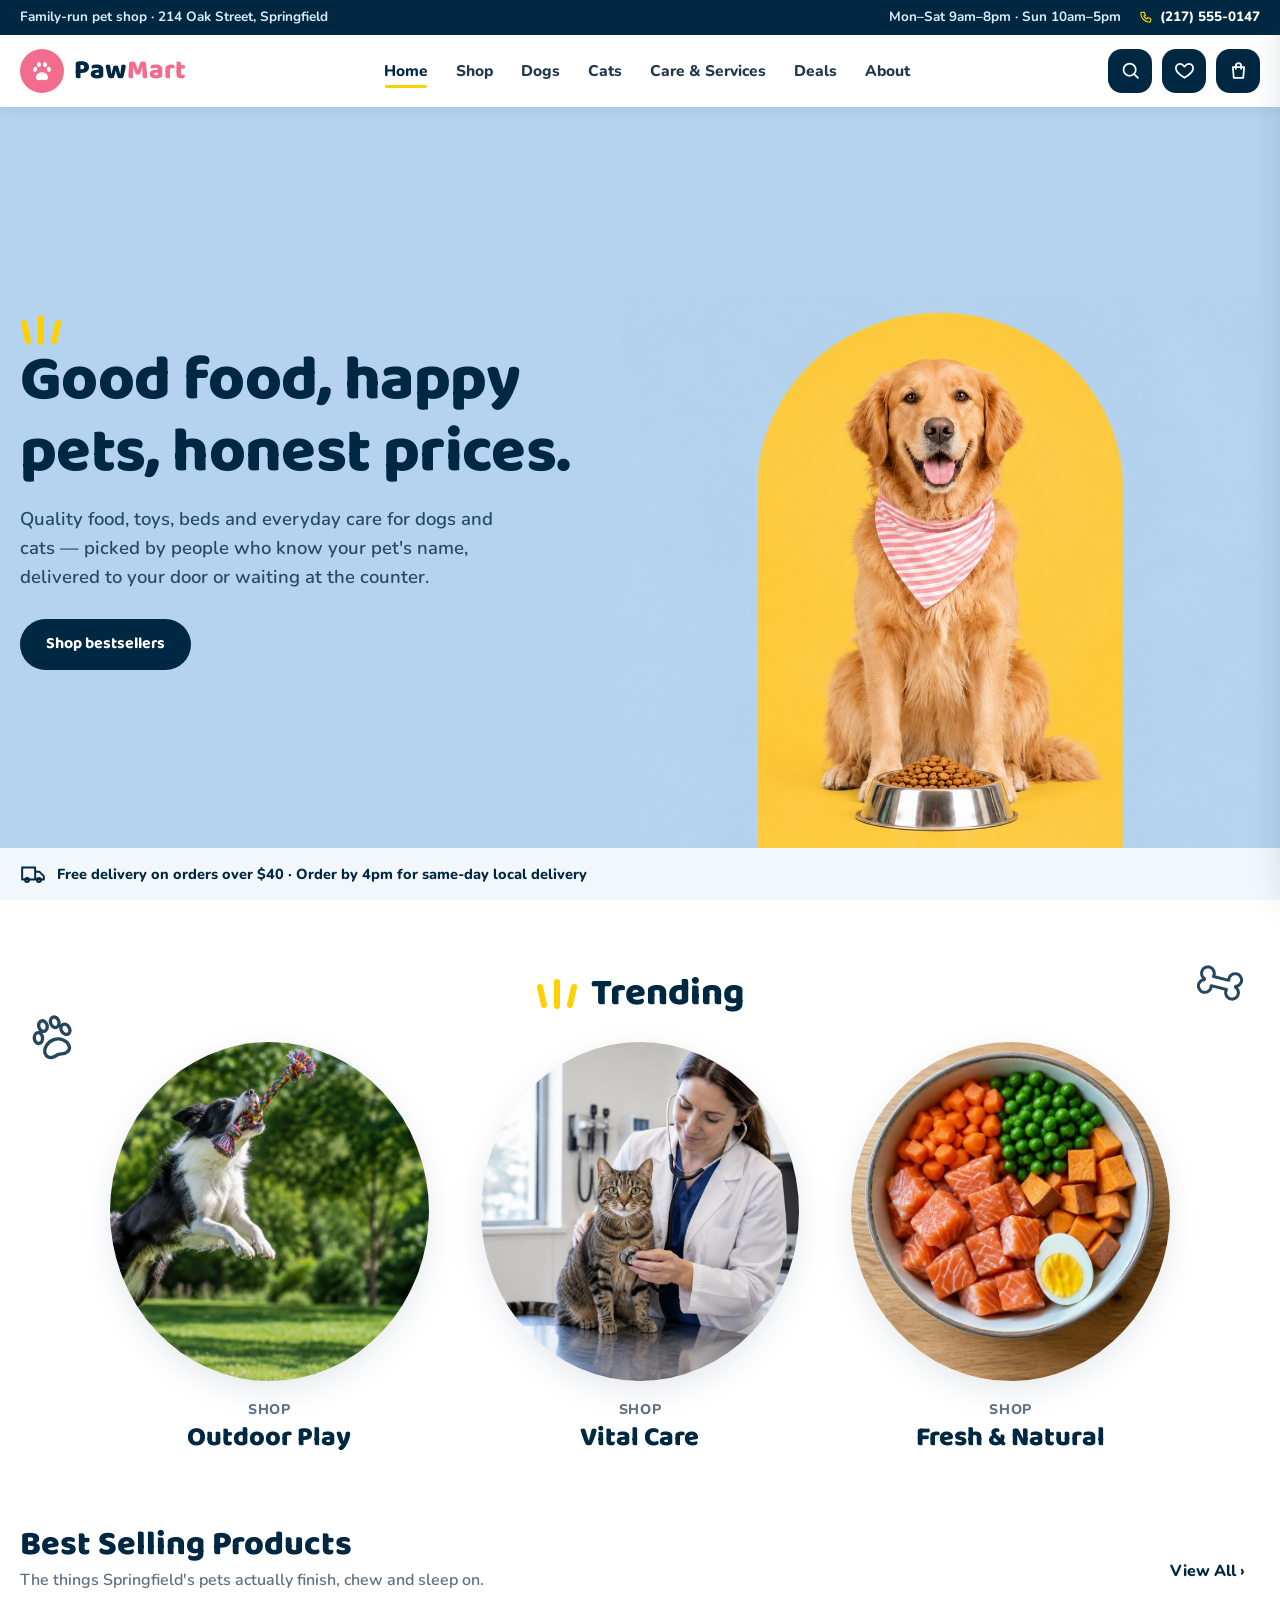
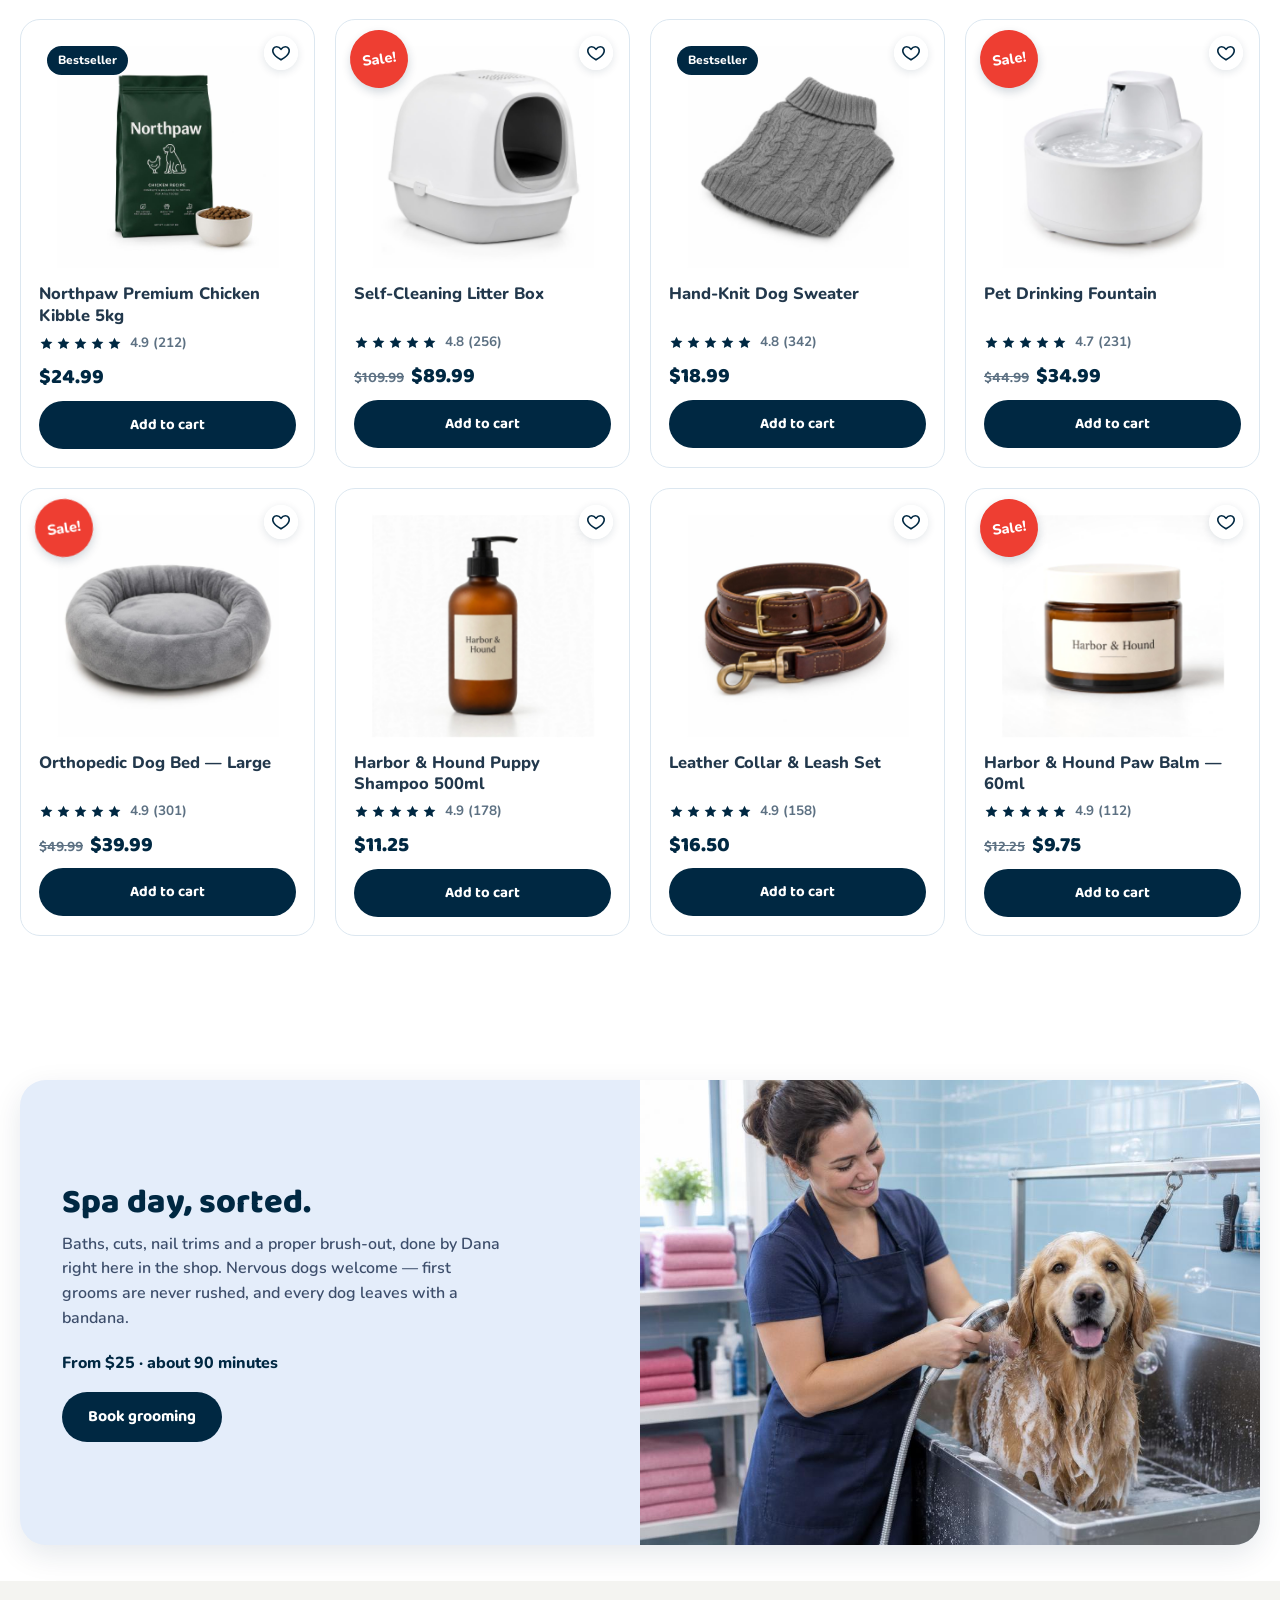
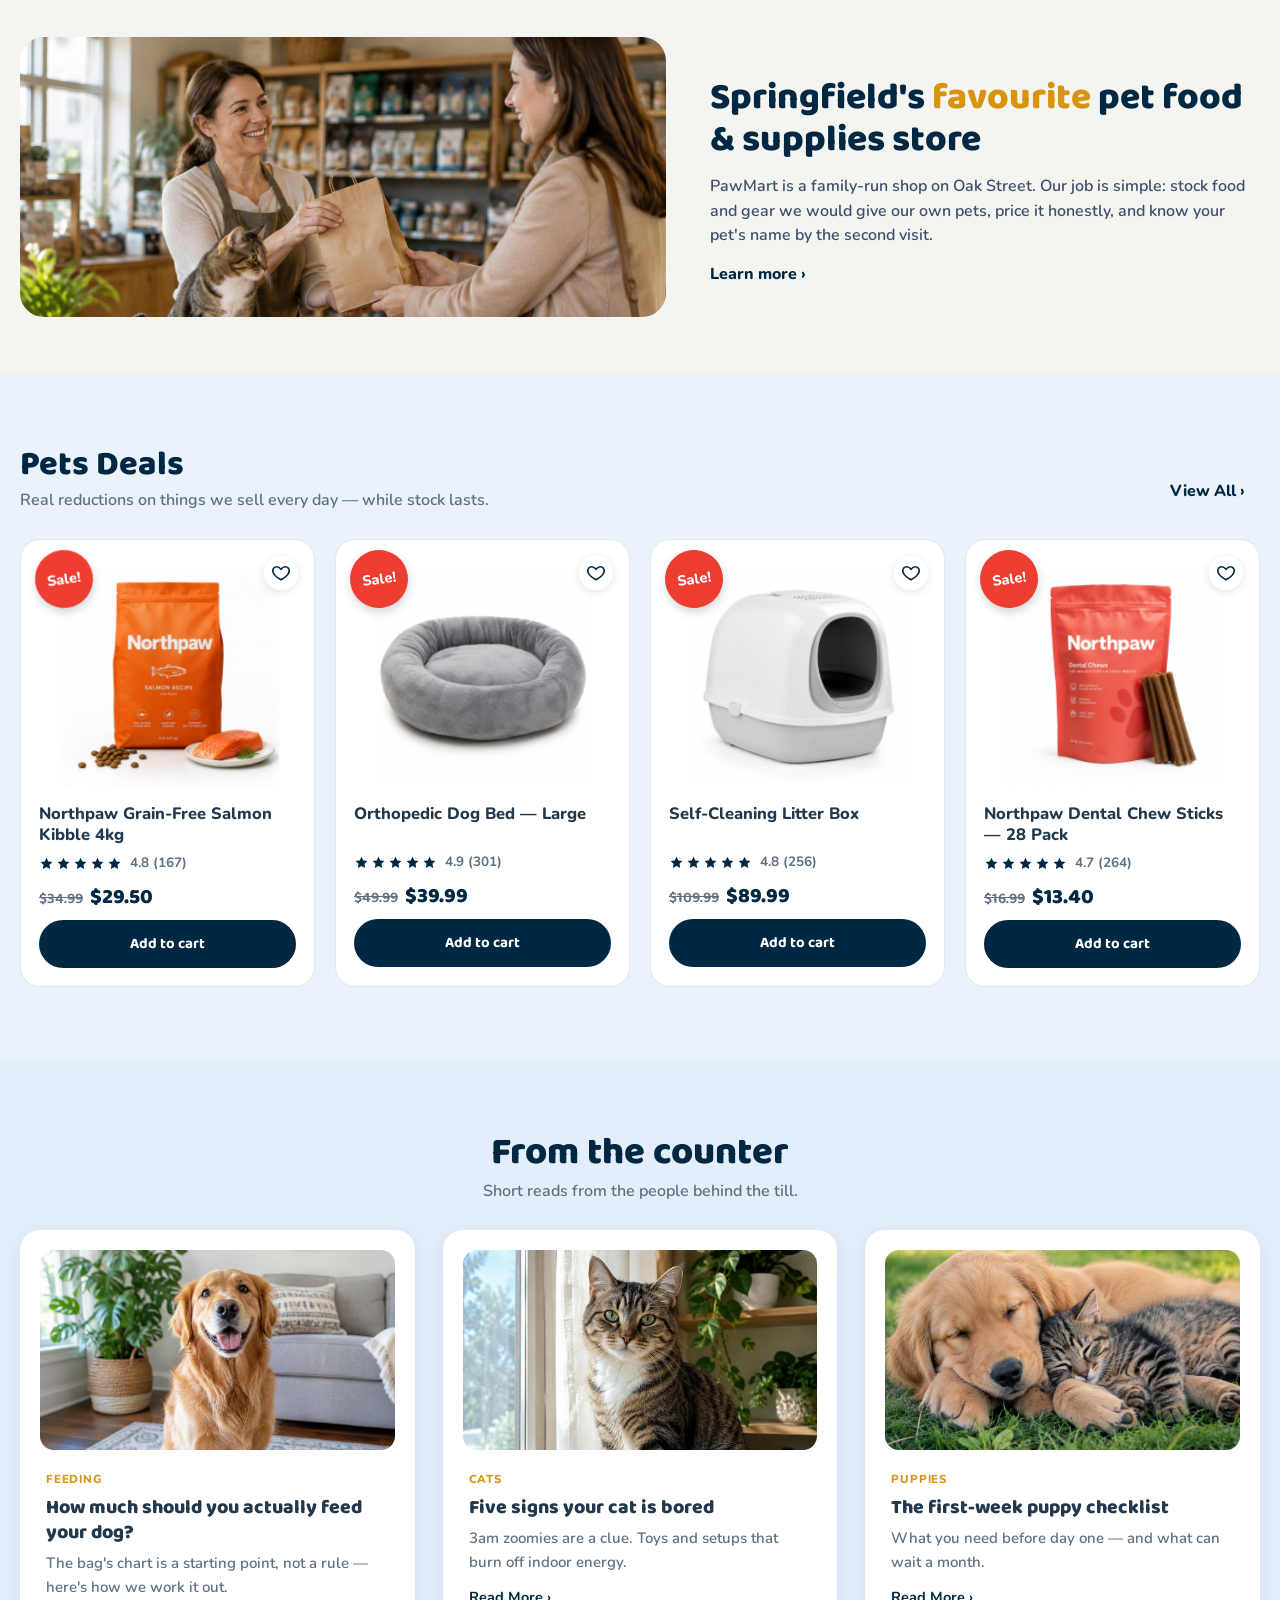
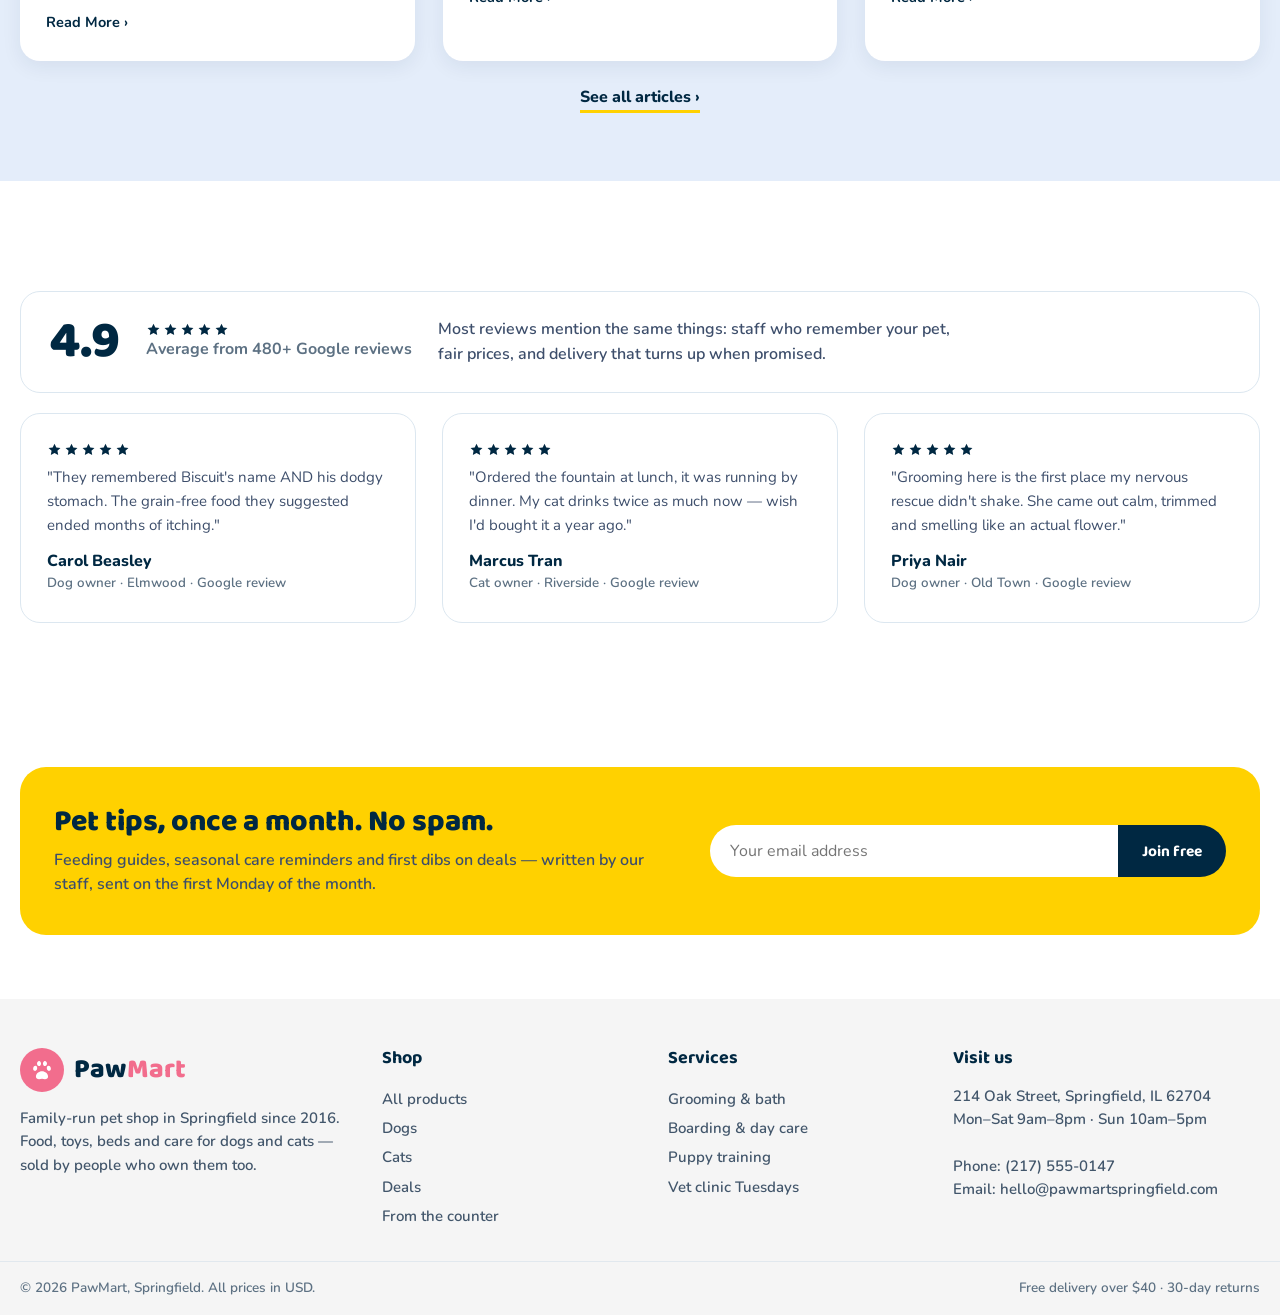
<file: index.html>
<!DOCTYPE html>
<html lang="en">
<head>
<meta charset="UTF-8">
<meta name="viewport" content="width=device-width, initial-scale=1">
<title>PawMart — Pet food, toys, beds & care in Springfield</title>
<link rel="icon" type="image/svg+xml" href="images/favicon.svg">
<meta name="description" content="PawMart is Springfield's family pet shop: quality food, toys, beds and grooming for dogs and cats. Free delivery on orders over $40.">
<link rel="preconnect" href="https://fonts.googleapis.com">
<link rel="preconnect" href="https://fonts.gstatic.com" crossorigin>
<link href="https://fonts.googleapis.com/css2?family=Baloo+2:wght@600;700;800&family=Nunito:wght@400;600;700;800&display=swap" rel="stylesheet">
<link rel="stylesheet" href="style.css?v=50">
</head>
<body>
</div>
<header class="site">
  <div class="topbar"><div class="wrap topin"><span class="tb-left">Family-run pet shop · 214 Oak Street, Springfield</span><span class="tb-right"><span class="tb-hours">Mon–Sat 9am–8pm · Sun 10am–5pm</span><a class="tb-phone" href="tel:+12175550147" aria-label="Call PawMart on (217) 555-0147"><svg viewBox="0 0 24 24" aria-hidden="true"><path d="M5 4h4l2 5-2.5 1.5a12 12 0 0 0 5 5L15 13l5 2v4a2 2 0 0 1-2 2A16 16 0 0 1 3 6a2 2 0 0 1 2-2z"/></svg>(217) 555-0147</a></span></div></div>
  <div class="head wrap">
    <a class="logo" href="index.html"><span class="paw"><svg viewBox="0 0 24 24" fill="#fff" aria-hidden="true"><path d="M12 13.2c2.9 0 5.6 2.3 5.6 4.7 0 1.6-1.2 2.6-2.9 2.6-1 0-1.7-.4-2.7-.4s-1.7.4-2.7.4c-1.7 0-2.9-1-2.9-2.6 0-2.4 2.7-4.7 5.6-4.7zM6.2 8.1c1 .2 1.6 1.4 1.3 2.7-.3 1.3-1.3 2.2-2.3 2-1-.2-1.6-1.4-1.3-2.7.3-1.3 1.3-2.2 2.3-2zm11.6 0c1-.2 2 .7 2.3 2 .3 1.3-.3 2.5-1.3 2.7-1 .2-2-.7-2.3-2-.3-1.3.3-2.5 1.3-2.7zM9.4 3.6c1 .1 1.8 1.3 1.7 2.6-.1 1.3-1 2.3-2 2.2-1-.1-1.8-1.3-1.7-2.6.1-1.3 1-2.3 2-2.2zm5.2 0c1-.1 1.9.9 2 2.2.1 1.3-.7 2.5-1.7 2.6-1 .1-1.9-.9-2-2.2-.1-1.3.7-2.5 1.7-2.6z"/></svg></span><span class="lname">Paw<em>Mart</em></span></a>
    <nav class="mainnav" aria-label="Main"><a href="index.html" class="on">Home</a><a href="shop.html">Shop</a><a href="dogs.html">Dogs</a><a href="cats.html">Cats</a><a href="care.html">Care &amp; Services</a><a href="deals.html">Deals</a><a href="about.html">About</a></nav>
    <div class="headactions">
      <a class="iconbtn" href="shop.html#search" aria-label="Search products"><svg viewBox="0 0 24 24" aria-hidden="true"><circle cx="11" cy="11" r="7"/><path d="M20.5 20.5L16.7 16.7"/></svg></a>
      <a class="iconbtn hide-sm" href="shop.html?fav=1" aria-label="Your favourites"><svg viewBox="0 0 24 24" aria-hidden="true"><path d="M12 20.2S3.4 15.3 2.3 10.6C1.5 7.2 3.7 4.5 6.8 4.5c2 0 3.7 1.1 5.2 3.1 1.5-2 3.2-3.1 5.2-3.1 3.1 0 5.3 2.7 4.5 6.1C20.6 15.3 12 20.2 12 20.2z"/></svg></a>
      <button class="iconbtn" id="openCart" type="button" aria-label="Open cart"><svg viewBox="0 0 24 24" aria-hidden="true"><path d="M5.5 8h13l-1.1 12.5H6.6L5.5 8z"/><path d="M9 10V6.5a3 3 0 0 1 6 0V10"/></svg><span id="cartCount">0</span></button>
    </div>
  </div>
</header>

<main>
  <section class="hero">
    <div class="wrap">
      <div class="hero-copy">
        <svg width="42" height="30" viewBox="0 0 42 30" fill="none" stroke="#FFD100" stroke-width="6" stroke-linecap="round" aria-hidden="true"><path d="M8 26 L4 8"/><path d="M21 27 L21 3"/><path d="M34 26 L38 8"/></svg>
        <h1>Good food, happy pets, honest prices.</h1>
        <p>Quality food, toys, beds and everyday care for dogs and cats — picked by people who know your pet's name, delivered to your door or waiting at the counter.</p>
        <a class="btn navyb" href="shop.html">Shop bestsellers</a>
      </div>
      <div class="hero-img composed">
        <img src="images/hero-final.jpg" alt="A happy golden retriever wearing a pink striped bandana, sitting inside a yellow arch with a bowl of kibble in front of it">
      </div>
    </div>
  </section>
  <div class="shipstrip"><div class="wrap"><svg width="26" height="26" viewBox="0 0 24 24" fill="none" stroke="#002842" stroke-width="1.8" stroke-linecap="round" stroke-linejoin="round"><path d="M2 6h12v11H2zM14 10h4l4 4v3h-8z"/><circle cx="6.5" cy="17.5" r="1.8"/><circle cx="17.5" cy="17.5" r="1.8"/></svg><span>Free delivery on orders over $40 · Order by 4pm for same-day local delivery</span></div></div>

  <section class="blk trendsec">
    <div class="wrap">
      <svg class="doodle pawd" width="54" height="54" viewBox="0 0 24 24" fill="none" stroke="#002842" stroke-width="1.5" stroke-linecap="round"><path d="M12 13.2c2.9 0 5.6 2.3 5.6 4.7 0 1.6-1.2 2.6-2.9 2.6-1 0-1.7-.4-2.7-.4s-1.7.4-2.7.4c-1.7 0-2.9-1-2.9-2.6 0-2.4 2.7-4.7 5.6-4.7zM6.2 8.1c1 .2 1.6 1.4 1.3 2.7-.3 1.3-1.3 2.2-2.3 2-1-.2-1.6-1.4-1.3-2.7.3-1.3 1.3-2.2 2.3-2zm11.6 0c1-.2 2 .7 2.3 2 .3 1.3-.3 2.5-1.3 2.7-1 .2-2-.7-2.3-2-.3-1.3.3-2.5 1.3-2.7zM9.4 3.6c1 .1 1.8 1.3 1.7 2.6-.1 1.3-1 2.3-2 2.2-1-.1-1.8-1.3-1.7-2.6.1-1.3 1-2.3 2-2.2zm5.2 0c1-.1 1.9.9 2 2.2.1 1.3-.7 2.5-1.7 2.6-1 .1-1.9-.9-2-2.2-.1-1.3.7-2.5 1.7-2.6z"/></svg><svg class="doodle boned" width="60" height="38" viewBox="0 0 64 40" fill="none" stroke="#002842" stroke-width="3.2" stroke-linejoin="round"><path d="M14.0 9.2 L15.6 8.9 L17.8 9.1 L20.5 10.6 L22.4 13.2 L22.9 16.5 L39.4 13.6 L38.7 10.9 L38.8 9.2 L39.6 7.2 L40.7 5.7 L43.6 3.9 L46.2 3.7 L48.4 4.3 L51.2 6.6 L52.1 8.5 L52.4 10.1 L51.7 13.4 L50.4 15.3 L48.8 16.4 L48.8 17.4 L50.9 18.1 L52.5 19.1 L54.2 21.4 L54.8 24.5 L54.0 27.6 L51.5 30.2 L50.0 30.8 L47.8 31.1 L44.7 30.3 L42.5 28.4 L41.4 26.3 L41.1 23.5 L24.6 26.4 L25.3 29.1 L25.2 30.8 L24.4 32.8 L23.3 34.3 L20.4 36.1 L17.8 36.3 L15.6 35.7 L12.8 33.4 L11.9 31.5 L11.6 29.9 L12.3 26.6 L13.6 24.7 L15.2 23.6 L15.2 22.6 L12.7 21.7 L10.9 20.3 L9.7 18.3 L9.2 16.1 L9.4 13.9 L10.0 12.4 L11.9 10.2 L14.0 9.3 Z"/></svg>
      <div class="sec-head center rv"><div class="hrow"><svg width="42" height="30" viewBox="0 0 42 30" fill="none" stroke="#FFD100" stroke-width="6" stroke-linecap="round" aria-hidden="true"><path d="M8 26 L4 8"/><path d="M21 27 L21 3"/><path d="M34 26 L38 8"/></svg><h2>Trending</h2></div></div>
      <div class="trendgrid">
        <a class="trend rv" href="dogs.html"><span class="blob b1"><img src="images/trend-play.jpg" alt="Border collie jumping for a rope toy in a park" style="object-position:88% 45%"></span><small>Shop</small><h3>Outdoor Play</h3></a>
        <a class="trend rv" href="care.html"><span class="blob b2"><img src="images/trend-care2.jpg" alt="Vet checking a tabby cat with a stethoscope" style="object-position:50% 62%"></span><small>Shop</small><h3>Vital Care</h3></a>
        <a class="trend rv" href="shop.html"><span class="blob b3"><img src="images/trend-fresh.jpg" alt="Bowl of fresh salmon, vegetables and egg for pets"></span><small>Shop</small><h3>Fresh &amp; Natural</h3></a>
      </div>
    </div>
  </section>

  

  <section class="blk" style="padding-top:0">
    <div class="wrap">
      <div class="sec-head rv"><div><h2>Best Selling Products</h2><p>The things Springfield's pets actually finish, chew and sleep on.</p></div><a class="more" href="shop.html">View All ›</a></div>
      <div class="grid" id="featuredGrid"></div>
    </div>
  </section>

  

  <section class="blk" style="padding-bottom:36px">
    <div class="wrap">
      <div class="groom rv">
        <div class="gtx">
          <h2>Spa day, sorted.</h2>
          <p>Baths, cuts, nail trims and a proper brush-out, done by Dana right here in the shop. Nervous dogs welcome — first grooms are never rushed, and every dog leaves with a bandana.</p>
          <div class="from">From $25 · about 90 minutes</div>
          <a class="btn navyb" href="care.html#book">Book grooming</a>
        </div>
        <img src="images/grooming.jpg" alt="A golden retriever being rinsed by our groomer in the shop's grooming tub">
      </div>
    </div>
  </section>
<section class="blk aboutstrip">
    <div class="wrap"><div class="inner"><div class="txt">
      
      <h2>Springfield's <span class="yw">favourite</span> pet food &amp; supplies store</h2>
      <p>PawMart is a family-run shop on Oak Street. Our job is simple: stock food and gear we would give our own pets, price it honestly, and know your pet's name by the second visit.</p>
      <a href="about.html">Learn more ›</a></div><img class="about-photo" src="images/about-strip.jpg" alt="Inside PawMart — a customer collecting her bag at the counter, with Pepper the cat watching">
    </div></div>
  </section>

  <section class="blk sky">
    <div class="wrap">
      <div class="sec-head rv"><div><h2>Pets Deals</h2><p>Real reductions on things we sell every day — while stock lasts.</p></div><a class="more" href="deals.html">View All ›</a></div>
      <div class="grid" id="dealsGridHome"></div>
    </div>
  </section>

  

  <section class="blk blogsec">
    <div class="wrap">
      <div class="sec-head center rv"><div><h2>From the counter</h2><p>Short reads from the people behind the till.</p></div></div>
      <div class="blog">
        <a class="bcard" href="article-feeding.html"><img src="images/tile-dog.jpg" alt="Golden retriever at home" style="object-position:50% 25%"><span class="bb"><span class="btag">Feeding</span><h3>How much should you actually feed your dog?</h3><p>The bag's chart is a starting point, not a rule — here's how we work it out.</p><span class="rmore">Read More</span></span></a>
        <a class="bcard" href="article-cat-boredom.html"><img src="images/tile-cat.jpg" alt="Tabby cat looking at the camera" style="object-position:50% 35%"><span class="bb"><span class="btag">Cats</span><h3>Five signs your cat is bored</h3><p>3am zoomies are a clue. Toys and setups that burn off indoor energy.</p><span class="rmore">Read More</span></span></a>
        <a class="bcard" href="article-puppy-checklist.html"><img src="images/hero.jpg" alt="A cat cuddling a puppy in the grass"><span class="bb"><span class="btag">Puppies</span><h3>The first-week puppy checklist</h3><p>What you need before day one — and what can wait a month.</p><span class="rmore">Read More</span></span></a>
      </div>
      <div class="allrow"><a href="articles.html">See all articles ›</a></div>
    </div>
  </section>

  <section class="blk" style="padding-top:44px">
    <div class="wrap">
      <div class="sec-head rv"><div><h2>What Springfield says</h2></div></div>
      <div class="rev-summary"><div class="big">4.9</div><div><span class="stars" data-stars="4.9"></span><p style="font-weight:700;color:var(--mut)">Average from 480+ Google reviews</p></div><p style="font-weight:600;color:#3D4E6B;max-width:52ch">Most reviews mention the same things: staff who remember your pet, fair prices, and delivery that turns up when promised.</p></div>
      <div class="rev-grid">
        <div class="rev rv"><span class="stars" data-stars="5"></span><p>"They remembered Biscuit's name AND his dodgy stomach. The grain-free food they suggested ended months of itching."</p><div class="who">Carol Beasley<small>Dog owner · Elmwood · Google review</small></div></div>
        <div class="rev rv"><span class="stars" data-stars="5"></span><p>"Ordered the fountain at lunch, it was running by dinner. My cat drinks twice as much now — wish I'd bought it a year ago."</p><div class="who">Marcus Tran<small>Cat owner · Riverside · Google review</small></div></div>
        <div class="rev rv"><span class="stars" data-stars="5"></span><p>"Grooming here is the first place my nervous rescue didn't shake. She came out calm, trimmed and smelling like an actual flower."</p><div class="who">Priya Nair<small>Dog owner · Old Town · Google review</small></div></div>
      </div>
    </div>
  </section>

  <section class="blk" style="padding-bottom:0">
    <div class="wrap">
      <div class="news">
        <div><h2>Pet tips, once a month. No spam.</h2><p>Feeding guides, seasonal care reminders and first dibs on deals — written by our staff, sent on the first Monday of the month.</p></div>
        <div><form id="newsForm" onsubmit="return newsSubmit(event)"><input id="newsEmail" type="email" placeholder="Your email address" aria-label="Email address"><button type="submit">Join free</button></form><div id="newsMsg" role="status"></div></div>
      </div>
    </div>
  </section>
</main>

<footer class="site">
  <div class="foot wrap">
    <div>
      <a class="logo" href="index.html" style="margin-bottom:12px"><span class="paw"><svg viewBox="0 0 24 24" fill="#fff" aria-hidden="true"><path d="M12 13.2c2.9 0 5.6 2.3 5.6 4.7 0 1.6-1.2 2.6-2.9 2.6-1 0-1.7-.4-2.7-.4s-1.7.4-2.7.4c-1.7 0-2.9-1-2.9-2.6 0-2.4 2.7-4.7 5.6-4.7zM6.2 8.1c1 .2 1.6 1.4 1.3 2.7-.3 1.3-1.3 2.2-2.3 2-1-.2-1.6-1.4-1.3-2.7.3-1.3 1.3-2.2 2.3-2zm11.6 0c1-.2 2 .7 2.3 2 .3 1.3-.3 2.5-1.3 2.7-1 .2-2-.7-2.3-2-.3-1.3.3-2.5 1.3-2.7zM9.4 3.6c1 .1 1.8 1.3 1.7 2.6-.1 1.3-1 2.3-2 2.2-1-.1-1.8-1.3-1.7-2.6.1-1.3 1-2.3 2-2.2zm5.2 0c1-.1 1.9.9 2 2.2.1 1.3-.7 2.5-1.7 2.6-1 .1-1.9-.9-2-2.2-.1-1.3.7-2.5 1.7-2.6z"/></svg></span><span class="lname">Paw<em>Mart</em></span></a>
      <p>Family-run pet shop in Springfield since 2016. Food, toys, beds and care for dogs and cats — sold by people who own them too.</p>
    </div>
    <div><h4>Shop</h4><a href="shop.html">All products</a><a href="dogs.html">Dogs</a><a href="cats.html">Cats</a><a href="deals.html">Deals</a><a href="articles.html">From the counter</a></div>
    <div><h4>Services</h4><a href="care.html">Grooming &amp; bath</a><a href="care.html">Boarding &amp; day care</a><a href="care.html">Puppy training</a><a href="care.html">Vet clinic Tuesdays</a></div>
    <div><h4>Visit us</h4><p>214 Oak Street, Springfield, IL 62704<br>Mon–Sat 9am–8pm · Sun 10am–5pm<br><br>Phone: (217) 555-0147<br>Email: hello@pawmartspringfield.com</p></div>
  </div>
  <div class="footbot"><span>© 2026 PawMart, Springfield. All prices in USD.</span><span>Free delivery over $40 · 30-day returns</span></div>
</footer>

<div id="overlay"></div>
<aside id="drawer" aria-label="Shopping cart">
  <div class="dhead"><h3>Your cart</h3><button id="closeCart" type="button" aria-label="Close cart">✕</button></div>
  <div id="drawerItems"></div>
  <div class="dfoot">
    <div id="freeNote"></div><div class="freebar"><div id="freeFill"></div></div>
    <div class="trow"><span>Subtotal</span><span id="subTotal">$0.00</span></div>
    <div class="trow"><span>Delivery</span><span id="delTotal">—</span></div>
    <div class="trow total"><span>Total</span><span id="grandTotal">$0.00</span></div>
    <button class="btn solid" id="goCheckout" type="button">Go to checkout</button>
  </div>
</aside>

<div id="modal" role="dialog" aria-label="Checkout">
  <div class="mbox">
    <button class="mclose" id="closeModal" type="button" aria-label="Close checkout">✕</button>
    <div id="checkoutFormWrap">
      <h3>Checkout</h3><p class="sub">Pay on delivery — cash or card at your door.</p>
      <div id="sumBox"></div>
      <form id="coForm" novalidate>
        <div class="field" id="f-name"><label for="inName">Your name</label><input id="inName" type="text" placeholder="e.g. Alex Morgan" autocomplete="name"></div>
        <div class="field" id="f-phone"><label for="inPhone">Phone (we'll call to confirm)</label><input id="inPhone" type="tel" placeholder="e.g. 217 555 0123" autocomplete="tel"></div>
        <div class="field" id="f-addr"><label for="inAddr">Delivery address</label><textarea id="inAddr" rows="2" placeholder="Street, house number, area"></textarea></div>
        <label style="display:block;font-weight:800;font-size:14px;margin-bottom:6px;color:var(--navy)">Payment</label>
        <div class="payrow"><button type="button" class="payopt sel" data-pay="Cash on delivery">Cash on delivery</button><button type="button" class="payopt" data-pay="Card on delivery">Card on delivery</button></div>
        <button class="btn solid" type="submit" style="width:100%">Place order</button>
      </form>
    </div>
    <div id="successWrap" style="display:none">
      <div class="okic">✓</div>
      <h3>Order placed</h3>
      <div id="ordNo"></div>
      <p id="successDetail"></p>
      <button class="btn navyb" id="successClose" type="button">Keep shopping</button>
    </div>
  </div>
</div>
<div id="toast" role="status"></div>
<script src="shop.js?v=50"></script>
</body>
</html>
</file>
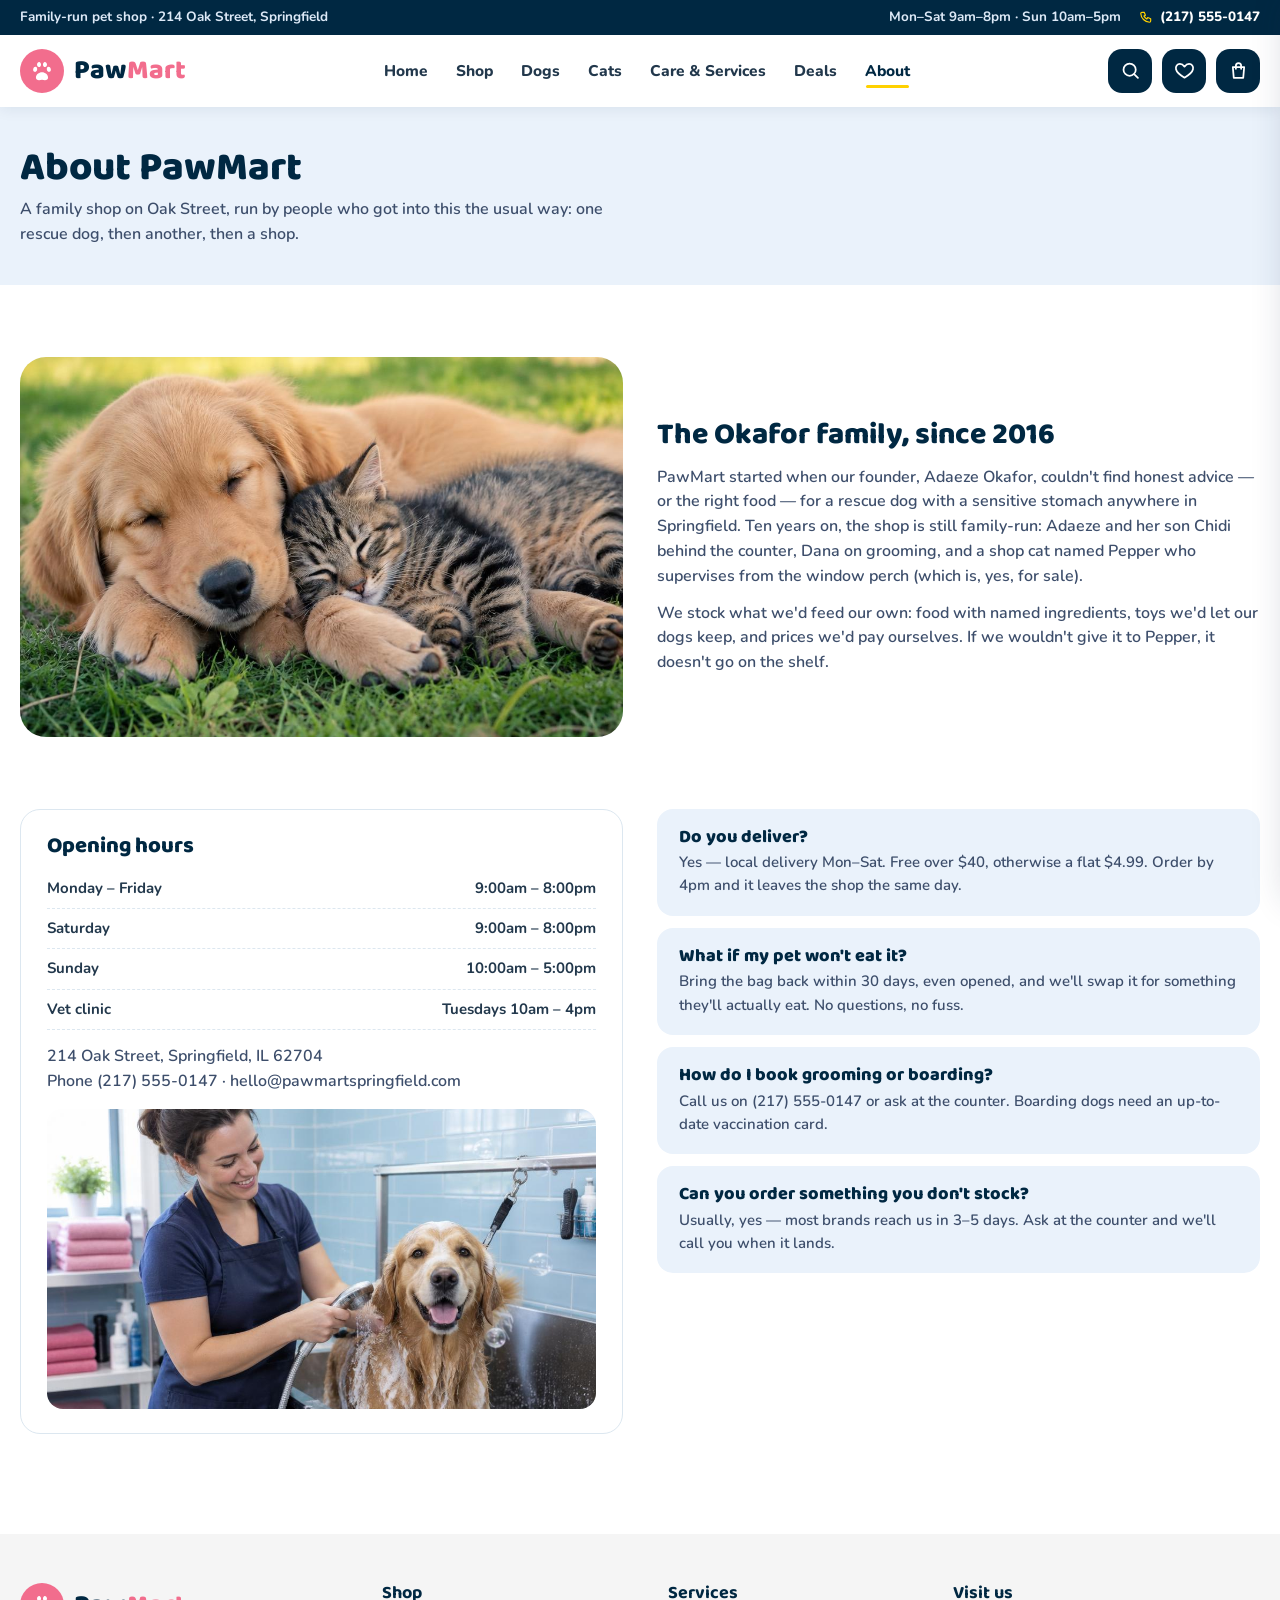
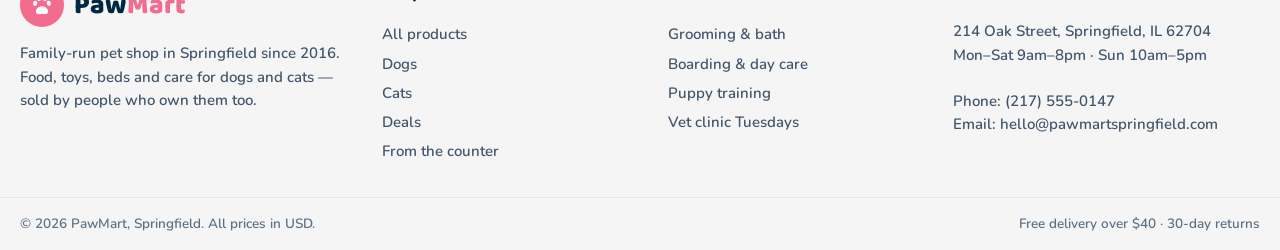
<file: about.html>
<!DOCTYPE html>
<html lang="en">
<head>
<meta charset="UTF-8">
<meta name="viewport" content="width=device-width, initial-scale=1">
<title>About — PawMart</title>
<link rel="icon" type="image/svg+xml" href="images/favicon.svg">
<meta name="description" content="PawMart is Springfield's family pet shop: quality food, toys, beds and grooming for dogs and cats. Free delivery on orders over $40.">
<link rel="preconnect" href="https://fonts.googleapis.com">
<link rel="preconnect" href="https://fonts.gstatic.com" crossorigin>
<link href="https://fonts.googleapis.com/css2?family=Baloo+2:wght@600;700;800&family=Nunito:wght@400;600;700;800&display=swap" rel="stylesheet">
<link rel="stylesheet" href="style.css?v=50">
</head>
<body>
</div>
<header class="site">
  <div class="topbar"><div class="wrap topin"><span class="tb-left">Family-run pet shop · 214 Oak Street, Springfield</span><span class="tb-right"><span class="tb-hours">Mon–Sat 9am–8pm · Sun 10am–5pm</span><a class="tb-phone" href="tel:+12175550147" aria-label="Call PawMart on (217) 555-0147"><svg viewBox="0 0 24 24" aria-hidden="true"><path d="M5 4h4l2 5-2.5 1.5a12 12 0 0 0 5 5L15 13l5 2v4a2 2 0 0 1-2 2A16 16 0 0 1 3 6a2 2 0 0 1 2-2z"/></svg>(217) 555-0147</a></span></div></div>
  <div class="head wrap">
    <a class="logo" href="index.html"><span class="paw"><svg viewBox="0 0 24 24" fill="#fff" aria-hidden="true"><path d="M12 13.2c2.9 0 5.6 2.3 5.6 4.7 0 1.6-1.2 2.6-2.9 2.6-1 0-1.7-.4-2.7-.4s-1.7.4-2.7.4c-1.7 0-2.9-1-2.9-2.6 0-2.4 2.7-4.7 5.6-4.7zM6.2 8.1c1 .2 1.6 1.4 1.3 2.7-.3 1.3-1.3 2.2-2.3 2-1-.2-1.6-1.4-1.3-2.7.3-1.3 1.3-2.2 2.3-2zm11.6 0c1-.2 2 .7 2.3 2 .3 1.3-.3 2.5-1.3 2.7-1 .2-2-.7-2.3-2-.3-1.3.3-2.5 1.3-2.7zM9.4 3.6c1 .1 1.8 1.3 1.7 2.6-.1 1.3-1 2.3-2 2.2-1-.1-1.8-1.3-1.7-2.6.1-1.3 1-2.3 2-2.2zm5.2 0c1-.1 1.9.9 2 2.2.1 1.3-.7 2.5-1.7 2.6-1 .1-1.9-.9-2-2.2-.1-1.3.7-2.5 1.7-2.6z"/></svg></span><span class="lname">Paw<em>Mart</em></span></a>
    <nav class="mainnav" aria-label="Main"><a href="index.html">Home</a><a href="shop.html">Shop</a><a href="dogs.html">Dogs</a><a href="cats.html">Cats</a><a href="care.html">Care &amp; Services</a><a href="deals.html">Deals</a><a href="about.html" class="on">About</a></nav>
    <div class="headactions">
      <a class="iconbtn" href="shop.html#search" aria-label="Search products"><svg viewBox="0 0 24 24" aria-hidden="true"><circle cx="11" cy="11" r="7"/><path d="M20.5 20.5L16.7 16.7"/></svg></a>
      <a class="iconbtn hide-sm" href="shop.html?fav=1" aria-label="Your favourites"><svg viewBox="0 0 24 24" aria-hidden="true"><path d="M12 20.2S3.4 15.3 2.3 10.6C1.5 7.2 3.7 4.5 6.8 4.5c2 0 3.7 1.1 5.2 3.1 1.5-2 3.2-3.1 5.2-3.1 3.1 0 5.3 2.7 4.5 6.1C20.6 15.3 12 20.2 12 20.2z"/></svg></a>
      <button class="iconbtn" id="openCart" type="button" aria-label="Open cart"><svg viewBox="0 0 24 24" aria-hidden="true"><path d="M5.5 8h13l-1.1 12.5H6.6L5.5 8z"/><path d="M9 10V6.5a3 3 0 0 1 6 0V10"/></svg><span id="cartCount">0</span></button>
    </div>
  </div>
</header>

<main>
  <section class="pagehead"><div class="wrap"><h1>About PawMart</h1><p>A family shop on Oak Street, run by people who got into this the usual way: one rescue dog, then another, then a shop.</p></div></section>
  <section class="blk">
    <div class="wrap twocol">
      <img src="images/hero.jpg" alt="A cat cuddling a puppy in the grass">
      <div>
        <h2 style="font-size:30px;margin-bottom:12px">The Okafor family, since 2016</h2>
        <p style="color:#3D4E6B;font-weight:600;margin-bottom:12px">PawMart started when our founder, Adaeze Okafor, couldn't find honest advice — or the right food — for a rescue dog with a sensitive stomach anywhere in Springfield. Ten years on, the shop is still family-run: Adaeze and her son Chidi behind the counter, Dana on grooming, and a shop cat named Pepper who supervises from the window perch (which is, yes, for sale).</p>
        <p style="color:#3D4E6B;font-weight:600">We stock what we'd feed our own: food with named ingredients, toys we'd let our dogs keep, and prices we'd pay ourselves. If we wouldn't give it to Pepper, it doesn't go on the shelf.</p>
      </div>
    </div>
  </section>
  <section class="blk" style="padding-top:0;padding-bottom:36px">
    <div class="wrap twocol" style="align-items:start">
      <div class="hours"><h3 style="font-size:22px;margin-bottom:10px">Opening hours</h3>
        <div class="trow"><span>Monday – Friday</span><span>9:00am – 8:00pm</span></div>
        <div class="trow"><span>Saturday</span><span>9:00am – 8:00pm</span></div>
        <div class="trow"><span>Sunday</span><span>10:00am – 5:00pm</span></div>
        <div class="trow"><span>Vet clinic</span><span>Tuesdays 10am – 4pm</span></div>
        <p style="margin-top:14px;font-weight:600;color:#3D4E6B">214 Oak Street, Springfield, IL 62704<br>Phone (217) 555-0147 · hello@pawmartspringfield.com</p>
      <img src="images/grooming.jpg" alt="Dana grooming a golden retriever in the PawMart grooming room" style="width:100%;height:300px;object-fit:cover;object-position:50% 20%;border-radius:16px;margin-top:16px;display:block"></div>
      <div class="faq">
        <div><h3>Do you deliver?</h3><p>Yes — local delivery Mon–Sat. Free over $40, otherwise a flat $4.99. Order by 4pm and it leaves the shop the same day.</p></div>
        <div><h3>What if my pet won't eat it?</h3><p>Bring the bag back within 30 days, even opened, and we'll swap it for something they'll actually eat. No questions, no fuss.</p></div>
        <div><h3>How do I book grooming or boarding?</h3><p>Call us on (217) 555-0147 or ask at the counter. Boarding dogs need an up-to-date vaccination card.</p></div>
        <div><h3>Can you order something you don't stock?</h3><p>Usually, yes — most brands reach us in 3–5 days. Ask at the counter and we'll call you when it lands.</p></div>
        
      </div>
    </div>
  </section>
</main>

<footer class="site">
  <div class="foot wrap">
    <div>
      <a class="logo" href="index.html" style="margin-bottom:12px"><span class="paw"><svg viewBox="0 0 24 24" fill="#fff" aria-hidden="true"><path d="M12 13.2c2.9 0 5.6 2.3 5.6 4.7 0 1.6-1.2 2.6-2.9 2.6-1 0-1.7-.4-2.7-.4s-1.7.4-2.7.4c-1.7 0-2.9-1-2.9-2.6 0-2.4 2.7-4.7 5.6-4.7zM6.2 8.1c1 .2 1.6 1.4 1.3 2.7-.3 1.3-1.3 2.2-2.3 2-1-.2-1.6-1.4-1.3-2.7.3-1.3 1.3-2.2 2.3-2zm11.6 0c1-.2 2 .7 2.3 2 .3 1.3-.3 2.5-1.3 2.7-1 .2-2-.7-2.3-2-.3-1.3.3-2.5 1.3-2.7zM9.4 3.6c1 .1 1.8 1.3 1.7 2.6-.1 1.3-1 2.3-2 2.2-1-.1-1.8-1.3-1.7-2.6.1-1.3 1-2.3 2-2.2zm5.2 0c1-.1 1.9.9 2 2.2.1 1.3-.7 2.5-1.7 2.6-1 .1-1.9-.9-2-2.2-.1-1.3.7-2.5 1.7-2.6z"/></svg></span><span class="lname">Paw<em>Mart</em></span></a>
      <p>Family-run pet shop in Springfield since 2016. Food, toys, beds and care for dogs and cats — sold by people who own them too.</p>
    </div>
    <div><h4>Shop</h4><a href="shop.html">All products</a><a href="dogs.html">Dogs</a><a href="cats.html">Cats</a><a href="deals.html">Deals</a><a href="articles.html">From the counter</a></div>
    <div><h4>Services</h4><a href="care.html">Grooming &amp; bath</a><a href="care.html">Boarding &amp; day care</a><a href="care.html">Puppy training</a><a href="care.html">Vet clinic Tuesdays</a></div>
    <div><h4>Visit us</h4><p>214 Oak Street, Springfield, IL 62704<br>Mon–Sat 9am–8pm · Sun 10am–5pm<br><br>Phone: (217) 555-0147<br>Email: hello@pawmartspringfield.com</p></div>
  </div>
  <div class="footbot"><span>© 2026 PawMart, Springfield. All prices in USD.</span><span>Free delivery over $40 · 30-day returns</span></div>
</footer>

<div id="overlay"></div>
<aside id="drawer" aria-label="Shopping cart">
  <div class="dhead"><h3>Your cart</h3><button id="closeCart" type="button" aria-label="Close cart">✕</button></div>
  <div id="drawerItems"></div>
  <div class="dfoot">
    <div id="freeNote"></div><div class="freebar"><div id="freeFill"></div></div>
    <div class="trow"><span>Subtotal</span><span id="subTotal">$0.00</span></div>
    <div class="trow"><span>Delivery</span><span id="delTotal">—</span></div>
    <div class="trow total"><span>Total</span><span id="grandTotal">$0.00</span></div>
    <button class="btn solid" id="goCheckout" type="button">Go to checkout</button>
  </div>
</aside>

<div id="modal" role="dialog" aria-label="Checkout">
  <div class="mbox">
    <button class="mclose" id="closeModal" type="button" aria-label="Close checkout">✕</button>
    <div id="checkoutFormWrap">
      <h3>Checkout</h3><p class="sub">Pay on delivery — cash or card at your door.</p>
      <div id="sumBox"></div>
      <form id="coForm" novalidate>
        <div class="field" id="f-name"><label for="inName">Your name</label><input id="inName" type="text" placeholder="e.g. Alex Morgan" autocomplete="name"></div>
        <div class="field" id="f-phone"><label for="inPhone">Phone (we'll call to confirm)</label><input id="inPhone" type="tel" placeholder="e.g. 217 555 0123" autocomplete="tel"></div>
        <div class="field" id="f-addr"><label for="inAddr">Delivery address</label><textarea id="inAddr" rows="2" placeholder="Street, house number, area"></textarea></div>
        <label style="display:block;font-weight:800;font-size:14px;margin-bottom:6px;color:var(--navy)">Payment</label>
        <div class="payrow"><button type="button" class="payopt sel" data-pay="Cash on delivery">Cash on delivery</button><button type="button" class="payopt" data-pay="Card on delivery">Card on delivery</button></div>
        <button class="btn solid" type="submit" style="width:100%">Place order</button>
      </form>
    </div>
    <div id="successWrap" style="display:none">
      <div class="okic">✓</div>
      <h3>Order placed</h3>
      <div id="ordNo"></div>
      <p id="successDetail"></p>
      <button class="btn navyb" id="successClose" type="button">Keep shopping</button>
    </div>
  </div>
</div>
<div id="toast" role="status"></div>
<script src="shop.js?v=50"></script>
</body>
</html>
</file>
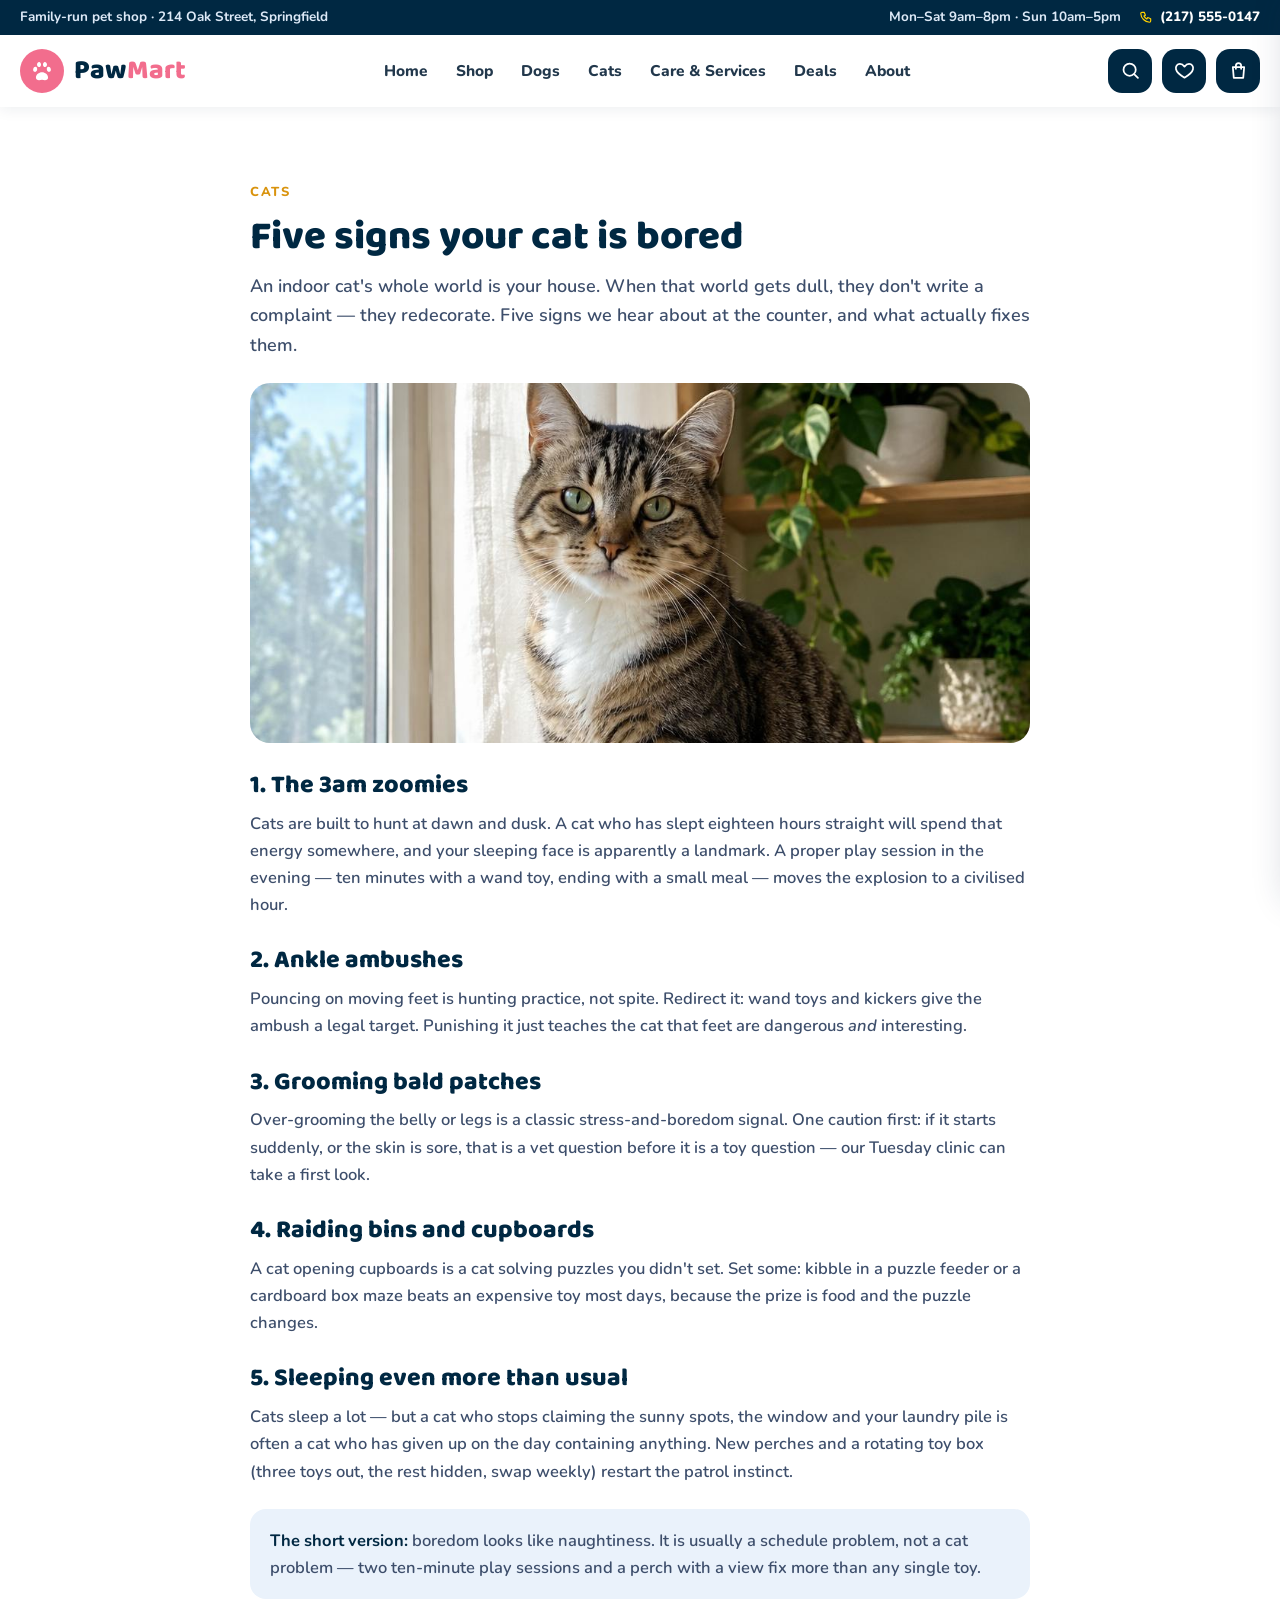
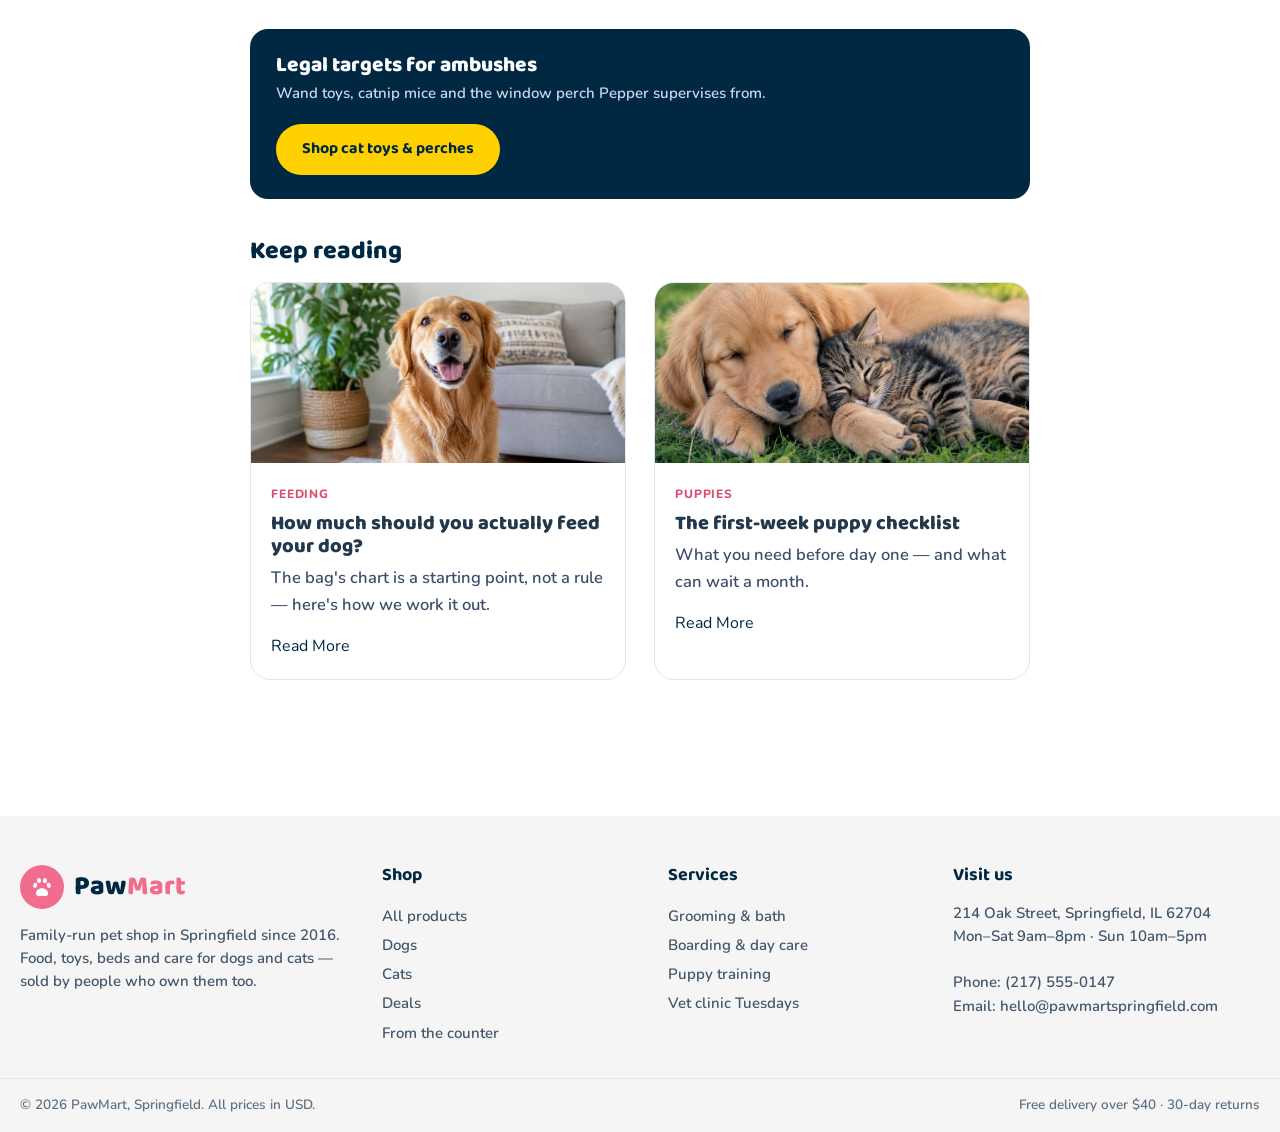
<file: article-cat-boredom.html>
<!DOCTYPE html>
<html lang="en">
<head>
<meta charset="UTF-8">
<meta name="viewport" content="width=device-width, initial-scale=1">
<title>Five signs your cat is bored — PawMart</title>
<link rel="icon" type="image/svg+xml" href="images/favicon.svg">
<meta name="description" content="Zoomies, ankle ambushes and bin raids: five signs of a bored indoor cat, and the play, perch and puzzle fixes that work.">
<link rel="preconnect" href="https://fonts.googleapis.com">
<link rel="preconnect" href="https://fonts.gstatic.com" crossorigin>
<link href="https://fonts.googleapis.com/css2?family=Baloo+2:wght@600;700;800&family=Nunito:wght@400;600;700;800&display=swap" rel="stylesheet">
<link rel="stylesheet" href="style.css?v=50">
</head>
<body>
</div>
<header class="site">
  <div class="topbar"><div class="wrap topin"><span class="tb-left">Family-run pet shop · 214 Oak Street, Springfield</span><span class="tb-right"><span class="tb-hours">Mon–Sat 9am–8pm · Sun 10am–5pm</span><a class="tb-phone" href="tel:+12175550147" aria-label="Call PawMart on (217) 555-0147"><svg viewBox="0 0 24 24" aria-hidden="true"><path d="M5 4h4l2 5-2.5 1.5a12 12 0 0 0 5 5L15 13l5 2v4a2 2 0 0 1-2 2A16 16 0 0 1 3 6a2 2 0 0 1 2-2z"/></svg>(217) 555-0147</a></span></div></div>
  <div class="head wrap">
    <a class="logo" href="index.html"><span class="paw"><svg viewBox="0 0 24 24" fill="#fff" aria-hidden="true"><path d="M12 13.2c2.9 0 5.6 2.3 5.6 4.7 0 1.6-1.2 2.6-2.9 2.6-1 0-1.7-.4-2.7-.4s-1.7.4-2.7.4c-1.7 0-2.9-1-2.9-2.6 0-2.4 2.7-4.7 5.6-4.7zM6.2 8.1c1 .2 1.6 1.4 1.3 2.7-.3 1.3-1.3 2.2-2.3 2-1-.2-1.6-1.4-1.3-2.7.3-1.3 1.3-2.2 2.3-2zm11.6 0c1-.2 2 .7 2.3 2 .3 1.3-.3 2.5-1.3 2.7-1 .2-2-.7-2.3-2-.3-1.3.3-2.5 1.3-2.7zM9.4 3.6c1 .1 1.8 1.3 1.7 2.6-.1 1.3-1 2.3-2 2.2-1-.1-1.8-1.3-1.7-2.6.1-1.3 1-2.3 2-2.2zm5.2 0c1-.1 1.9.9 2 2.2.1 1.3-.7 2.5-1.7 2.6-1 .1-1.9-.9-2-2.2-.1-1.3.7-2.5 1.7-2.6z"/></svg></span><span class="lname">Paw<em>Mart</em></span></a>
    <nav class="mainnav" aria-label="Main"><a href="index.html">Home</a><a href="shop.html">Shop</a><a href="dogs.html">Dogs</a><a href="cats.html">Cats</a><a href="care.html">Care &amp; Services</a><a href="deals.html">Deals</a><a href="about.html" >About</a></nav>
    <div class="headactions">
      <a class="iconbtn" href="shop.html#search" aria-label="Search products"><svg viewBox="0 0 24 24" aria-hidden="true"><circle cx="11" cy="11" r="7"/><path d="M20.5 20.5L16.7 16.7"/></svg></a>
      <a class="iconbtn hide-sm" href="shop.html?fav=1" aria-label="Your favourites"><svg viewBox="0 0 24 24" aria-hidden="true"><path d="M12 20.2S3.4 15.3 2.3 10.6C1.5 7.2 3.7 4.5 6.8 4.5c2 0 3.7 1.1 5.2 3.1 1.5-2 3.2-3.1 5.2-3.1 3.1 0 5.3 2.7 4.5 6.1C20.6 15.3 12 20.2 12 20.2z"/></svg></a>
      <button class="iconbtn" id="openCart" type="button" aria-label="Open cart"><svg viewBox="0 0 24 24" aria-hidden="true"><path d="M5.5 8h13l-1.1 12.5H6.6L5.5 8z"/><path d="M9 10V6.5a3 3 0 0 1 6 0V10"/></svg><span id="cartCount">0</span></button>
    </div>
  </div>
</header>

<main>
  <section class="blk"><div class="wrap"><div class="article">
    <span class="art-tag">Cats</span>
    <h1>Five signs your cat is bored</h1>
    <p class="stand">An indoor cat's whole world is your house. When that world gets dull, they don't write a complaint — they redecorate. Five signs we hear about at the counter, and what actually fixes them.</p>
    <img class="art-hero" src="images/tile-cat.jpg" alt="Tabby cat looking at the camera" style="object-position:50% 35%">
    <h2>1. The 3am zoomies</h2>
    <p>Cats are built to hunt at dawn and dusk. A cat who has slept eighteen hours straight will spend that energy somewhere, and your sleeping face is apparently a landmark. A proper play session in the evening — ten minutes with a wand toy, ending with a small meal — moves the explosion to a civilised hour.</p>
    <h2>2. Ankle ambushes</h2>
    <p>Pouncing on moving feet is hunting practice, not spite. Redirect it: wand toys and kickers give the ambush a legal target. Punishing it just teaches the cat that feet are dangerous <em>and</em> interesting.</p>
    <h2>3. Grooming bald patches</h2>
    <p>Over-grooming the belly or legs is a classic stress-and-boredom signal. One caution first: if it starts suddenly, or the skin is sore, that is a vet question before it is a toy question — our Tuesday clinic can take a first look.</p>
    <h2>4. Raiding bins and cupboards</h2>
    <p>A cat opening cupboards is a cat solving puzzles you didn't set. Set some: kibble in a puzzle feeder or a cardboard box maze beats an expensive toy most days, because the prize is food and the puzzle changes.</p>
    <h2>5. Sleeping even more than usual</h2>
    <p>Cats sleep a lot — but a cat who stops claiming the sunny spots, the window and your laundry pile is often a cat who has given up on the day containing anything. New perches and a rotating toy box (three toys out, the rest hidden, swap weekly) restart the patrol instinct.</p>
    <div class="art-tip"><p><strong>The short version:</strong> boredom looks like naughtiness. It is usually a schedule problem, not a cat problem — two ten-minute play sessions and a perch with a view fix more than any single toy.</p></div>
    <div class="art-cta"><div><h3>Legal targets for ambushes</h3><p>Wand toys, catnip mice and the window perch Pepper supervises from.</p></div><a class="btn" style="background:var(--yellow);color:var(--navy)" href="cats.html">Shop cat toys &amp; perches</a></div>
    <div class="keepread"><h2>Keep reading</h2><div class="blog" style="grid-template-columns:1fr 1fr"><a class="bcard" href="article-feeding.html"><img src="images/tile-dog.jpg" alt="Golden retriever at home" style="object-position:50% 25%"><span class="bb"><span class="btag">Feeding</span><h3>How much should you actually feed your dog?</h3><p>The bag's chart is a starting point, not a rule — here's how we work it out.</p><span class="rmore">Read More</span></span></a><a class="bcard" href="article-puppy-checklist.html"><img src="images/hero.jpg" alt="A cat cuddling a puppy in the grass"><span class="bb"><span class="btag">Puppies</span><h3>The first-week puppy checklist</h3><p>What you need before day one — and what can wait a month.</p><span class="rmore">Read More</span></span></a></div></div>
  </div></div></section>
</main>

<footer class="site">
  <div class="foot wrap">
    <div>
      <a class="logo" href="index.html" style="margin-bottom:12px"><span class="paw"><svg viewBox="0 0 24 24" fill="#fff" aria-hidden="true"><path d="M12 13.2c2.9 0 5.6 2.3 5.6 4.7 0 1.6-1.2 2.6-2.9 2.6-1 0-1.7-.4-2.7-.4s-1.7.4-2.7.4c-1.7 0-2.9-1-2.9-2.6 0-2.4 2.7-4.7 5.6-4.7zM6.2 8.1c1 .2 1.6 1.4 1.3 2.7-.3 1.3-1.3 2.2-2.3 2-1-.2-1.6-1.4-1.3-2.7.3-1.3 1.3-2.2 2.3-2zm11.6 0c1-.2 2 .7 2.3 2 .3 1.3-.3 2.5-1.3 2.7-1 .2-2-.7-2.3-2-.3-1.3.3-2.5 1.3-2.7zM9.4 3.6c1 .1 1.8 1.3 1.7 2.6-.1 1.3-1 2.3-2 2.2-1-.1-1.8-1.3-1.7-2.6.1-1.3 1-2.3 2-2.2zm5.2 0c1-.1 1.9.9 2 2.2.1 1.3-.7 2.5-1.7 2.6-1 .1-1.9-.9-2-2.2-.1-1.3.7-2.5 1.7-2.6z"/></svg></span><span class="lname">Paw<em>Mart</em></span></a>
      <p>Family-run pet shop in Springfield since 2016. Food, toys, beds and care for dogs and cats — sold by people who own them too.</p>
    </div>
    <div><h4>Shop</h4><a href="shop.html">All products</a><a href="dogs.html">Dogs</a><a href="cats.html">Cats</a><a href="deals.html">Deals</a><a href="articles.html">From the counter</a></div>
    <div><h4>Services</h4><a href="care.html">Grooming &amp; bath</a><a href="care.html">Boarding &amp; day care</a><a href="care.html">Puppy training</a><a href="care.html">Vet clinic Tuesdays</a></div>
    <div><h4>Visit us</h4><p>214 Oak Street, Springfield, IL 62704<br>Mon–Sat 9am–8pm · Sun 10am–5pm<br><br>Phone: (217) 555-0147<br>Email: hello@pawmartspringfield.com</p></div>
  </div>
  <div class="footbot"><span>© 2026 PawMart, Springfield. All prices in USD.</span><span>Free delivery over $40 · 30-day returns</span></div>
</footer>

<div id="overlay"></div>
<aside id="drawer" aria-label="Shopping cart">
  <div class="dhead"><h3>Your cart</h3><button id="closeCart" type="button" aria-label="Close cart">✕</button></div>
  <div id="drawerItems"></div>
  <div class="dfoot">
    <div id="freeNote"></div><div class="freebar"><div id="freeFill"></div></div>
    <div class="trow"><span>Subtotal</span><span id="subTotal">$0.00</span></div>
    <div class="trow"><span>Delivery</span><span id="delTotal">—</span></div>
    <div class="trow total"><span>Total</span><span id="grandTotal">$0.00</span></div>
    <button class="btn solid" id="goCheckout" type="button">Go to checkout</button>
  </div>
</aside>

<div id="modal" role="dialog" aria-label="Checkout">
  <div class="mbox">
    <button class="mclose" id="closeModal" type="button" aria-label="Close checkout">✕</button>
    <div id="checkoutFormWrap">
      <h3>Checkout</h3><p class="sub">Pay on delivery — cash or card at your door.</p>
      <div id="sumBox"></div>
      <form id="coForm" novalidate>
        <div class="field" id="f-name"><label for="inName">Your name</label><input id="inName" type="text" placeholder="e.g. Alex Morgan" autocomplete="name"></div>
        <div class="field" id="f-phone"><label for="inPhone">Phone (we'll call to confirm)</label><input id="inPhone" type="tel" placeholder="e.g. 217 555 0123" autocomplete="tel"></div>
        <div class="field" id="f-addr"><label for="inAddr">Delivery address</label><textarea id="inAddr" rows="2" placeholder="Street, house number, area"></textarea></div>
        <label style="display:block;font-weight:800;font-size:14px;margin-bottom:6px;color:var(--navy)">Payment</label>
        <div class="payrow"><button type="button" class="payopt sel" data-pay="Cash on delivery">Cash on delivery</button><button type="button" class="payopt" data-pay="Card on delivery">Card on delivery</button></div>
        <button class="btn solid" type="submit" style="width:100%">Place order</button>
      </form>
    </div>
    <div id="successWrap" style="display:none">
      <div class="okic">✓</div>
      <h3>Order placed</h3>
      <div id="ordNo"></div>
      <p id="successDetail"></p>
      <button class="btn navyb" id="successClose" type="button">Keep shopping</button>
    </div>
  </div>
</div>
<div id="toast" role="status"></div>
<script src="shop.js?v=50"></script>
</body>
</html>
</file>
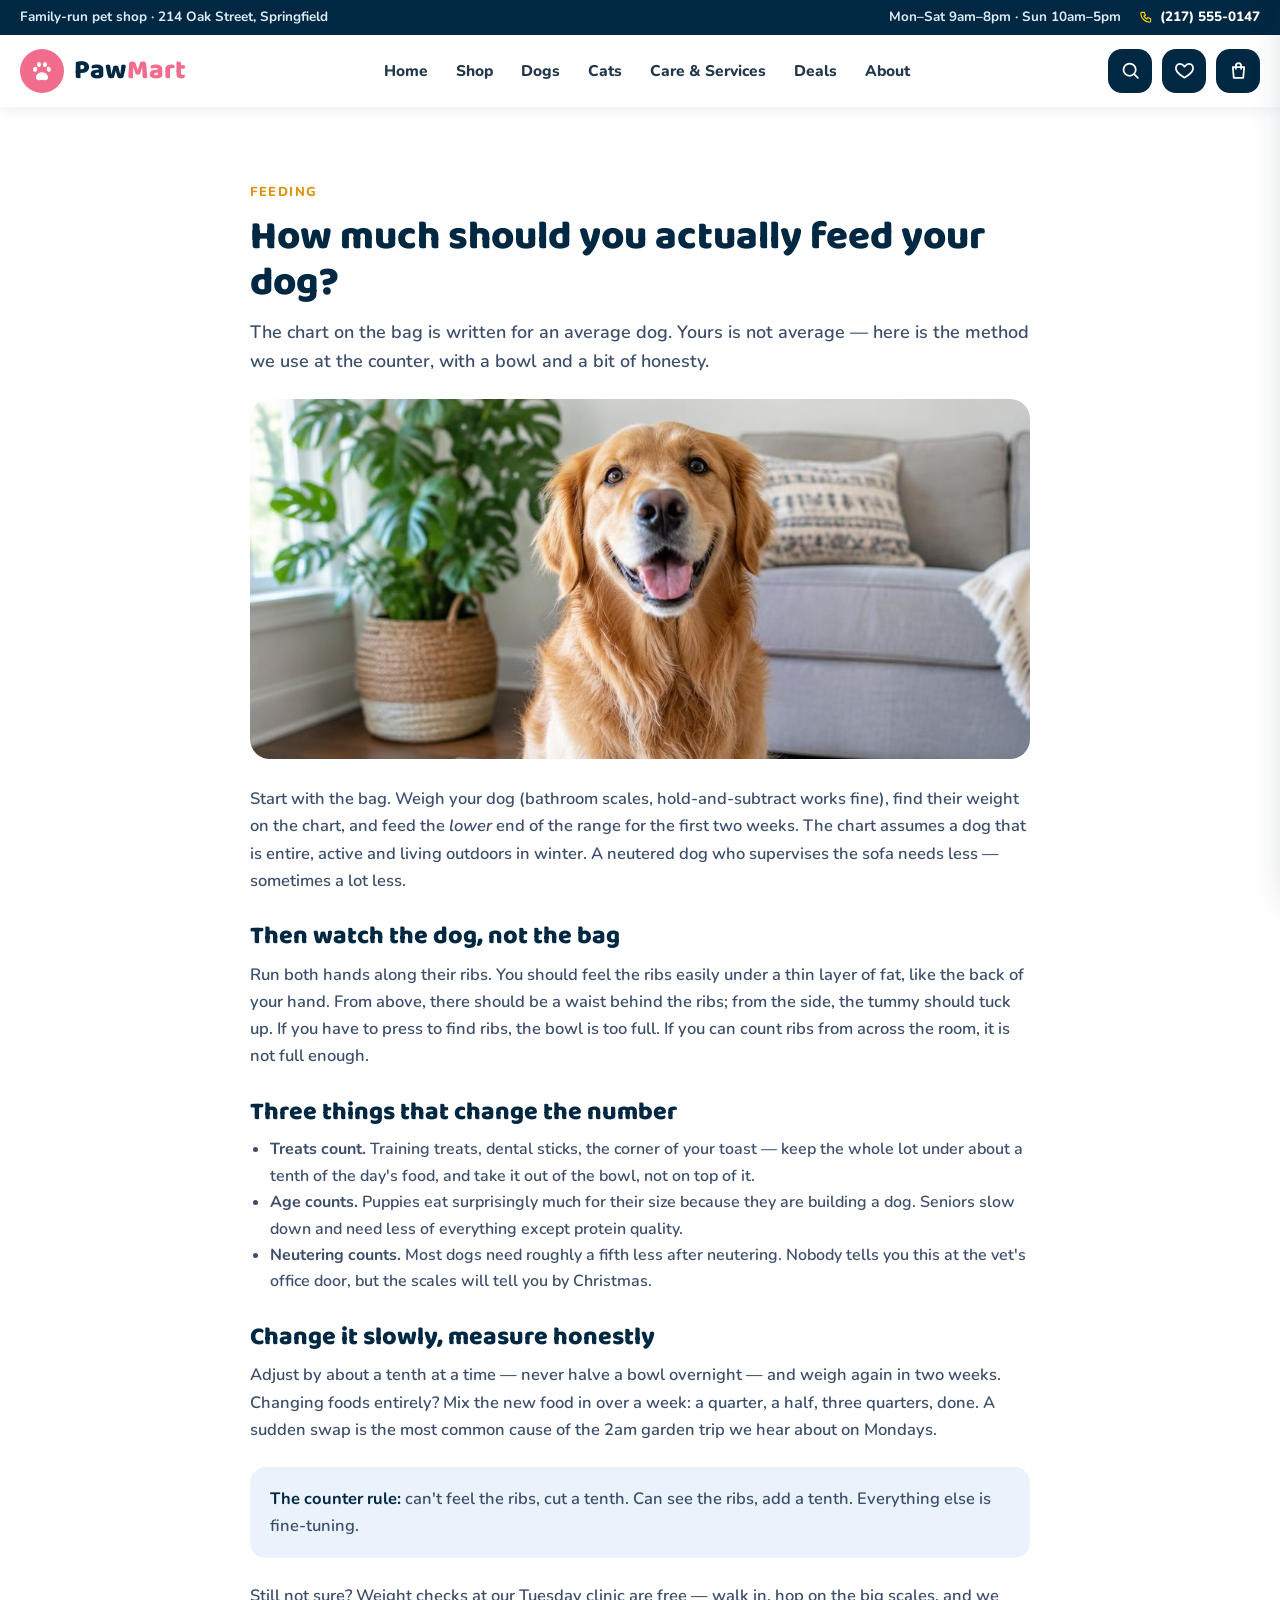
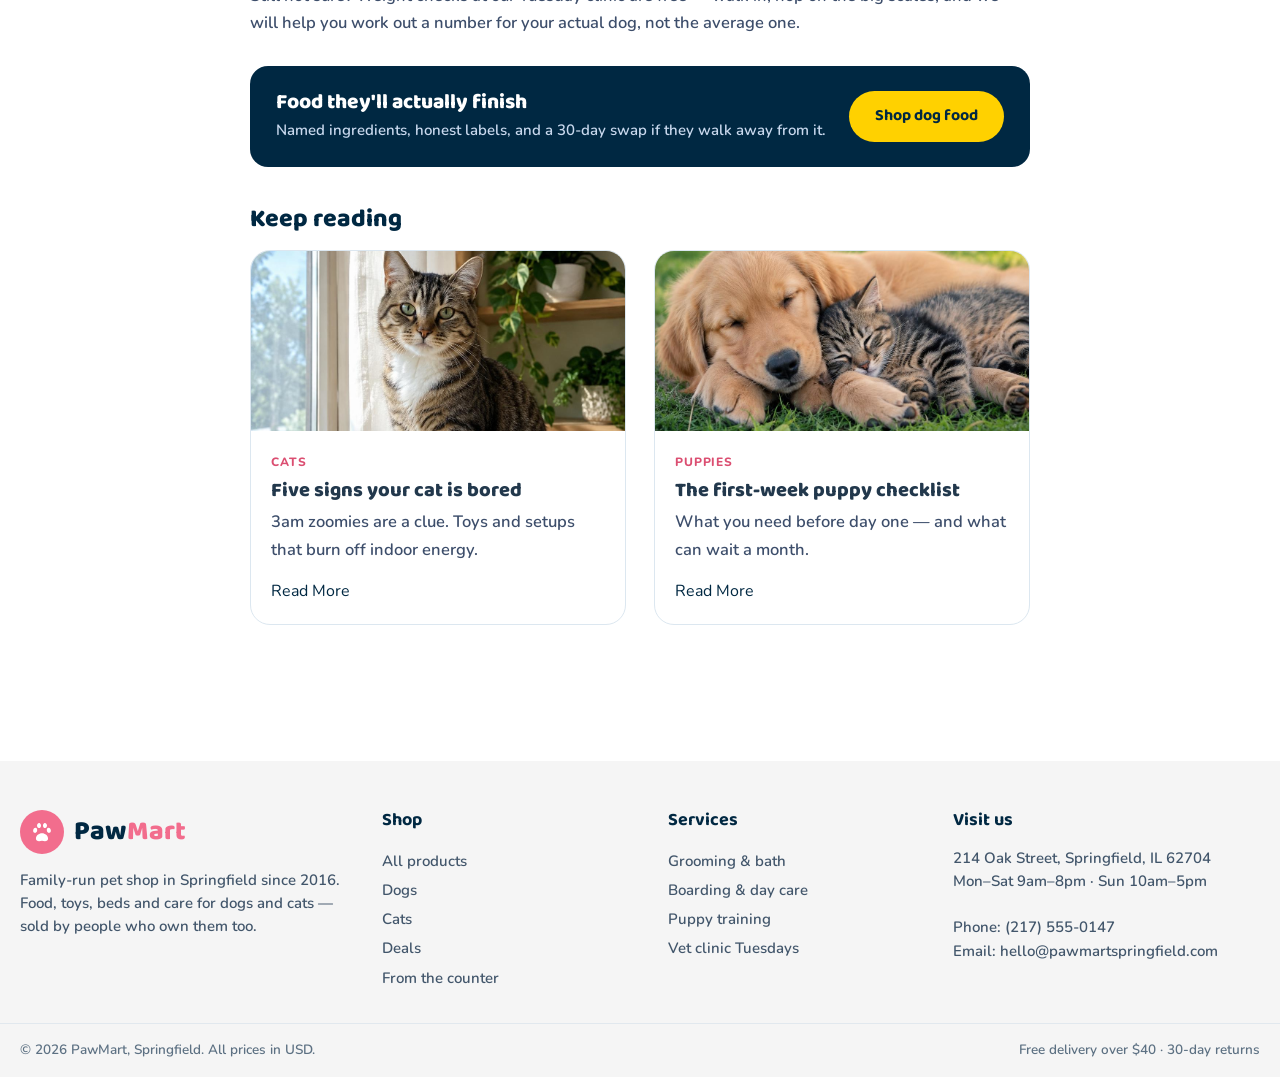
<file: article-feeding.html>
<!DOCTYPE html>
<html lang="en">
<head>
<meta charset="UTF-8">
<meta name="viewport" content="width=device-width, initial-scale=1">
<title>How much should you actually feed your dog? — PawMart</title>
<link rel="icon" type="image/svg+xml" href="images/favicon.svg">
<meta name="description" content="Feeding a dog by the bag chart rarely works. PawMart's counter method: ribs, waist, treats and the ten-percent rule.">
<link rel="preconnect" href="https://fonts.googleapis.com">
<link rel="preconnect" href="https://fonts.gstatic.com" crossorigin>
<link href="https://fonts.googleapis.com/css2?family=Baloo+2:wght@600;700;800&family=Nunito:wght@400;600;700;800&display=swap" rel="stylesheet">
<link rel="stylesheet" href="style.css?v=50">
</head>
<body>
</div>
<header class="site">
  <div class="topbar"><div class="wrap topin"><span class="tb-left">Family-run pet shop · 214 Oak Street, Springfield</span><span class="tb-right"><span class="tb-hours">Mon–Sat 9am–8pm · Sun 10am–5pm</span><a class="tb-phone" href="tel:+12175550147" aria-label="Call PawMart on (217) 555-0147"><svg viewBox="0 0 24 24" aria-hidden="true"><path d="M5 4h4l2 5-2.5 1.5a12 12 0 0 0 5 5L15 13l5 2v4a2 2 0 0 1-2 2A16 16 0 0 1 3 6a2 2 0 0 1 2-2z"/></svg>(217) 555-0147</a></span></div></div>
  <div class="head wrap">
    <a class="logo" href="index.html"><span class="paw"><svg viewBox="0 0 24 24" fill="#fff" aria-hidden="true"><path d="M12 13.2c2.9 0 5.6 2.3 5.6 4.7 0 1.6-1.2 2.6-2.9 2.6-1 0-1.7-.4-2.7-.4s-1.7.4-2.7.4c-1.7 0-2.9-1-2.9-2.6 0-2.4 2.7-4.7 5.6-4.7zM6.2 8.1c1 .2 1.6 1.4 1.3 2.7-.3 1.3-1.3 2.2-2.3 2-1-.2-1.6-1.4-1.3-2.7.3-1.3 1.3-2.2 2.3-2zm11.6 0c1-.2 2 .7 2.3 2 .3 1.3-.3 2.5-1.3 2.7-1 .2-2-.7-2.3-2-.3-1.3.3-2.5 1.3-2.7zM9.4 3.6c1 .1 1.8 1.3 1.7 2.6-.1 1.3-1 2.3-2 2.2-1-.1-1.8-1.3-1.7-2.6.1-1.3 1-2.3 2-2.2zm5.2 0c1-.1 1.9.9 2 2.2.1 1.3-.7 2.5-1.7 2.6-1 .1-1.9-.9-2-2.2-.1-1.3.7-2.5 1.7-2.6z"/></svg></span><span class="lname">Paw<em>Mart</em></span></a>
    <nav class="mainnav" aria-label="Main"><a href="index.html">Home</a><a href="shop.html">Shop</a><a href="dogs.html">Dogs</a><a href="cats.html">Cats</a><a href="care.html">Care &amp; Services</a><a href="deals.html">Deals</a><a href="about.html" >About</a></nav>
    <div class="headactions">
      <a class="iconbtn" href="shop.html#search" aria-label="Search products"><svg viewBox="0 0 24 24" aria-hidden="true"><circle cx="11" cy="11" r="7"/><path d="M20.5 20.5L16.7 16.7"/></svg></a>
      <a class="iconbtn hide-sm" href="shop.html?fav=1" aria-label="Your favourites"><svg viewBox="0 0 24 24" aria-hidden="true"><path d="M12 20.2S3.4 15.3 2.3 10.6C1.5 7.2 3.7 4.5 6.8 4.5c2 0 3.7 1.1 5.2 3.1 1.5-2 3.2-3.1 5.2-3.1 3.1 0 5.3 2.7 4.5 6.1C20.6 15.3 12 20.2 12 20.2z"/></svg></a>
      <button class="iconbtn" id="openCart" type="button" aria-label="Open cart"><svg viewBox="0 0 24 24" aria-hidden="true"><path d="M5.5 8h13l-1.1 12.5H6.6L5.5 8z"/><path d="M9 10V6.5a3 3 0 0 1 6 0V10"/></svg><span id="cartCount">0</span></button>
    </div>
  </div>
</header>

<main>
  <section class="blk"><div class="wrap"><div class="article">
    <span class="art-tag">Feeding</span>
    <h1>How much should you actually feed your dog?</h1>
    <p class="stand">The chart on the bag is written for an average dog. Yours is not average — here is the method we use at the counter, with a bowl and a bit of honesty.</p>
    <img class="art-hero" src="images/tile-dog.jpg" alt="Golden retriever at home" style="object-position:50% 25%">
    <p>Start with the bag. Weigh your dog (bathroom scales, hold-and-subtract works fine), find their weight on the chart, and feed the <em>lower</em> end of the range for the first two weeks. The chart assumes a dog that is entire, active and living outdoors in winter. A neutered dog who supervises the sofa needs less — sometimes a lot less.</p>
    <h2>Then watch the dog, not the bag</h2>
    <p>Run both hands along their ribs. You should feel the ribs easily under a thin layer of fat, like the back of your hand. From above, there should be a waist behind the ribs; from the side, the tummy should tuck up. If you have to press to find ribs, the bowl is too full. If you can count ribs from across the room, it is not full enough.</p>
    <h2>Three things that change the number</h2>
    <ul>
      <li><strong>Treats count.</strong> Training treats, dental sticks, the corner of your toast — keep the whole lot under about a tenth of the day's food, and take it out of the bowl, not on top of it.</li>
      <li><strong>Age counts.</strong> Puppies eat surprisingly much for their size because they are building a dog. Seniors slow down and need less of everything except protein quality.</li>
      <li><strong>Neutering counts.</strong> Most dogs need roughly a fifth less after neutering. Nobody tells you this at the vet's office door, but the scales will tell you by Christmas.</li>
    </ul>
    <h2>Change it slowly, measure honestly</h2>
    <p>Adjust by about a tenth at a time — never halve a bowl overnight — and weigh again in two weeks. Changing foods entirely? Mix the new food in over a week: a quarter, a half, three quarters, done. A sudden swap is the most common cause of the 2am garden trip we hear about on Mondays.</p>
    <div class="art-tip"><p><strong>The counter rule:</strong> can't feel the ribs, cut a tenth. Can see the ribs, add a tenth. Everything else is fine-tuning.</p></div>
    <p>Still not sure? Weight checks at our Tuesday clinic are free — walk in, hop on the big scales, and we will help you work out a number for your actual dog, not the average one.</p>
    <div class="art-cta"><div><h3>Food they'll actually finish</h3><p>Named ingredients, honest labels, and a 30-day swap if they walk away from it.</p></div><a class="btn" style="background:var(--yellow);color:var(--navy)" href="dogs.html">Shop dog food</a></div>
    <div class="keepread"><h2>Keep reading</h2><div class="blog" style="grid-template-columns:1fr 1fr"><a class="bcard" href="article-cat-boredom.html"><img src="images/tile-cat.jpg" alt="Tabby cat looking at the camera" style="object-position:50% 35%"><span class="bb"><span class="btag">Cats</span><h3>Five signs your cat is bored</h3><p>3am zoomies are a clue. Toys and setups that burn off indoor energy.</p><span class="rmore">Read More</span></span></a><a class="bcard" href="article-puppy-checklist.html"><img src="images/hero.jpg" alt="A cat cuddling a puppy in the grass"><span class="bb"><span class="btag">Puppies</span><h3>The first-week puppy checklist</h3><p>What you need before day one — and what can wait a month.</p><span class="rmore">Read More</span></span></a></div></div>
  </div></div></section>
</main>

<footer class="site">
  <div class="foot wrap">
    <div>
      <a class="logo" href="index.html" style="margin-bottom:12px"><span class="paw"><svg viewBox="0 0 24 24" fill="#fff" aria-hidden="true"><path d="M12 13.2c2.9 0 5.6 2.3 5.6 4.7 0 1.6-1.2 2.6-2.9 2.6-1 0-1.7-.4-2.7-.4s-1.7.4-2.7.4c-1.7 0-2.9-1-2.9-2.6 0-2.4 2.7-4.7 5.6-4.7zM6.2 8.1c1 .2 1.6 1.4 1.3 2.7-.3 1.3-1.3 2.2-2.3 2-1-.2-1.6-1.4-1.3-2.7.3-1.3 1.3-2.2 2.3-2zm11.6 0c1-.2 2 .7 2.3 2 .3 1.3-.3 2.5-1.3 2.7-1 .2-2-.7-2.3-2-.3-1.3.3-2.5 1.3-2.7zM9.4 3.6c1 .1 1.8 1.3 1.7 2.6-.1 1.3-1 2.3-2 2.2-1-.1-1.8-1.3-1.7-2.6.1-1.3 1-2.3 2-2.2zm5.2 0c1-.1 1.9.9 2 2.2.1 1.3-.7 2.5-1.7 2.6-1 .1-1.9-.9-2-2.2-.1-1.3.7-2.5 1.7-2.6z"/></svg></span><span class="lname">Paw<em>Mart</em></span></a>
      <p>Family-run pet shop in Springfield since 2016. Food, toys, beds and care for dogs and cats — sold by people who own them too.</p>
    </div>
    <div><h4>Shop</h4><a href="shop.html">All products</a><a href="dogs.html">Dogs</a><a href="cats.html">Cats</a><a href="deals.html">Deals</a><a href="articles.html">From the counter</a></div>
    <div><h4>Services</h4><a href="care.html">Grooming &amp; bath</a><a href="care.html">Boarding &amp; day care</a><a href="care.html">Puppy training</a><a href="care.html">Vet clinic Tuesdays</a></div>
    <div><h4>Visit us</h4><p>214 Oak Street, Springfield, IL 62704<br>Mon–Sat 9am–8pm · Sun 10am–5pm<br><br>Phone: (217) 555-0147<br>Email: hello@pawmartspringfield.com</p></div>
  </div>
  <div class="footbot"><span>© 2026 PawMart, Springfield. All prices in USD.</span><span>Free delivery over $40 · 30-day returns</span></div>
</footer>

<div id="overlay"></div>
<aside id="drawer" aria-label="Shopping cart">
  <div class="dhead"><h3>Your cart</h3><button id="closeCart" type="button" aria-label="Close cart">✕</button></div>
  <div id="drawerItems"></div>
  <div class="dfoot">
    <div id="freeNote"></div><div class="freebar"><div id="freeFill"></div></div>
    <div class="trow"><span>Subtotal</span><span id="subTotal">$0.00</span></div>
    <div class="trow"><span>Delivery</span><span id="delTotal">—</span></div>
    <div class="trow total"><span>Total</span><span id="grandTotal">$0.00</span></div>
    <button class="btn solid" id="goCheckout" type="button">Go to checkout</button>
  </div>
</aside>

<div id="modal" role="dialog" aria-label="Checkout">
  <div class="mbox">
    <button class="mclose" id="closeModal" type="button" aria-label="Close checkout">✕</button>
    <div id="checkoutFormWrap">
      <h3>Checkout</h3><p class="sub">Pay on delivery — cash or card at your door.</p>
      <div id="sumBox"></div>
      <form id="coForm" novalidate>
        <div class="field" id="f-name"><label for="inName">Your name</label><input id="inName" type="text" placeholder="e.g. Alex Morgan" autocomplete="name"></div>
        <div class="field" id="f-phone"><label for="inPhone">Phone (we'll call to confirm)</label><input id="inPhone" type="tel" placeholder="e.g. 217 555 0123" autocomplete="tel"></div>
        <div class="field" id="f-addr"><label for="inAddr">Delivery address</label><textarea id="inAddr" rows="2" placeholder="Street, house number, area"></textarea></div>
        <label style="display:block;font-weight:800;font-size:14px;margin-bottom:6px;color:var(--navy)">Payment</label>
        <div class="payrow"><button type="button" class="payopt sel" data-pay="Cash on delivery">Cash on delivery</button><button type="button" class="payopt" data-pay="Card on delivery">Card on delivery</button></div>
        <button class="btn solid" type="submit" style="width:100%">Place order</button>
      </form>
    </div>
    <div id="successWrap" style="display:none">
      <div class="okic">✓</div>
      <h3>Order placed</h3>
      <div id="ordNo"></div>
      <p id="successDetail"></p>
      <button class="btn navyb" id="successClose" type="button">Keep shopping</button>
    </div>
  </div>
</div>
<div id="toast" role="status"></div>
<script src="shop.js?v=50"></script>
</body>
</html>
</file>
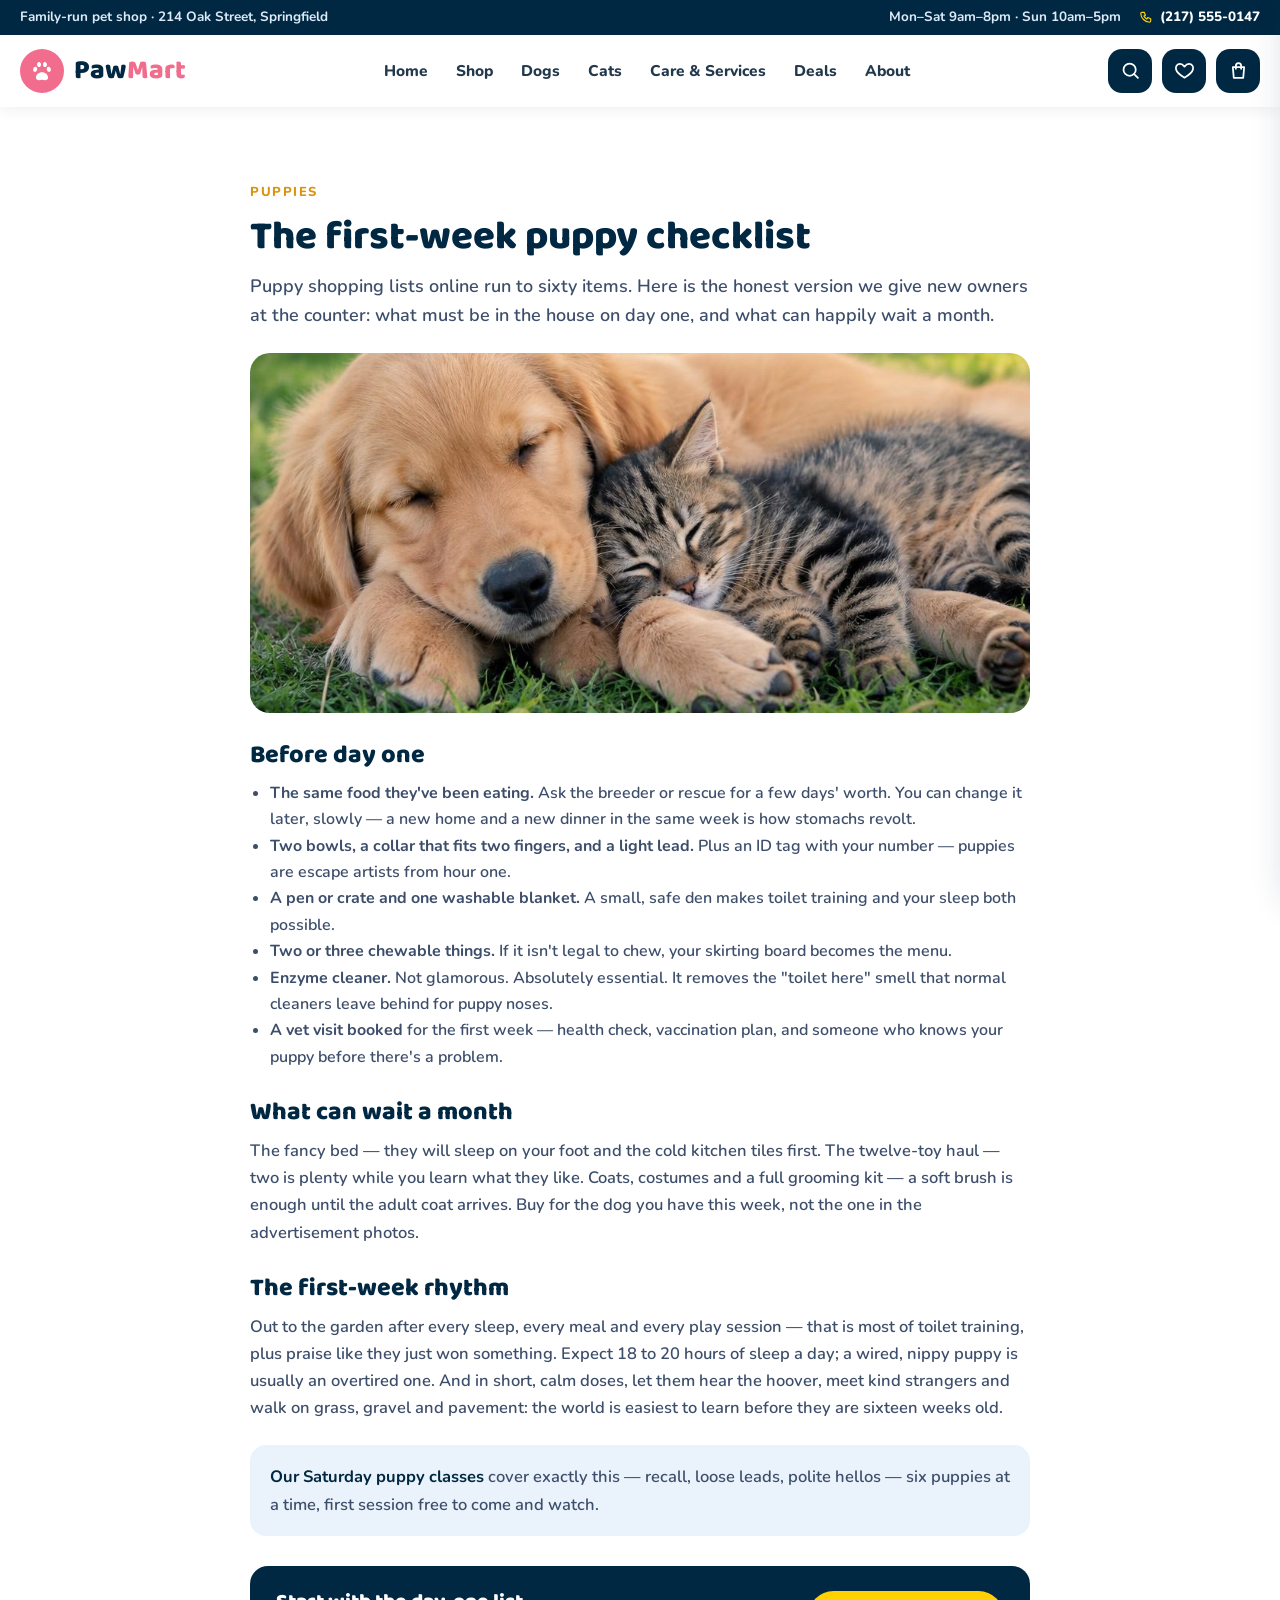
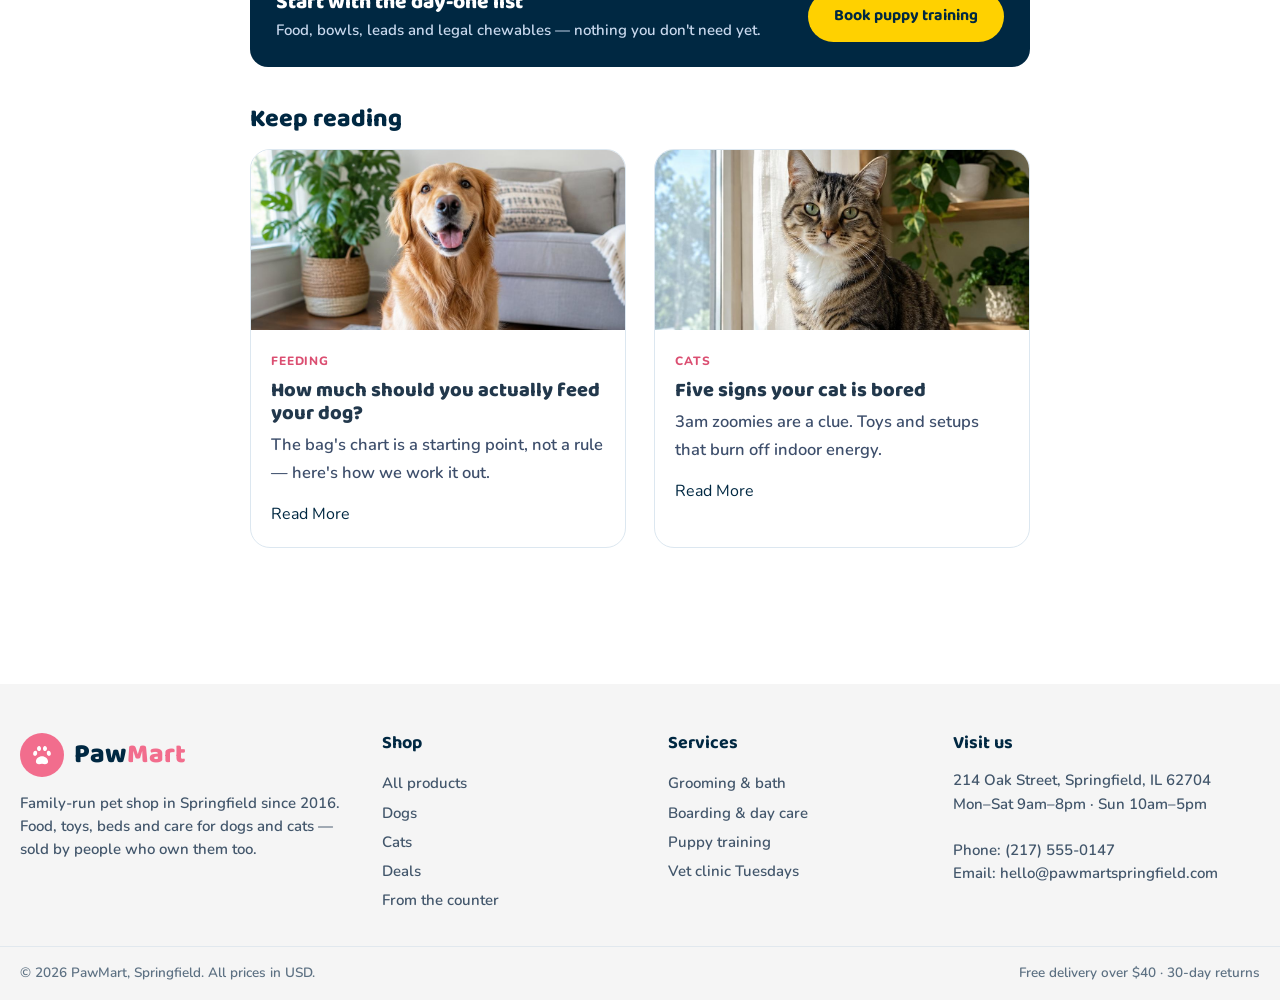
<file: article-puppy-checklist.html>
<!DOCTYPE html>
<html lang="en">
<head>
<meta charset="UTF-8">
<meta name="viewport" content="width=device-width, initial-scale=1">
<title>The first-week puppy checklist — PawMart</title>
<link rel="icon" type="image/svg+xml" href="images/favicon.svg">
<meta name="description" content="What a new puppy actually needs on day one — and what can wait a month. PawMart's honest first-week checklist.">
<link rel="preconnect" href="https://fonts.googleapis.com">
<link rel="preconnect" href="https://fonts.gstatic.com" crossorigin>
<link href="https://fonts.googleapis.com/css2?family=Baloo+2:wght@600;700;800&family=Nunito:wght@400;600;700;800&display=swap" rel="stylesheet">
<link rel="stylesheet" href="style.css?v=50">
</head>
<body>
</div>
<header class="site">
  <div class="topbar"><div class="wrap topin"><span class="tb-left">Family-run pet shop · 214 Oak Street, Springfield</span><span class="tb-right"><span class="tb-hours">Mon–Sat 9am–8pm · Sun 10am–5pm</span><a class="tb-phone" href="tel:+12175550147" aria-label="Call PawMart on (217) 555-0147"><svg viewBox="0 0 24 24" aria-hidden="true"><path d="M5 4h4l2 5-2.5 1.5a12 12 0 0 0 5 5L15 13l5 2v4a2 2 0 0 1-2 2A16 16 0 0 1 3 6a2 2 0 0 1 2-2z"/></svg>(217) 555-0147</a></span></div></div>
  <div class="head wrap">
    <a class="logo" href="index.html"><span class="paw"><svg viewBox="0 0 24 24" fill="#fff" aria-hidden="true"><path d="M12 13.2c2.9 0 5.6 2.3 5.6 4.7 0 1.6-1.2 2.6-2.9 2.6-1 0-1.7-.4-2.7-.4s-1.7.4-2.7.4c-1.7 0-2.9-1-2.9-2.6 0-2.4 2.7-4.7 5.6-4.7zM6.2 8.1c1 .2 1.6 1.4 1.3 2.7-.3 1.3-1.3 2.2-2.3 2-1-.2-1.6-1.4-1.3-2.7.3-1.3 1.3-2.2 2.3-2zm11.6 0c1-.2 2 .7 2.3 2 .3 1.3-.3 2.5-1.3 2.7-1 .2-2-.7-2.3-2-.3-1.3.3-2.5 1.3-2.7zM9.4 3.6c1 .1 1.8 1.3 1.7 2.6-.1 1.3-1 2.3-2 2.2-1-.1-1.8-1.3-1.7-2.6.1-1.3 1-2.3 2-2.2zm5.2 0c1-.1 1.9.9 2 2.2.1 1.3-.7 2.5-1.7 2.6-1 .1-1.9-.9-2-2.2-.1-1.3.7-2.5 1.7-2.6z"/></svg></span><span class="lname">Paw<em>Mart</em></span></a>
    <nav class="mainnav" aria-label="Main"><a href="index.html">Home</a><a href="shop.html">Shop</a><a href="dogs.html">Dogs</a><a href="cats.html">Cats</a><a href="care.html">Care &amp; Services</a><a href="deals.html">Deals</a><a href="about.html" >About</a></nav>
    <div class="headactions">
      <a class="iconbtn" href="shop.html#search" aria-label="Search products"><svg viewBox="0 0 24 24" aria-hidden="true"><circle cx="11" cy="11" r="7"/><path d="M20.5 20.5L16.7 16.7"/></svg></a>
      <a class="iconbtn hide-sm" href="shop.html?fav=1" aria-label="Your favourites"><svg viewBox="0 0 24 24" aria-hidden="true"><path d="M12 20.2S3.4 15.3 2.3 10.6C1.5 7.2 3.7 4.5 6.8 4.5c2 0 3.7 1.1 5.2 3.1 1.5-2 3.2-3.1 5.2-3.1 3.1 0 5.3 2.7 4.5 6.1C20.6 15.3 12 20.2 12 20.2z"/></svg></a>
      <button class="iconbtn" id="openCart" type="button" aria-label="Open cart"><svg viewBox="0 0 24 24" aria-hidden="true"><path d="M5.5 8h13l-1.1 12.5H6.6L5.5 8z"/><path d="M9 10V6.5a3 3 0 0 1 6 0V10"/></svg><span id="cartCount">0</span></button>
    </div>
  </div>
</header>

<main>
  <section class="blk"><div class="wrap"><div class="article">
    <span class="art-tag">Puppies</span>
    <h1>The first-week puppy checklist</h1>
    <p class="stand">Puppy shopping lists online run to sixty items. Here is the honest version we give new owners at the counter: what must be in the house on day one, and what can happily wait a month.</p>
    <img class="art-hero" src="images/hero.jpg" alt="A cat cuddling a puppy in the grass">
    <h2>Before day one</h2>
    <ul>
      <li><strong>The same food they've been eating.</strong> Ask the breeder or rescue for a few days' worth. You can change it later, slowly — a new home and a new dinner in the same week is how stomachs revolt.</li>
      <li><strong>Two bowls, a collar that fits two fingers, and a light lead.</strong> Plus an ID tag with your number — puppies are escape artists from hour one.</li>
      <li><strong>A pen or crate and one washable blanket.</strong> A small, safe den makes toilet training and your sleep both possible.</li>
      <li><strong>Two or three chewable things.</strong> If it isn't legal to chew, your skirting board becomes the menu.</li>
      <li><strong>Enzyme cleaner.</strong> Not glamorous. Absolutely essential. It removes the "toilet here" smell that normal cleaners leave behind for puppy noses.</li>
      <li><strong>A vet visit booked</strong> for the first week — health check, vaccination plan, and someone who knows your puppy before there's a problem.</li>
    </ul>
    <h2>What can wait a month</h2>
    <p>The fancy bed — they will sleep on your foot and the cold kitchen tiles first. The twelve-toy haul — two is plenty while you learn what they like. Coats, costumes and a full grooming kit — a soft brush is enough until the adult coat arrives. Buy for the dog you have this week, not the one in the advertisement photos.</p>
    <h2>The first-week rhythm</h2>
    <p>Out to the garden after every sleep, every meal and every play session — that is most of toilet training, plus praise like they just won something. Expect 18 to 20 hours of sleep a day; a wired, nippy puppy is usually an overtired one. And in short, calm doses, let them hear the hoover, meet kind strangers and walk on grass, gravel and pavement: the world is easiest to learn before they are sixteen weeks old.</p>
    <div class="art-tip"><p><strong>Our Saturday puppy classes</strong> cover exactly this — recall, loose leads, polite hellos — six puppies at a time, first session free to come and watch.</p></div>
    <div class="art-cta"><div><h3>Start with the day-one list</h3><p>Food, bowls, leads and legal chewables — nothing you don't need yet.</p></div><a class="btn" style="background:var(--yellow);color:var(--navy)" href="care.html#book">Book puppy training</a></div>
    <div class="keepread"><h2>Keep reading</h2><div class="blog" style="grid-template-columns:1fr 1fr"><a class="bcard" href="article-feeding.html"><img src="images/tile-dog.jpg" alt="Golden retriever at home" style="object-position:50% 25%"><span class="bb"><span class="btag">Feeding</span><h3>How much should you actually feed your dog?</h3><p>The bag's chart is a starting point, not a rule — here's how we work it out.</p><span class="rmore">Read More</span></span></a><a class="bcard" href="article-cat-boredom.html"><img src="images/tile-cat.jpg" alt="Tabby cat looking at the camera" style="object-position:50% 35%"><span class="bb"><span class="btag">Cats</span><h3>Five signs your cat is bored</h3><p>3am zoomies are a clue. Toys and setups that burn off indoor energy.</p><span class="rmore">Read More</span></span></a></div></div>
  </div></div></section>
</main>

<footer class="site">
  <div class="foot wrap">
    <div>
      <a class="logo" href="index.html" style="margin-bottom:12px"><span class="paw"><svg viewBox="0 0 24 24" fill="#fff" aria-hidden="true"><path d="M12 13.2c2.9 0 5.6 2.3 5.6 4.7 0 1.6-1.2 2.6-2.9 2.6-1 0-1.7-.4-2.7-.4s-1.7.4-2.7.4c-1.7 0-2.9-1-2.9-2.6 0-2.4 2.7-4.7 5.6-4.7zM6.2 8.1c1 .2 1.6 1.4 1.3 2.7-.3 1.3-1.3 2.2-2.3 2-1-.2-1.6-1.4-1.3-2.7.3-1.3 1.3-2.2 2.3-2zm11.6 0c1-.2 2 .7 2.3 2 .3 1.3-.3 2.5-1.3 2.7-1 .2-2-.7-2.3-2-.3-1.3.3-2.5 1.3-2.7zM9.4 3.6c1 .1 1.8 1.3 1.7 2.6-.1 1.3-1 2.3-2 2.2-1-.1-1.8-1.3-1.7-2.6.1-1.3 1-2.3 2-2.2zm5.2 0c1-.1 1.9.9 2 2.2.1 1.3-.7 2.5-1.7 2.6-1 .1-1.9-.9-2-2.2-.1-1.3.7-2.5 1.7-2.6z"/></svg></span><span class="lname">Paw<em>Mart</em></span></a>
      <p>Family-run pet shop in Springfield since 2016. Food, toys, beds and care for dogs and cats — sold by people who own them too.</p>
    </div>
    <div><h4>Shop</h4><a href="shop.html">All products</a><a href="dogs.html">Dogs</a><a href="cats.html">Cats</a><a href="deals.html">Deals</a><a href="articles.html">From the counter</a></div>
    <div><h4>Services</h4><a href="care.html">Grooming &amp; bath</a><a href="care.html">Boarding &amp; day care</a><a href="care.html">Puppy training</a><a href="care.html">Vet clinic Tuesdays</a></div>
    <div><h4>Visit us</h4><p>214 Oak Street, Springfield, IL 62704<br>Mon–Sat 9am–8pm · Sun 10am–5pm<br><br>Phone: (217) 555-0147<br>Email: hello@pawmartspringfield.com</p></div>
  </div>
  <div class="footbot"><span>© 2026 PawMart, Springfield. All prices in USD.</span><span>Free delivery over $40 · 30-day returns</span></div>
</footer>

<div id="overlay"></div>
<aside id="drawer" aria-label="Shopping cart">
  <div class="dhead"><h3>Your cart</h3><button id="closeCart" type="button" aria-label="Close cart">✕</button></div>
  <div id="drawerItems"></div>
  <div class="dfoot">
    <div id="freeNote"></div><div class="freebar"><div id="freeFill"></div></div>
    <div class="trow"><span>Subtotal</span><span id="subTotal">$0.00</span></div>
    <div class="trow"><span>Delivery</span><span id="delTotal">—</span></div>
    <div class="trow total"><span>Total</span><span id="grandTotal">$0.00</span></div>
    <button class="btn solid" id="goCheckout" type="button">Go to checkout</button>
  </div>
</aside>

<div id="modal" role="dialog" aria-label="Checkout">
  <div class="mbox">
    <button class="mclose" id="closeModal" type="button" aria-label="Close checkout">✕</button>
    <div id="checkoutFormWrap">
      <h3>Checkout</h3><p class="sub">Pay on delivery — cash or card at your door.</p>
      <div id="sumBox"></div>
      <form id="coForm" novalidate>
        <div class="field" id="f-name"><label for="inName">Your name</label><input id="inName" type="text" placeholder="e.g. Alex Morgan" autocomplete="name"></div>
        <div class="field" id="f-phone"><label for="inPhone">Phone (we'll call to confirm)</label><input id="inPhone" type="tel" placeholder="e.g. 217 555 0123" autocomplete="tel"></div>
        <div class="field" id="f-addr"><label for="inAddr">Delivery address</label><textarea id="inAddr" rows="2" placeholder="Street, house number, area"></textarea></div>
        <label style="display:block;font-weight:800;font-size:14px;margin-bottom:6px;color:var(--navy)">Payment</label>
        <div class="payrow"><button type="button" class="payopt sel" data-pay="Cash on delivery">Cash on delivery</button><button type="button" class="payopt" data-pay="Card on delivery">Card on delivery</button></div>
        <button class="btn solid" type="submit" style="width:100%">Place order</button>
      </form>
    </div>
    <div id="successWrap" style="display:none">
      <div class="okic">✓</div>
      <h3>Order placed</h3>
      <div id="ordNo"></div>
      <p id="successDetail"></p>
      <button class="btn navyb" id="successClose" type="button">Keep shopping</button>
    </div>
  </div>
</div>
<div id="toast" role="status"></div>
<script src="shop.js?v=50"></script>
</body>
</html>
</file>
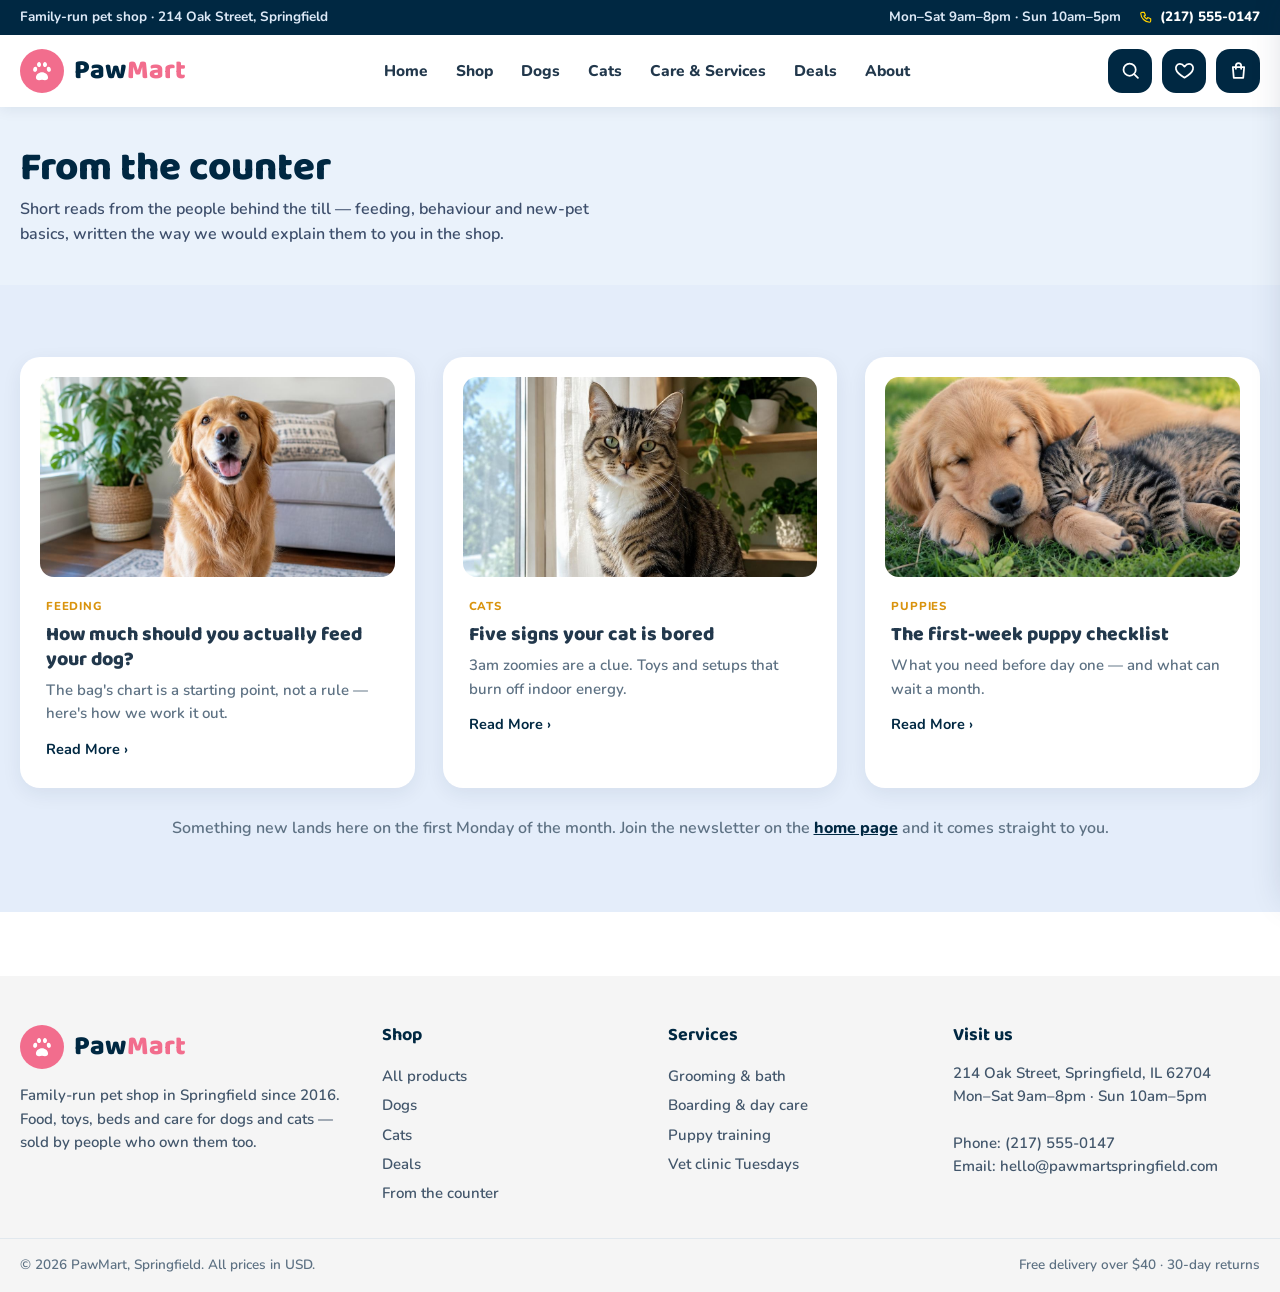
<file: articles.html>
<!DOCTYPE html>
<html lang="en">
<head>
<meta charset="UTF-8">
<meta name="viewport" content="width=device-width, initial-scale=1">
<title>From the counter — PawMart</title>
<link rel="icon" type="image/svg+xml" href="images/favicon.svg">
<meta name="description" content="From the counter: PawMart's short reads on feeding, bored cats and new puppies — written by the people behind the till.">
<link rel="preconnect" href="https://fonts.googleapis.com">
<link rel="preconnect" href="https://fonts.gstatic.com" crossorigin>
<link href="https://fonts.googleapis.com/css2?family=Baloo+2:wght@600;700;800&family=Nunito:wght@400;600;700;800&display=swap" rel="stylesheet">
<link rel="stylesheet" href="style.css?v=50">
</head>
<body>
</div>
<header class="site">
  <div class="topbar"><div class="wrap topin"><span class="tb-left">Family-run pet shop · 214 Oak Street, Springfield</span><span class="tb-right"><span class="tb-hours">Mon–Sat 9am–8pm · Sun 10am–5pm</span><a class="tb-phone" href="tel:+12175550147" aria-label="Call PawMart on (217) 555-0147"><svg viewBox="0 0 24 24" aria-hidden="true"><path d="M5 4h4l2 5-2.5 1.5a12 12 0 0 0 5 5L15 13l5 2v4a2 2 0 0 1-2 2A16 16 0 0 1 3 6a2 2 0 0 1 2-2z"/></svg>(217) 555-0147</a></span></div></div>
  <div class="head wrap">
    <a class="logo" href="index.html"><span class="paw"><svg viewBox="0 0 24 24" fill="#fff" aria-hidden="true"><path d="M12 13.2c2.9 0 5.6 2.3 5.6 4.7 0 1.6-1.2 2.6-2.9 2.6-1 0-1.7-.4-2.7-.4s-1.7.4-2.7.4c-1.7 0-2.9-1-2.9-2.6 0-2.4 2.7-4.7 5.6-4.7zM6.2 8.1c1 .2 1.6 1.4 1.3 2.7-.3 1.3-1.3 2.2-2.3 2-1-.2-1.6-1.4-1.3-2.7.3-1.3 1.3-2.2 2.3-2zm11.6 0c1-.2 2 .7 2.3 2 .3 1.3-.3 2.5-1.3 2.7-1 .2-2-.7-2.3-2-.3-1.3.3-2.5 1.3-2.7zM9.4 3.6c1 .1 1.8 1.3 1.7 2.6-.1 1.3-1 2.3-2 2.2-1-.1-1.8-1.3-1.7-2.6.1-1.3 1-2.3 2-2.2zm5.2 0c1-.1 1.9.9 2 2.2.1 1.3-.7 2.5-1.7 2.6-1 .1-1.9-.9-2-2.2-.1-1.3.7-2.5 1.7-2.6z"/></svg></span><span class="lname">Paw<em>Mart</em></span></a>
    <nav class="mainnav" aria-label="Main"><a href="index.html">Home</a><a href="shop.html">Shop</a><a href="dogs.html">Dogs</a><a href="cats.html">Cats</a><a href="care.html">Care &amp; Services</a><a href="deals.html">Deals</a><a href="about.html" >About</a></nav>
    <div class="headactions">
      <a class="iconbtn" href="shop.html#search" aria-label="Search products"><svg viewBox="0 0 24 24" aria-hidden="true"><circle cx="11" cy="11" r="7"/><path d="M20.5 20.5L16.7 16.7"/></svg></a>
      <a class="iconbtn hide-sm" href="shop.html?fav=1" aria-label="Your favourites"><svg viewBox="0 0 24 24" aria-hidden="true"><path d="M12 20.2S3.4 15.3 2.3 10.6C1.5 7.2 3.7 4.5 6.8 4.5c2 0 3.7 1.1 5.2 3.1 1.5-2 3.2-3.1 5.2-3.1 3.1 0 5.3 2.7 4.5 6.1C20.6 15.3 12 20.2 12 20.2z"/></svg></a>
      <button class="iconbtn" id="openCart" type="button" aria-label="Open cart"><svg viewBox="0 0 24 24" aria-hidden="true"><path d="M5.5 8h13l-1.1 12.5H6.6L5.5 8z"/><path d="M9 10V6.5a3 3 0 0 1 6 0V10"/></svg><span id="cartCount">0</span></button>
    </div>
  </div>
</header>

<main>
  <section class="pagehead"><div class="wrap"><h1>From the counter</h1><p>Short reads from the people behind the till — feeding, behaviour and new-pet basics, written the way we would explain them to you in the shop.</p></div></section>
  <section class="blk blogsec">
    <div class="wrap">
      <div class="blog">
        <a class="bcard" href="article-feeding.html"><img src="images/tile-dog.jpg" alt="Golden retriever at home" style="object-position:50% 25%"><span class="bb"><span class="btag">Feeding</span><h3>How much should you actually feed your dog?</h3><p>The bag's chart is a starting point, not a rule — here's how we work it out.</p><span class="rmore">Read More</span></span></a>
        <a class="bcard" href="article-cat-boredom.html"><img src="images/tile-cat.jpg" alt="Tabby cat looking at the camera" style="object-position:50% 35%"><span class="bb"><span class="btag">Cats</span><h3>Five signs your cat is bored</h3><p>3am zoomies are a clue. Toys and setups that burn off indoor energy.</p><span class="rmore">Read More</span></span></a>
        <a class="bcard" href="article-puppy-checklist.html"><img src="images/hero.jpg" alt="A cat cuddling a puppy in the grass"><span class="bb"><span class="btag">Puppies</span><h3>The first-week puppy checklist</h3><p>What you need before day one — and what can wait a month.</p><span class="rmore">Read More</span></span></a>
      </div>
      <p class="art-note">Something new lands here on the first Monday of the month. Join the newsletter on the <a href="index.html">home page</a> and it comes straight to you.</p>
    </div>
  </section>
</main>

<footer class="site">
  <div class="foot wrap">
    <div>
      <a class="logo" href="index.html" style="margin-bottom:12px"><span class="paw"><svg viewBox="0 0 24 24" fill="#fff" aria-hidden="true"><path d="M12 13.2c2.9 0 5.6 2.3 5.6 4.7 0 1.6-1.2 2.6-2.9 2.6-1 0-1.7-.4-2.7-.4s-1.7.4-2.7.4c-1.7 0-2.9-1-2.9-2.6 0-2.4 2.7-4.7 5.6-4.7zM6.2 8.1c1 .2 1.6 1.4 1.3 2.7-.3 1.3-1.3 2.2-2.3 2-1-.2-1.6-1.4-1.3-2.7.3-1.3 1.3-2.2 2.3-2zm11.6 0c1-.2 2 .7 2.3 2 .3 1.3-.3 2.5-1.3 2.7-1 .2-2-.7-2.3-2-.3-1.3.3-2.5 1.3-2.7zM9.4 3.6c1 .1 1.8 1.3 1.7 2.6-.1 1.3-1 2.3-2 2.2-1-.1-1.8-1.3-1.7-2.6.1-1.3 1-2.3 2-2.2zm5.2 0c1-.1 1.9.9 2 2.2.1 1.3-.7 2.5-1.7 2.6-1 .1-1.9-.9-2-2.2-.1-1.3.7-2.5 1.7-2.6z"/></svg></span><span class="lname">Paw<em>Mart</em></span></a>
      <p>Family-run pet shop in Springfield since 2016. Food, toys, beds and care for dogs and cats — sold by people who own them too.</p>
    </div>
    <div><h4>Shop</h4><a href="shop.html">All products</a><a href="dogs.html">Dogs</a><a href="cats.html">Cats</a><a href="deals.html">Deals</a><a href="articles.html">From the counter</a></div>
    <div><h4>Services</h4><a href="care.html">Grooming &amp; bath</a><a href="care.html">Boarding &amp; day care</a><a href="care.html">Puppy training</a><a href="care.html">Vet clinic Tuesdays</a></div>
    <div><h4>Visit us</h4><p>214 Oak Street, Springfield, IL 62704<br>Mon–Sat 9am–8pm · Sun 10am–5pm<br><br>Phone: (217) 555-0147<br>Email: hello@pawmartspringfield.com</p></div>
  </div>
  <div class="footbot"><span>© 2026 PawMart, Springfield. All prices in USD.</span><span>Free delivery over $40 · 30-day returns</span></div>
</footer>

<div id="overlay"></div>
<aside id="drawer" aria-label="Shopping cart">
  <div class="dhead"><h3>Your cart</h3><button id="closeCart" type="button" aria-label="Close cart">✕</button></div>
  <div id="drawerItems"></div>
  <div class="dfoot">
    <div id="freeNote"></div><div class="freebar"><div id="freeFill"></div></div>
    <div class="trow"><span>Subtotal</span><span id="subTotal">$0.00</span></div>
    <div class="trow"><span>Delivery</span><span id="delTotal">—</span></div>
    <div class="trow total"><span>Total</span><span id="grandTotal">$0.00</span></div>
    <button class="btn solid" id="goCheckout" type="button">Go to checkout</button>
  </div>
</aside>

<div id="modal" role="dialog" aria-label="Checkout">
  <div class="mbox">
    <button class="mclose" id="closeModal" type="button" aria-label="Close checkout">✕</button>
    <div id="checkoutFormWrap">
      <h3>Checkout</h3><p class="sub">Pay on delivery — cash or card at your door.</p>
      <div id="sumBox"></div>
      <form id="coForm" novalidate>
        <div class="field" id="f-name"><label for="inName">Your name</label><input id="inName" type="text" placeholder="e.g. Alex Morgan" autocomplete="name"></div>
        <div class="field" id="f-phone"><label for="inPhone">Phone (we'll call to confirm)</label><input id="inPhone" type="tel" placeholder="e.g. 217 555 0123" autocomplete="tel"></div>
        <div class="field" id="f-addr"><label for="inAddr">Delivery address</label><textarea id="inAddr" rows="2" placeholder="Street, house number, area"></textarea></div>
        <label style="display:block;font-weight:800;font-size:14px;margin-bottom:6px;color:var(--navy)">Payment</label>
        <div class="payrow"><button type="button" class="payopt sel" data-pay="Cash on delivery">Cash on delivery</button><button type="button" class="payopt" data-pay="Card on delivery">Card on delivery</button></div>
        <button class="btn solid" type="submit" style="width:100%">Place order</button>
      </form>
    </div>
    <div id="successWrap" style="display:none">
      <div class="okic">✓</div>
      <h3>Order placed</h3>
      <div id="ordNo"></div>
      <p id="successDetail"></p>
      <button class="btn navyb" id="successClose" type="button">Keep shopping</button>
    </div>
  </div>
</div>
<div id="toast" role="status"></div>
<script src="shop.js?v=50"></script>
</body>
</html>
</file>
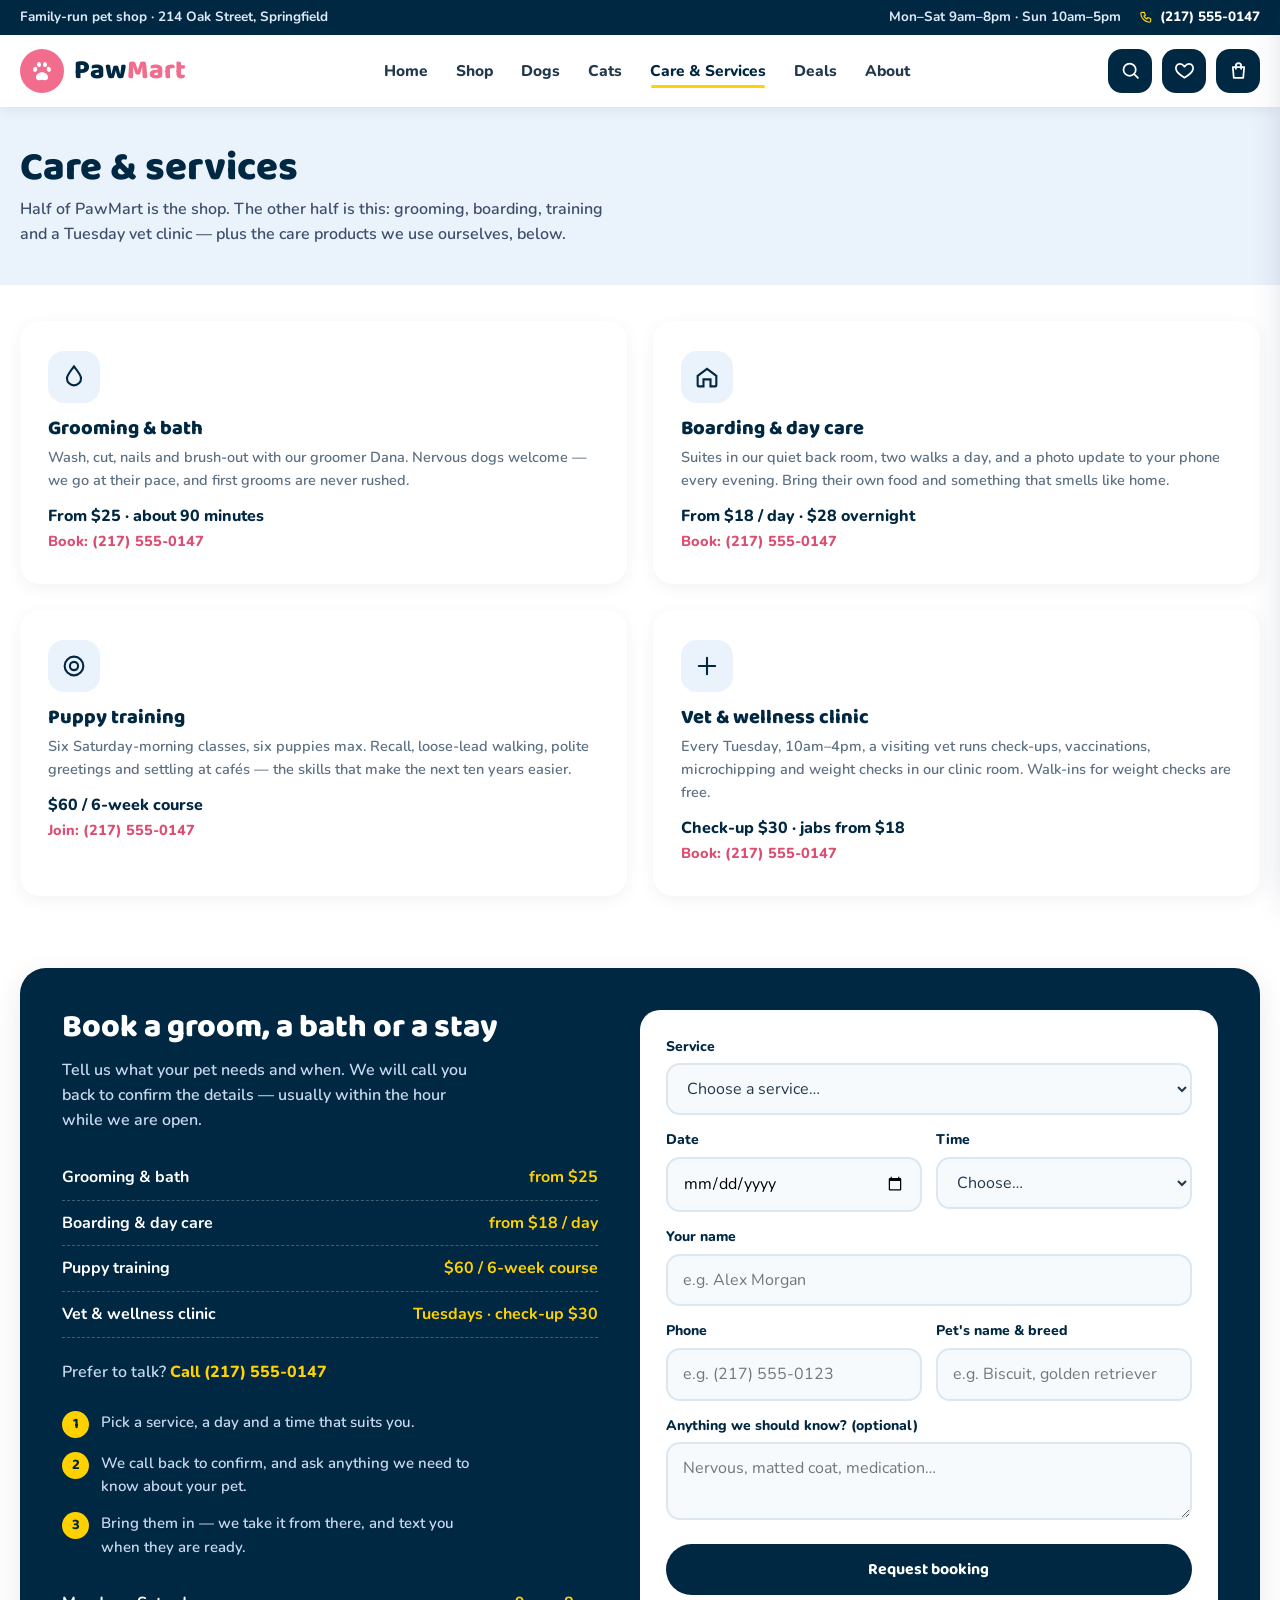
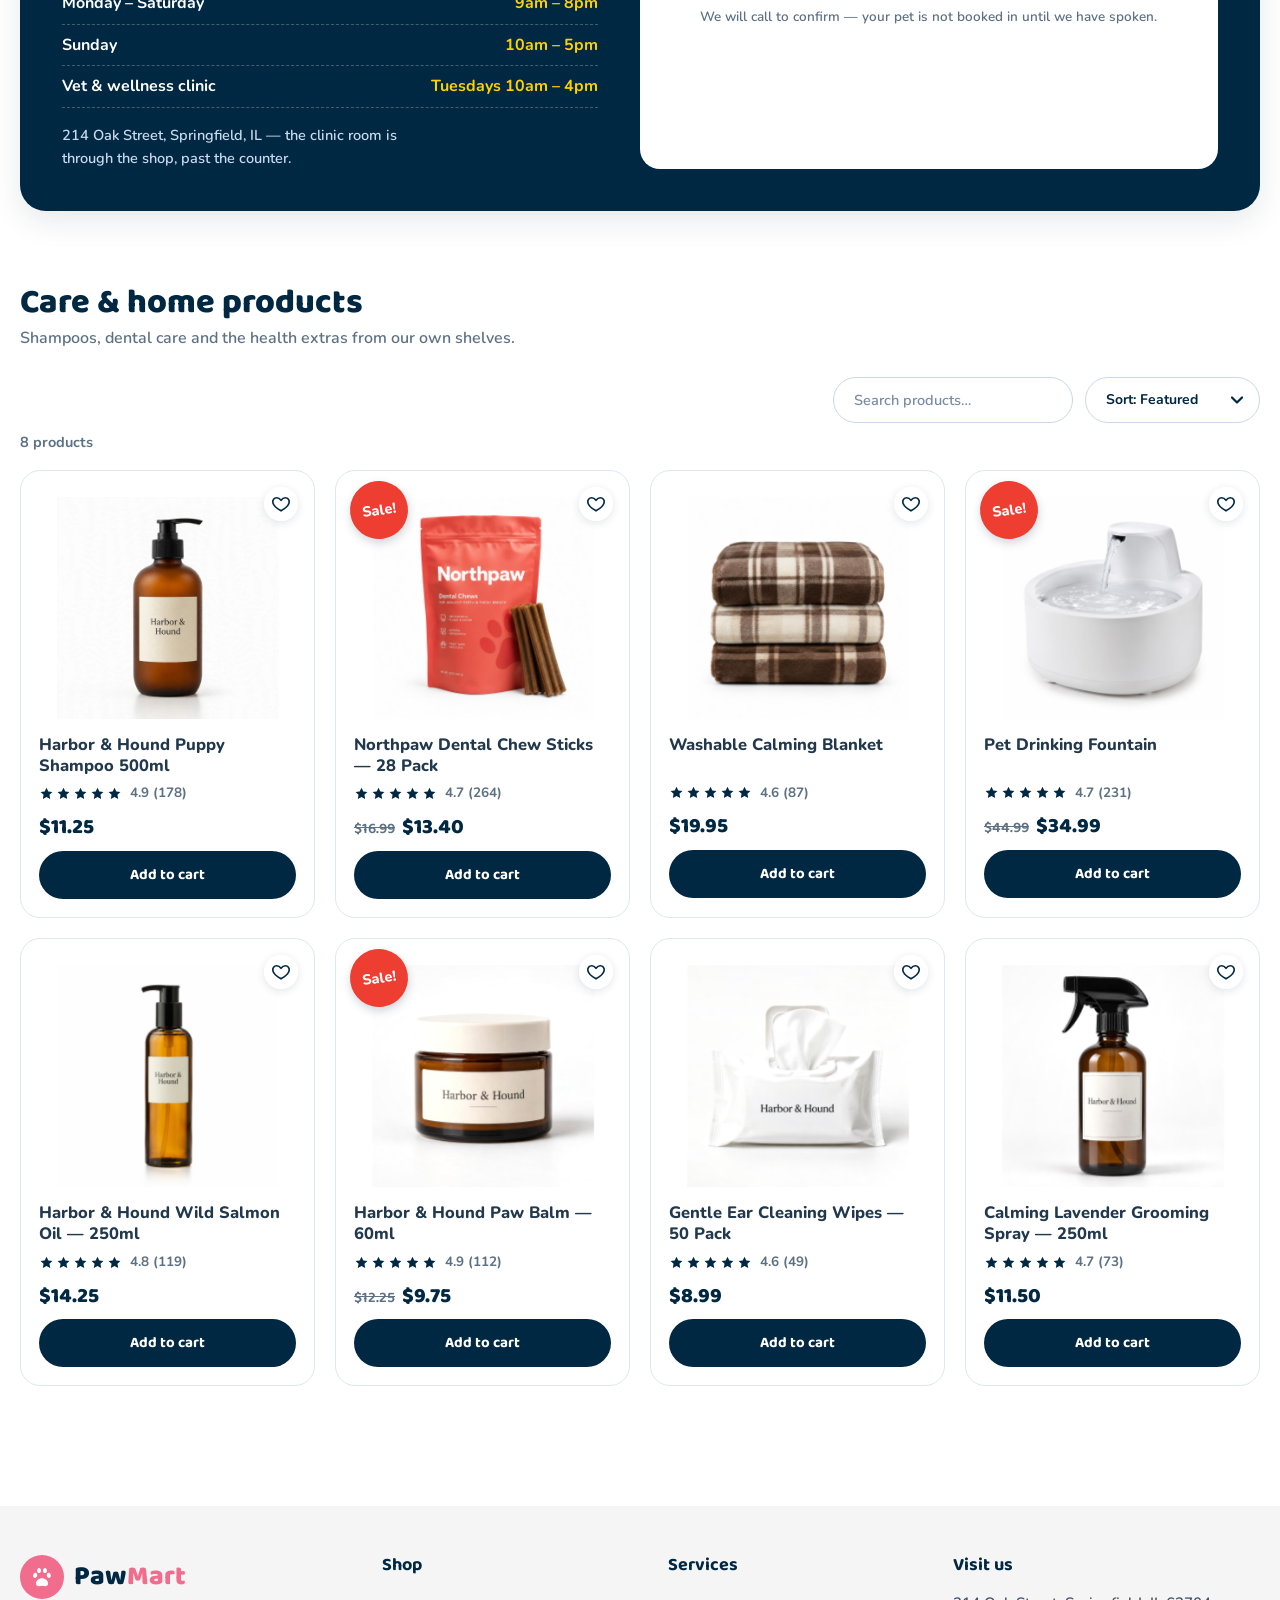
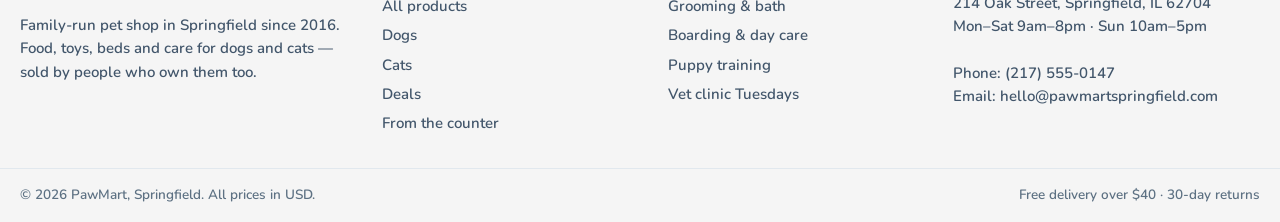
<file: care.html>
<!DOCTYPE html>
<html lang="en">
<head>
<meta charset="UTF-8">
<meta name="viewport" content="width=device-width, initial-scale=1">
<title>Care & Services — PawMart</title>
<link rel="icon" type="image/svg+xml" href="images/favicon.svg">
<meta name="description" content="PawMart is Springfield's family pet shop: quality food, toys, beds and grooming for dogs and cats. Free delivery on orders over $40.">
<link rel="preconnect" href="https://fonts.googleapis.com">
<link rel="preconnect" href="https://fonts.gstatic.com" crossorigin>
<link href="https://fonts.googleapis.com/css2?family=Baloo+2:wght@600;700;800&family=Nunito:wght@400;600;700;800&display=swap" rel="stylesheet">
<link rel="stylesheet" href="style.css?v=50">
</head>
<body data-shopcat="care">
</div>
<header class="site">
  <div class="topbar"><div class="wrap topin"><span class="tb-left">Family-run pet shop · 214 Oak Street, Springfield</span><span class="tb-right"><span class="tb-hours">Mon–Sat 9am–8pm · Sun 10am–5pm</span><a class="tb-phone" href="tel:+12175550147" aria-label="Call PawMart on (217) 555-0147"><svg viewBox="0 0 24 24" aria-hidden="true"><path d="M5 4h4l2 5-2.5 1.5a12 12 0 0 0 5 5L15 13l5 2v4a2 2 0 0 1-2 2A16 16 0 0 1 3 6a2 2 0 0 1 2-2z"/></svg>(217) 555-0147</a></span></div></div>
  <div class="head wrap">
    <a class="logo" href="index.html"><span class="paw"><svg viewBox="0 0 24 24" fill="#fff" aria-hidden="true"><path d="M12 13.2c2.9 0 5.6 2.3 5.6 4.7 0 1.6-1.2 2.6-2.9 2.6-1 0-1.7-.4-2.7-.4s-1.7.4-2.7.4c-1.7 0-2.9-1-2.9-2.6 0-2.4 2.7-4.7 5.6-4.7zM6.2 8.1c1 .2 1.6 1.4 1.3 2.7-.3 1.3-1.3 2.2-2.3 2-1-.2-1.6-1.4-1.3-2.7.3-1.3 1.3-2.2 2.3-2zm11.6 0c1-.2 2 .7 2.3 2 .3 1.3-.3 2.5-1.3 2.7-1 .2-2-.7-2.3-2-.3-1.3.3-2.5 1.3-2.7zM9.4 3.6c1 .1 1.8 1.3 1.7 2.6-.1 1.3-1 2.3-2 2.2-1-.1-1.8-1.3-1.7-2.6.1-1.3 1-2.3 2-2.2zm5.2 0c1-.1 1.9.9 2 2.2.1 1.3-.7 2.5-1.7 2.6-1 .1-1.9-.9-2-2.2-.1-1.3.7-2.5 1.7-2.6z"/></svg></span><span class="lname">Paw<em>Mart</em></span></a>
    <nav class="mainnav" aria-label="Main"><a href="index.html">Home</a><a href="shop.html">Shop</a><a href="dogs.html">Dogs</a><a href="cats.html">Cats</a><a href="care.html" class="on">Care &amp; Services</a><a href="deals.html">Deals</a><a href="about.html">About</a></nav>
    <div class="headactions">
      <a class="iconbtn" href="shop.html#search" aria-label="Search products"><svg viewBox="0 0 24 24" aria-hidden="true"><circle cx="11" cy="11" r="7"/><path d="M20.5 20.5L16.7 16.7"/></svg></a>
      <a class="iconbtn hide-sm" href="shop.html?fav=1" aria-label="Your favourites"><svg viewBox="0 0 24 24" aria-hidden="true"><path d="M12 20.2S3.4 15.3 2.3 10.6C1.5 7.2 3.7 4.5 6.8 4.5c2 0 3.7 1.1 5.2 3.1 1.5-2 3.2-3.1 5.2-3.1 3.1 0 5.3 2.7 4.5 6.1C20.6 15.3 12 20.2 12 20.2z"/></svg></a>
      <button class="iconbtn" id="openCart" type="button" aria-label="Open cart"><svg viewBox="0 0 24 24" aria-hidden="true"><path d="M5.5 8h13l-1.1 12.5H6.6L5.5 8z"/><path d="M9 10V6.5a3 3 0 0 1 6 0V10"/></svg><span id="cartCount">0</span></button>
    </div>
  </div>
</header>

<main>
  <section class="pagehead"><div class="wrap"><h1>Care &amp; services</h1><p>Half of PawMart is the shop. The other half is this: grooming, boarding, training and a Tuesday vet clinic — plus the care products we use ourselves, below.</p></div></section>
  <section class="blk" style="padding-top:36px">
    <div class="wrap">
      <div class="services">
        <div class="svc"><div class="ic"><svg viewBox="0 0 24 24" fill="none" stroke="#002842" stroke-width="1.8" stroke-linecap="round"><path d="M12 3c3 4 6 7.2 6 10.2A6 6 0 0 1 6 13.2C6 10.2 9 7 12 3z"/></svg></div><h3>Grooming &amp; bath</h3><p>Wash, cut, nails and brush-out with our groomer Dana. Nervous dogs welcome — we go at their pace, and first grooms are never rushed.</p><div class="from">From $25 · about 90 minutes</div><a href="tel:+12175550147">Book: (217) 555-0147</a></div>
        <div class="svc"><div class="ic"><svg viewBox="0 0 24 24" fill="none" stroke="#002842" stroke-width="1.8" stroke-linecap="round"><path d="M4 11l8-6 8 6v8a1 1 0 0 1-1 1h-4v-6H9v6H5a1 1 0 0 1-1-1z"/></svg></div><h3>Boarding &amp; day care</h3><p>Suites in our quiet back room, two walks a day, and a photo update to your phone every evening. Bring their own food and something that smells like home.</p><div class="from">From $18 / day · $28 overnight</div><a href="tel:+12175550147">Book: (217) 555-0147</a></div>
        <div class="svc"><div class="ic"><svg viewBox="0 0 24 24" fill="none" stroke="#002842" stroke-width="1.8" stroke-linecap="round"><circle cx="12" cy="12" r="8"/><circle cx="12" cy="12" r="3.5"/></svg></div><h3>Puppy training</h3><p>Six Saturday-morning classes, six puppies max. Recall, loose-lead walking, polite greetings and settling at cafés — the skills that make the next ten years easier.</p><div class="from">$60 / 6-week course</div><a href="tel:+12175550147">Join: (217) 555-0147</a></div>
        <div class="svc"><div class="ic"><svg viewBox="0 0 24 24" fill="none" stroke="#002842" stroke-width="1.8" stroke-linecap="round"><path d="M12 5v14M5 12h14"/></svg></div><h3>Vet &amp; wellness clinic</h3><p>Every Tuesday, 10am–4pm, a visiting vet runs check-ups, vaccinations, microchipping and weight checks in our clinic room. Walk-ins for weight checks are free.</p><div class="from">Check-up $30 · jabs from $18</div><a href="tel:+12175550147">Book: (217) 555-0147</a></div>
      </div>
    </div>
  </section>
  <section class="blk" id="book" style="padding-top:0">
    <div class="wrap">
      <div class="bookpanel rv">
        <div class="booktx">
          <h2>Book a groom, a bath or a stay</h2>
          <p>Tell us what your pet needs and when. We will call you back to confirm the details — usually within the hour while we are open.</p>
          <ul class="booklist">
            <li><span>Grooming &amp; bath</span><span>from $25</span></li>
            <li><span>Boarding &amp; day care</span><span>from $18 / day</span></li>
            <li><span>Puppy training</span><span>$60 / 6-week course</span></li>
            <li><span>Vet &amp; wellness clinic</span><span>Tuesdays · check-up $30</span></li>
          </ul>
          <p class="bookcall">Prefer to talk? <a href="tel:+12175550147">Call (217) 555-0147</a></p>
          <div class="booksteps">
            <div><strong>1</strong><p>Pick a service, a day and a time that suits you.</p></div>
            <div><strong>2</strong><p>We call back to confirm, and ask anything we need to know about your pet.</p></div>
            <div><strong>3</strong><p>Bring them in — we take it from there, and text you when they are ready.</p></div>
          </div>
          <div class="bookhours">
            <div><span>Monday – Saturday</span><span>9am – 8pm</span></div>
            <div><span>Sunday</span><span>10am – 5pm</span></div>
            <div><span>Vet &amp; wellness clinic</span><span>Tuesdays 10am – 4pm</span></div>
          </div>
          <p class="bookaddr">214 Oak Street, Springfield, IL — the clinic room is through the shop, past the counter.</p>
        </div>
        <div class="bookcard">
          <form id="bookForm" novalidate>
            <div class="field" id="bf-service"><label for="bkService">Service</label><select id="bkService"><option value="">Choose a service…</option><option>Grooming &amp; bath</option><option>Boarding &amp; day care</option><option>Puppy training</option><option>Vet &amp; wellness clinic</option></select></div>
            <div class="bkrow">
              <div class="field" id="bf-date"><label for="bkDate">Date</label><input id="bkDate" type="date"></div>
              <div class="field" id="bf-time"><label for="bkTime">Time</label><select id="bkTime"><option value="">Choose…</option><option>9:00 am</option><option>10:30 am</option><option>12:00 pm</option><option>1:30 pm</option><option>3:00 pm</option><option>4:30 pm</option><option>6:00 pm</option></select></div>
            </div>
            <div class="field" id="bf-name"><label for="bkName">Your name</label><input id="bkName" type="text" placeholder="e.g. Alex Morgan" autocomplete="name"></div>
            <div class="bkrow">
              <div class="field" id="bf-phone"><label for="bkPhone">Phone</label><input id="bkPhone" type="tel" placeholder="e.g. (217) 555-0123" autocomplete="tel"></div>
              <div class="field"><label for="bkPet">Pet's name &amp; breed</label><input id="bkPet" type="text" placeholder="e.g. Biscuit, golden retriever"></div>
            </div>
            <div class="field"><label for="bkNotes">Anything we should know? (optional)</label><textarea id="bkNotes" rows="2" placeholder="Nervous, matted coat, medication…"></textarea></div>
            <button class="btn navyb bookbtn" type="submit">Request booking</button>
            <p class="bookfine">We will call to confirm — your pet is not booked in until we have spoken.</p>
          </form>
          <div id="bookDone" style="display:none">
            <div class="bookref">Booking reference<br><strong id="bkRef"></strong></div>
            <p id="bkSummary"></p>
            <button class="btn navyb bookbtn" id="bookAgain" type="button">Make another booking</button>
          </div>
        </div>
      </div>
    </div>
  </section>
  <div class="wrap">
    <div class="sec-head"><div><h2>Care &amp; home products</h2><p>Shampoos, dental care and the health extras from our own shelves.</p></div></div>

    <div class="toolbar">
      <button class="pill active" data-filter="all" type="button">All</button>
      <button class="pill" data-filter="dogs" type="button">Dogs</button>
      <button class="pill" data-filter="cats" type="button">Cats</button>
      <button class="pill" data-filter="care" type="button">Care &amp; Home</button>
      <span class="sp"></span>
      <input id="search" type="search" placeholder="Search products…" aria-label="Search products">
      <select id="sort" aria-label="Sort products"><option value="featured">Sort: Featured</option><option value="low">Price: low to high</option><option value="high">Price: high to low</option><option value="rating">Top rated</option></select>
    </div>
    <div id="resultCount"></div>
    <div class="grid" id="grid" style="padding-bottom:56px"></div>
  </div>
</main>

<footer class="site">
  <div class="foot wrap">
    <div>
      <a class="logo" href="index.html" style="margin-bottom:12px"><span class="paw"><svg viewBox="0 0 24 24" fill="#fff" aria-hidden="true"><path d="M12 13.2c2.9 0 5.6 2.3 5.6 4.7 0 1.6-1.2 2.6-2.9 2.6-1 0-1.7-.4-2.7-.4s-1.7.4-2.7.4c-1.7 0-2.9-1-2.9-2.6 0-2.4 2.7-4.7 5.6-4.7zM6.2 8.1c1 .2 1.6 1.4 1.3 2.7-.3 1.3-1.3 2.2-2.3 2-1-.2-1.6-1.4-1.3-2.7.3-1.3 1.3-2.2 2.3-2zm11.6 0c1-.2 2 .7 2.3 2 .3 1.3-.3 2.5-1.3 2.7-1 .2-2-.7-2.3-2-.3-1.3.3-2.5 1.3-2.7zM9.4 3.6c1 .1 1.8 1.3 1.7 2.6-.1 1.3-1 2.3-2 2.2-1-.1-1.8-1.3-1.7-2.6.1-1.3 1-2.3 2-2.2zm5.2 0c1-.1 1.9.9 2 2.2.1 1.3-.7 2.5-1.7 2.6-1 .1-1.9-.9-2-2.2-.1-1.3.7-2.5 1.7-2.6z"/></svg></span><span class="lname">Paw<em>Mart</em></span></a>
      <p>Family-run pet shop in Springfield since 2016. Food, toys, beds and care for dogs and cats — sold by people who own them too.</p>
    </div>
    <div><h4>Shop</h4><a href="shop.html">All products</a><a href="dogs.html">Dogs</a><a href="cats.html">Cats</a><a href="deals.html">Deals</a><a href="articles.html">From the counter</a></div>
    <div><h4>Services</h4><a href="care.html">Grooming &amp; bath</a><a href="care.html">Boarding &amp; day care</a><a href="care.html">Puppy training</a><a href="care.html">Vet clinic Tuesdays</a></div>
    <div><h4>Visit us</h4><p>214 Oak Street, Springfield, IL 62704<br>Mon–Sat 9am–8pm · Sun 10am–5pm<br><br>Phone: (217) 555-0147<br>Email: hello@pawmartspringfield.com</p></div>
  </div>
  <div class="footbot"><span>© 2026 PawMart, Springfield. All prices in USD.</span><span>Free delivery over $40 · 30-day returns</span></div>
</footer>

<div id="overlay"></div>
<aside id="drawer" aria-label="Shopping cart">
  <div class="dhead"><h3>Your cart</h3><button id="closeCart" type="button" aria-label="Close cart">✕</button></div>
  <div id="drawerItems"></div>
  <div class="dfoot">
    <div id="freeNote"></div><div class="freebar"><div id="freeFill"></div></div>
    <div class="trow"><span>Subtotal</span><span id="subTotal">$0.00</span></div>
    <div class="trow"><span>Delivery</span><span id="delTotal">—</span></div>
    <div class="trow total"><span>Total</span><span id="grandTotal">$0.00</span></div>
    <button class="btn solid" id="goCheckout" type="button">Go to checkout</button>
  </div>
</aside>

<div id="modal" role="dialog" aria-label="Checkout">
  <div class="mbox">
    <button class="mclose" id="closeModal" type="button" aria-label="Close checkout">✕</button>
    <div id="checkoutFormWrap">
      <h3>Checkout</h3><p class="sub">Pay on delivery — cash or card at your door.</p>
      <div id="sumBox"></div>
      <form id="coForm" novalidate>
        <div class="field" id="f-name"><label for="inName">Your name</label><input id="inName" type="text" placeholder="e.g. Alex Morgan" autocomplete="name"></div>
        <div class="field" id="f-phone"><label for="inPhone">Phone (we'll call to confirm)</label><input id="inPhone" type="tel" placeholder="e.g. 217 555 0123" autocomplete="tel"></div>
        <div class="field" id="f-addr"><label for="inAddr">Delivery address</label><textarea id="inAddr" rows="2" placeholder="Street, house number, area"></textarea></div>
        <label style="display:block;font-weight:800;font-size:14px;margin-bottom:6px;color:var(--navy)">Payment</label>
        <div class="payrow"><button type="button" class="payopt sel" data-pay="Cash on delivery">Cash on delivery</button><button type="button" class="payopt" data-pay="Card on delivery">Card on delivery</button></div>
        <button class="btn solid" type="submit" style="width:100%">Place order</button>
      </form>
    </div>
    <div id="successWrap" style="display:none">
      <div class="okic">✓</div>
      <h3>Order placed</h3>
      <div id="ordNo"></div>
      <p id="successDetail"></p>
      <button class="btn navyb" id="successClose" type="button">Keep shopping</button>
    </div>
  </div>
</div>
<div id="toast" role="status"></div>
<script src="shop.js?v=50"></script>
</body>
</html>
</file>
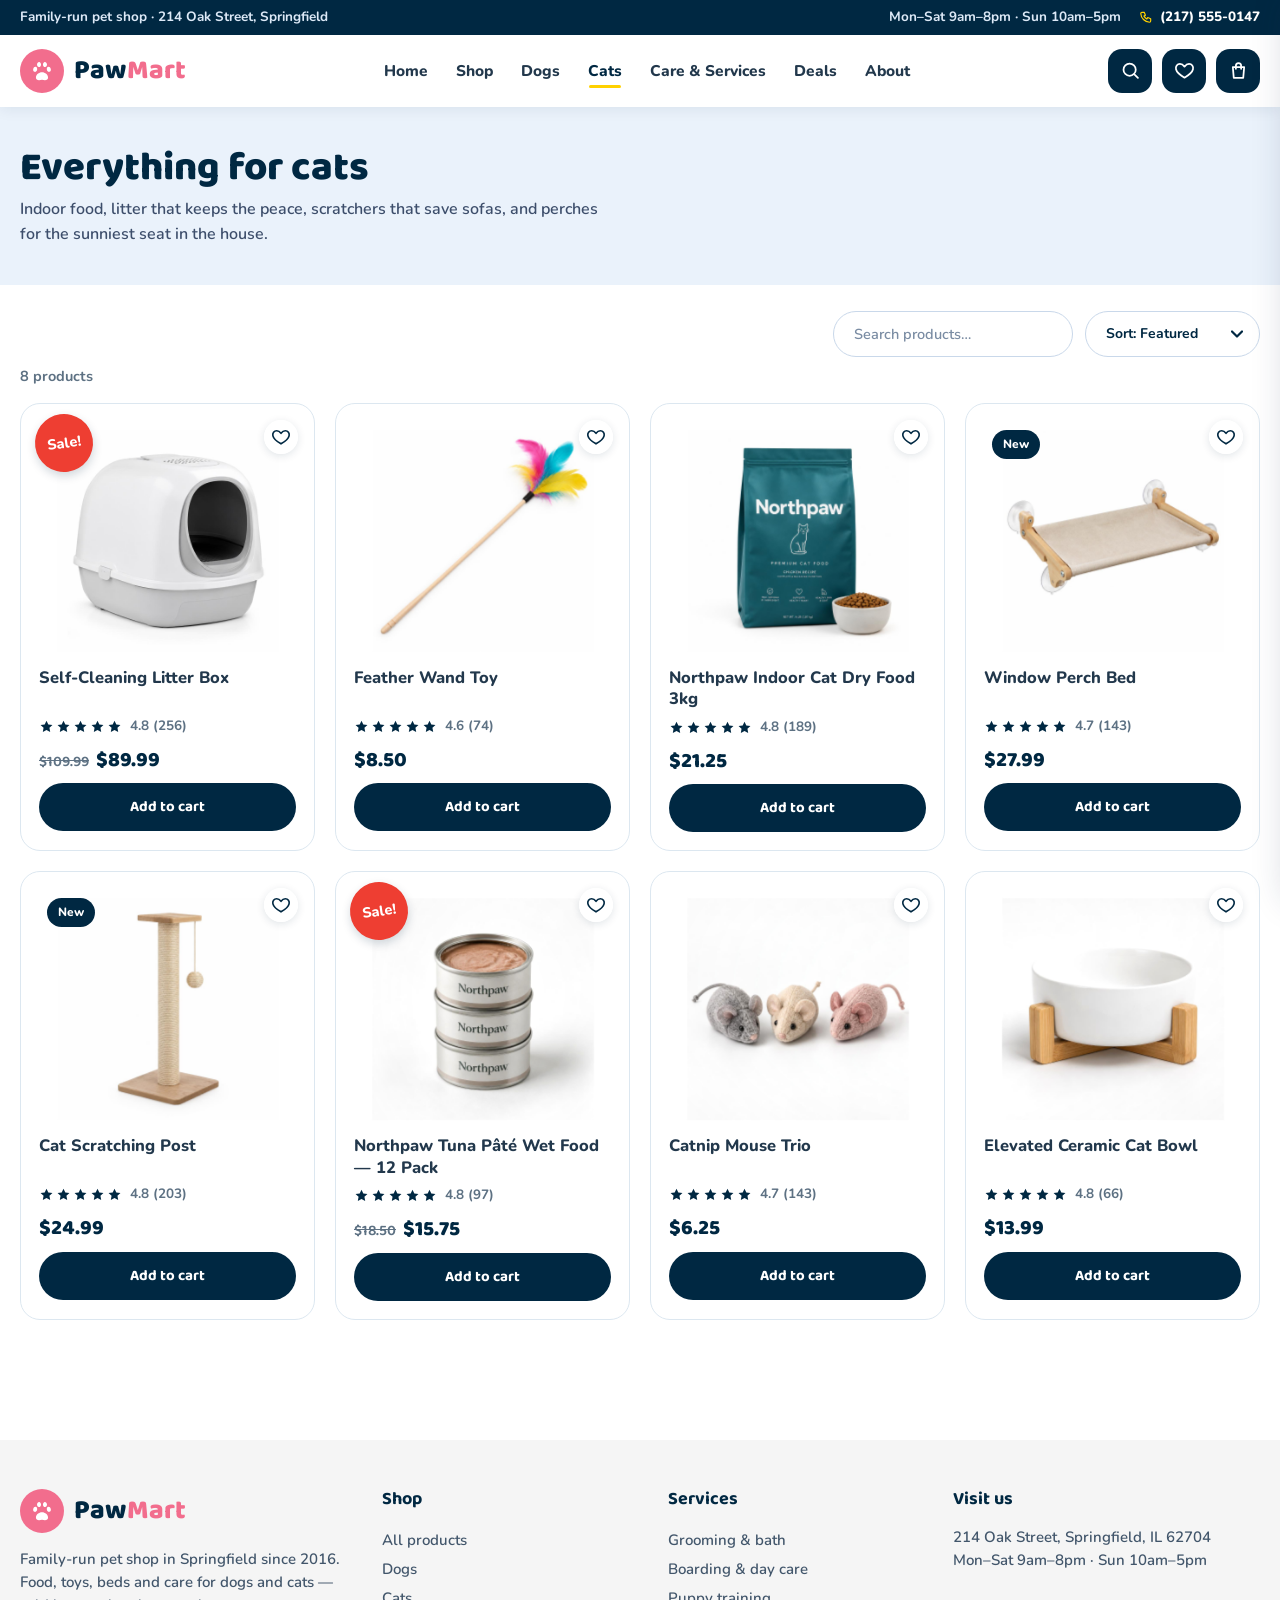
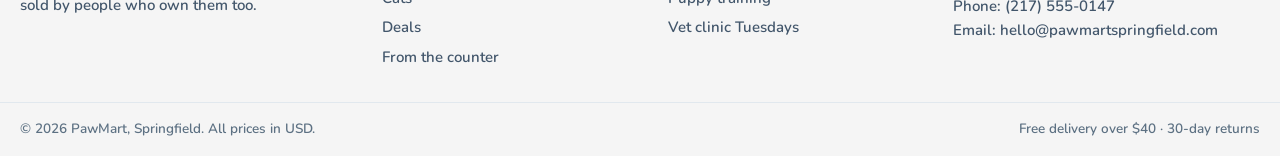
<file: cats.html>
<!DOCTYPE html>
<html lang="en">
<head>
<meta charset="UTF-8">
<meta name="viewport" content="width=device-width, initial-scale=1">
<title>Cats — PawMart</title>
<link rel="icon" type="image/svg+xml" href="images/favicon.svg">
<meta name="description" content="PawMart is Springfield's family pet shop: quality food, toys, beds and grooming for dogs and cats. Free delivery on orders over $40.">
<link rel="preconnect" href="https://fonts.googleapis.com">
<link rel="preconnect" href="https://fonts.gstatic.com" crossorigin>
<link href="https://fonts.googleapis.com/css2?family=Baloo+2:wght@600;700;800&family=Nunito:wght@400;600;700;800&display=swap" rel="stylesheet">
<link rel="stylesheet" href="style.css?v=50">
</head>
<body data-shopcat="cats">
</div>
<header class="site">
  <div class="topbar"><div class="wrap topin"><span class="tb-left">Family-run pet shop · 214 Oak Street, Springfield</span><span class="tb-right"><span class="tb-hours">Mon–Sat 9am–8pm · Sun 10am–5pm</span><a class="tb-phone" href="tel:+12175550147" aria-label="Call PawMart on (217) 555-0147"><svg viewBox="0 0 24 24" aria-hidden="true"><path d="M5 4h4l2 5-2.5 1.5a12 12 0 0 0 5 5L15 13l5 2v4a2 2 0 0 1-2 2A16 16 0 0 1 3 6a2 2 0 0 1 2-2z"/></svg>(217) 555-0147</a></span></div></div>
  <div class="head wrap">
    <a class="logo" href="index.html"><span class="paw"><svg viewBox="0 0 24 24" fill="#fff" aria-hidden="true"><path d="M12 13.2c2.9 0 5.6 2.3 5.6 4.7 0 1.6-1.2 2.6-2.9 2.6-1 0-1.7-.4-2.7-.4s-1.7.4-2.7.4c-1.7 0-2.9-1-2.9-2.6 0-2.4 2.7-4.7 5.6-4.7zM6.2 8.1c1 .2 1.6 1.4 1.3 2.7-.3 1.3-1.3 2.2-2.3 2-1-.2-1.6-1.4-1.3-2.7.3-1.3 1.3-2.2 2.3-2zm11.6 0c1-.2 2 .7 2.3 2 .3 1.3-.3 2.5-1.3 2.7-1 .2-2-.7-2.3-2-.3-1.3.3-2.5 1.3-2.7zM9.4 3.6c1 .1 1.8 1.3 1.7 2.6-.1 1.3-1 2.3-2 2.2-1-.1-1.8-1.3-1.7-2.6.1-1.3 1-2.3 2-2.2zm5.2 0c1-.1 1.9.9 2 2.2.1 1.3-.7 2.5-1.7 2.6-1 .1-1.9-.9-2-2.2-.1-1.3.7-2.5 1.7-2.6z"/></svg></span><span class="lname">Paw<em>Mart</em></span></a>
    <nav class="mainnav" aria-label="Main"><a href="index.html">Home</a><a href="shop.html">Shop</a><a href="dogs.html">Dogs</a><a href="cats.html" class="on">Cats</a><a href="care.html">Care &amp; Services</a><a href="deals.html">Deals</a><a href="about.html">About</a></nav>
    <div class="headactions">
      <a class="iconbtn" href="shop.html#search" aria-label="Search products"><svg viewBox="0 0 24 24" aria-hidden="true"><circle cx="11" cy="11" r="7"/><path d="M20.5 20.5L16.7 16.7"/></svg></a>
      <a class="iconbtn hide-sm" href="shop.html?fav=1" aria-label="Your favourites"><svg viewBox="0 0 24 24" aria-hidden="true"><path d="M12 20.2S3.4 15.3 2.3 10.6C1.5 7.2 3.7 4.5 6.8 4.5c2 0 3.7 1.1 5.2 3.1 1.5-2 3.2-3.1 5.2-3.1 3.1 0 5.3 2.7 4.5 6.1C20.6 15.3 12 20.2 12 20.2z"/></svg></a>
      <button class="iconbtn" id="openCart" type="button" aria-label="Open cart"><svg viewBox="0 0 24 24" aria-hidden="true"><path d="M5.5 8h13l-1.1 12.5H6.6L5.5 8z"/><path d="M9 10V6.5a3 3 0 0 1 6 0V10"/></svg><span id="cartCount">0</span></button>
    </div>
  </div>
</header>

<main>
  <section class="pagehead"><div class="wrap"><h1>Everything for cats</h1><p>Indoor food, litter that keeps the peace, scratchers that save sofas, and perches for the sunniest seat in the house.</p></div></section>
  <div class="wrap">
    <div class="toolbar">
      <button class="pill active" data-filter="all" type="button">All</button>
      <button class="pill" data-filter="dogs" type="button">Dogs</button>
      <button class="pill" data-filter="cats" type="button">Cats</button>
      <button class="pill" data-filter="care" type="button">Care &amp; Home</button>
      <span class="sp"></span>
      <input id="search" type="search" placeholder="Search products…" aria-label="Search products">
      <select id="sort" aria-label="Sort products"><option value="featured">Sort: Featured</option><option value="low">Price: low to high</option><option value="high">Price: high to low</option><option value="rating">Top rated</option></select>
    </div>
    <div id="resultCount"></div>
    <div class="grid" id="grid" style="padding-bottom:56px"></div>
  </div>
</main>

<footer class="site">
  <div class="foot wrap">
    <div>
      <a class="logo" href="index.html" style="margin-bottom:12px"><span class="paw"><svg viewBox="0 0 24 24" fill="#fff" aria-hidden="true"><path d="M12 13.2c2.9 0 5.6 2.3 5.6 4.7 0 1.6-1.2 2.6-2.9 2.6-1 0-1.7-.4-2.7-.4s-1.7.4-2.7.4c-1.7 0-2.9-1-2.9-2.6 0-2.4 2.7-4.7 5.6-4.7zM6.2 8.1c1 .2 1.6 1.4 1.3 2.7-.3 1.3-1.3 2.2-2.3 2-1-.2-1.6-1.4-1.3-2.7.3-1.3 1.3-2.2 2.3-2zm11.6 0c1-.2 2 .7 2.3 2 .3 1.3-.3 2.5-1.3 2.7-1 .2-2-.7-2.3-2-.3-1.3.3-2.5 1.3-2.7zM9.4 3.6c1 .1 1.8 1.3 1.7 2.6-.1 1.3-1 2.3-2 2.2-1-.1-1.8-1.3-1.7-2.6.1-1.3 1-2.3 2-2.2zm5.2 0c1-.1 1.9.9 2 2.2.1 1.3-.7 2.5-1.7 2.6-1 .1-1.9-.9-2-2.2-.1-1.3.7-2.5 1.7-2.6z"/></svg></span><span class="lname">Paw<em>Mart</em></span></a>
      <p>Family-run pet shop in Springfield since 2016. Food, toys, beds and care for dogs and cats — sold by people who own them too.</p>
    </div>
    <div><h4>Shop</h4><a href="shop.html">All products</a><a href="dogs.html">Dogs</a><a href="cats.html">Cats</a><a href="deals.html">Deals</a><a href="articles.html">From the counter</a></div>
    <div><h4>Services</h4><a href="care.html">Grooming &amp; bath</a><a href="care.html">Boarding &amp; day care</a><a href="care.html">Puppy training</a><a href="care.html">Vet clinic Tuesdays</a></div>
    <div><h4>Visit us</h4><p>214 Oak Street, Springfield, IL 62704<br>Mon–Sat 9am–8pm · Sun 10am–5pm<br><br>Phone: (217) 555-0147<br>Email: hello@pawmartspringfield.com</p></div>
  </div>
  <div class="footbot"><span>© 2026 PawMart, Springfield. All prices in USD.</span><span>Free delivery over $40 · 30-day returns</span></div>
</footer>

<div id="overlay"></div>
<aside id="drawer" aria-label="Shopping cart">
  <div class="dhead"><h3>Your cart</h3><button id="closeCart" type="button" aria-label="Close cart">✕</button></div>
  <div id="drawerItems"></div>
  <div class="dfoot">
    <div id="freeNote"></div><div class="freebar"><div id="freeFill"></div></div>
    <div class="trow"><span>Subtotal</span><span id="subTotal">$0.00</span></div>
    <div class="trow"><span>Delivery</span><span id="delTotal">—</span></div>
    <div class="trow total"><span>Total</span><span id="grandTotal">$0.00</span></div>
    <button class="btn solid" id="goCheckout" type="button">Go to checkout</button>
  </div>
</aside>

<div id="modal" role="dialog" aria-label="Checkout">
  <div class="mbox">
    <button class="mclose" id="closeModal" type="button" aria-label="Close checkout">✕</button>
    <div id="checkoutFormWrap">
      <h3>Checkout</h3><p class="sub">Pay on delivery — cash or card at your door.</p>
      <div id="sumBox"></div>
      <form id="coForm" novalidate>
        <div class="field" id="f-name"><label for="inName">Your name</label><input id="inName" type="text" placeholder="e.g. Alex Morgan" autocomplete="name"></div>
        <div class="field" id="f-phone"><label for="inPhone">Phone (we'll call to confirm)</label><input id="inPhone" type="tel" placeholder="e.g. 217 555 0123" autocomplete="tel"></div>
        <div class="field" id="f-addr"><label for="inAddr">Delivery address</label><textarea id="inAddr" rows="2" placeholder="Street, house number, area"></textarea></div>
        <label style="display:block;font-weight:800;font-size:14px;margin-bottom:6px;color:var(--navy)">Payment</label>
        <div class="payrow"><button type="button" class="payopt sel" data-pay="Cash on delivery">Cash on delivery</button><button type="button" class="payopt" data-pay="Card on delivery">Card on delivery</button></div>
        <button class="btn solid" type="submit" style="width:100%">Place order</button>
      </form>
    </div>
    <div id="successWrap" style="display:none">
      <div class="okic">✓</div>
      <h3>Order placed</h3>
      <div id="ordNo"></div>
      <p id="successDetail"></p>
      <button class="btn navyb" id="successClose" type="button">Keep shopping</button>
    </div>
  </div>
</div>
<div id="toast" role="status"></div>
<script src="shop.js?v=50"></script>
</body>
</html>
</file>
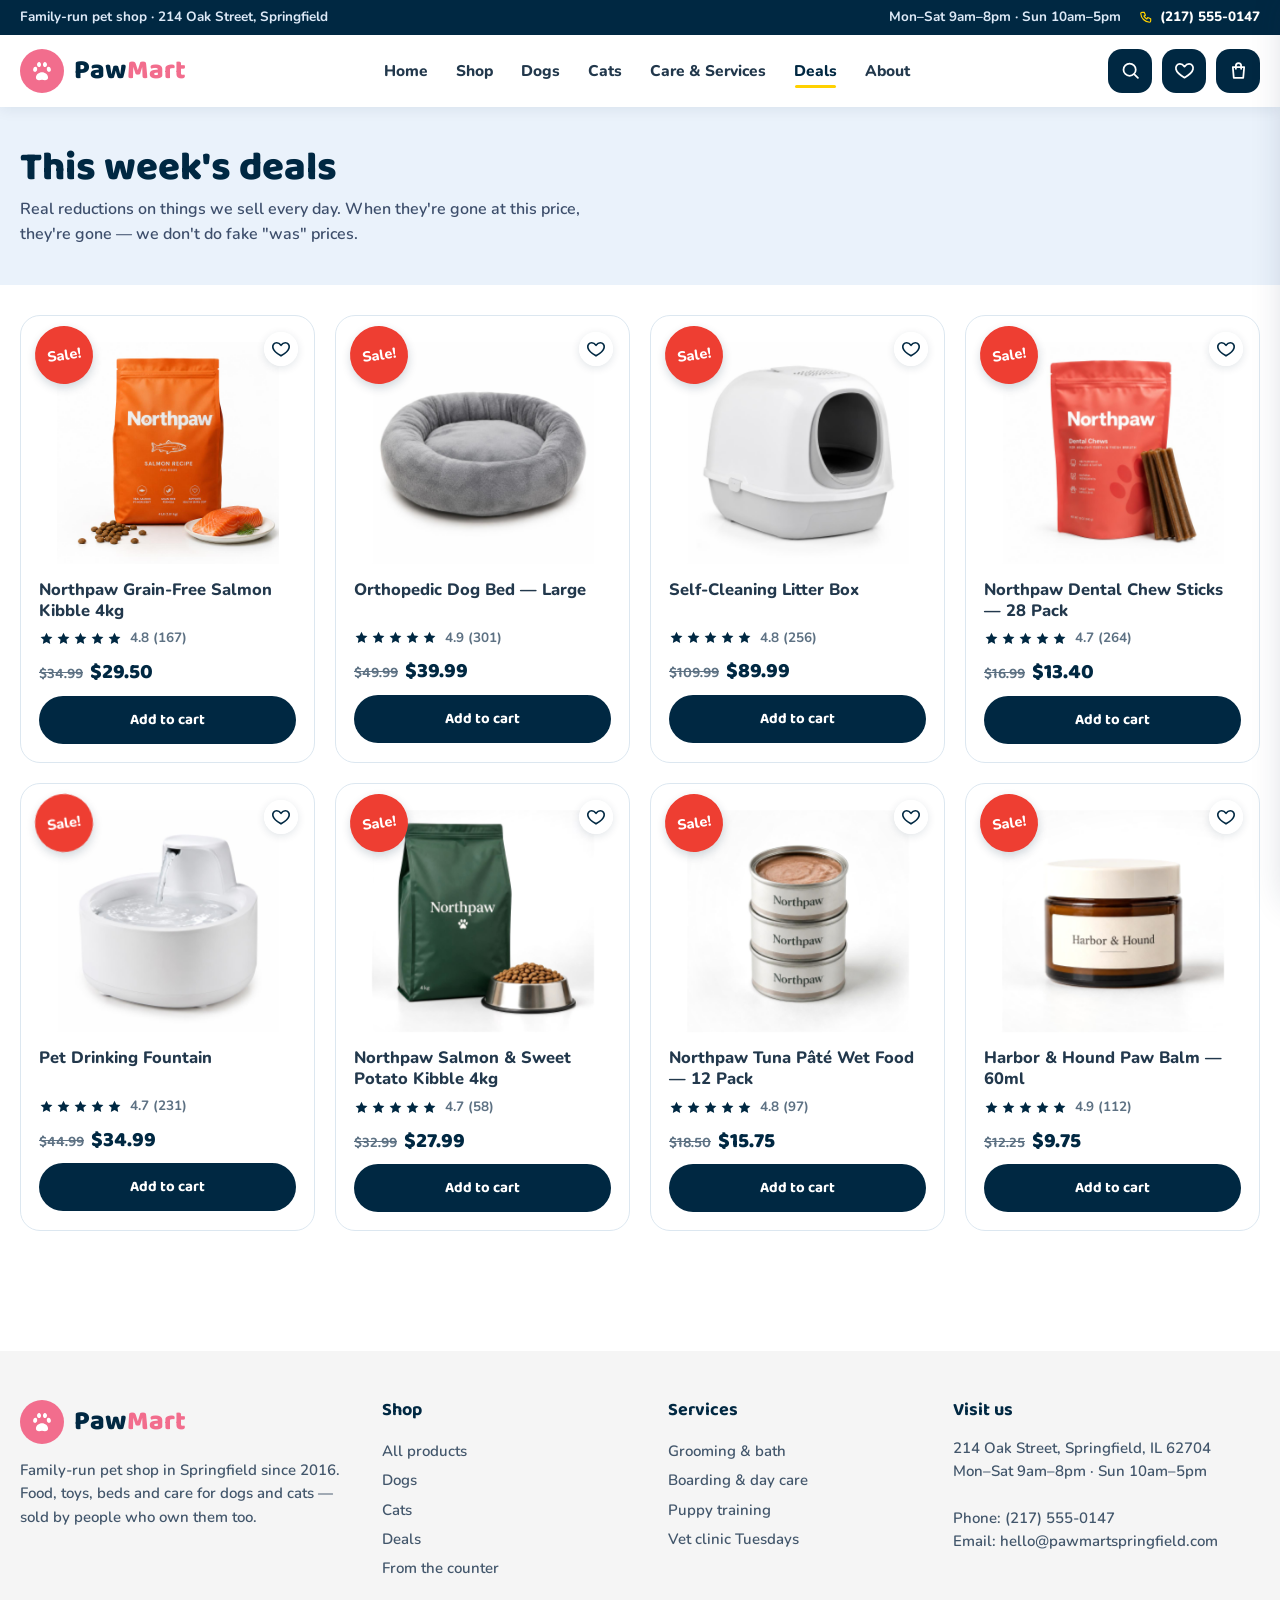
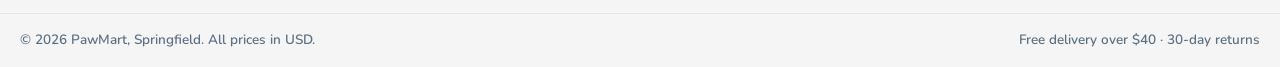
<file: deals.html>
<!DOCTYPE html>
<html lang="en">
<head>
<meta charset="UTF-8">
<meta name="viewport" content="width=device-width, initial-scale=1">
<title>Deals — PawMart</title>
<link rel="icon" type="image/svg+xml" href="images/favicon.svg">
<meta name="description" content="PawMart is Springfield's family pet shop: quality food, toys, beds and grooming for dogs and cats. Free delivery on orders over $40.">
<link rel="preconnect" href="https://fonts.googleapis.com">
<link rel="preconnect" href="https://fonts.gstatic.com" crossorigin>
<link href="https://fonts.googleapis.com/css2?family=Baloo+2:wght@600;700;800&family=Nunito:wght@400;600;700;800&display=swap" rel="stylesheet">
<link rel="stylesheet" href="style.css?v=50">
</head>
<body>
</div>
<header class="site">
  <div class="topbar"><div class="wrap topin"><span class="tb-left">Family-run pet shop · 214 Oak Street, Springfield</span><span class="tb-right"><span class="tb-hours">Mon–Sat 9am–8pm · Sun 10am–5pm</span><a class="tb-phone" href="tel:+12175550147" aria-label="Call PawMart on (217) 555-0147"><svg viewBox="0 0 24 24" aria-hidden="true"><path d="M5 4h4l2 5-2.5 1.5a12 12 0 0 0 5 5L15 13l5 2v4a2 2 0 0 1-2 2A16 16 0 0 1 3 6a2 2 0 0 1 2-2z"/></svg>(217) 555-0147</a></span></div></div>
  <div class="head wrap">
    <a class="logo" href="index.html"><span class="paw"><svg viewBox="0 0 24 24" fill="#fff" aria-hidden="true"><path d="M12 13.2c2.9 0 5.6 2.3 5.6 4.7 0 1.6-1.2 2.6-2.9 2.6-1 0-1.7-.4-2.7-.4s-1.7.4-2.7.4c-1.7 0-2.9-1-2.9-2.6 0-2.4 2.7-4.7 5.6-4.7zM6.2 8.1c1 .2 1.6 1.4 1.3 2.7-.3 1.3-1.3 2.2-2.3 2-1-.2-1.6-1.4-1.3-2.7.3-1.3 1.3-2.2 2.3-2zm11.6 0c1-.2 2 .7 2.3 2 .3 1.3-.3 2.5-1.3 2.7-1 .2-2-.7-2.3-2-.3-1.3.3-2.5 1.3-2.7zM9.4 3.6c1 .1 1.8 1.3 1.7 2.6-.1 1.3-1 2.3-2 2.2-1-.1-1.8-1.3-1.7-2.6.1-1.3 1-2.3 2-2.2zm5.2 0c1-.1 1.9.9 2 2.2.1 1.3-.7 2.5-1.7 2.6-1 .1-1.9-.9-2-2.2-.1-1.3.7-2.5 1.7-2.6z"/></svg></span><span class="lname">Paw<em>Mart</em></span></a>
    <nav class="mainnav" aria-label="Main"><a href="index.html">Home</a><a href="shop.html">Shop</a><a href="dogs.html">Dogs</a><a href="cats.html">Cats</a><a href="care.html">Care &amp; Services</a><a href="deals.html" class="on">Deals</a><a href="about.html">About</a></nav>
    <div class="headactions">
      <a class="iconbtn" href="shop.html#search" aria-label="Search products"><svg viewBox="0 0 24 24" aria-hidden="true"><circle cx="11" cy="11" r="7"/><path d="M20.5 20.5L16.7 16.7"/></svg></a>
      <a class="iconbtn hide-sm" href="shop.html?fav=1" aria-label="Your favourites"><svg viewBox="0 0 24 24" aria-hidden="true"><path d="M12 20.2S3.4 15.3 2.3 10.6C1.5 7.2 3.7 4.5 6.8 4.5c2 0 3.7 1.1 5.2 3.1 1.5-2 3.2-3.1 5.2-3.1 3.1 0 5.3 2.7 4.5 6.1C20.6 15.3 12 20.2 12 20.2z"/></svg></a>
      <button class="iconbtn" id="openCart" type="button" aria-label="Open cart"><svg viewBox="0 0 24 24" aria-hidden="true"><path d="M5.5 8h13l-1.1 12.5H6.6L5.5 8z"/><path d="M9 10V6.5a3 3 0 0 1 6 0V10"/></svg><span id="cartCount">0</span></button>
    </div>
  </div>
</header>

<main>
  <section class="pagehead"><div class="wrap"><h1>This week's deals</h1><p>Real reductions on things we sell every day. When they're gone at this price, they're gone — we don't do fake "was" prices.</p></div></section>
  <div class="wrap"><div class="grid" id="dealsGrid" style="padding:30px 0 56px"></div></div>
</main>

<footer class="site">
  <div class="foot wrap">
    <div>
      <a class="logo" href="index.html" style="margin-bottom:12px"><span class="paw"><svg viewBox="0 0 24 24" fill="#fff" aria-hidden="true"><path d="M12 13.2c2.9 0 5.6 2.3 5.6 4.7 0 1.6-1.2 2.6-2.9 2.6-1 0-1.7-.4-2.7-.4s-1.7.4-2.7.4c-1.7 0-2.9-1-2.9-2.6 0-2.4 2.7-4.7 5.6-4.7zM6.2 8.1c1 .2 1.6 1.4 1.3 2.7-.3 1.3-1.3 2.2-2.3 2-1-.2-1.6-1.4-1.3-2.7.3-1.3 1.3-2.2 2.3-2zm11.6 0c1-.2 2 .7 2.3 2 .3 1.3-.3 2.5-1.3 2.7-1 .2-2-.7-2.3-2-.3-1.3.3-2.5 1.3-2.7zM9.4 3.6c1 .1 1.8 1.3 1.7 2.6-.1 1.3-1 2.3-2 2.2-1-.1-1.8-1.3-1.7-2.6.1-1.3 1-2.3 2-2.2zm5.2 0c1-.1 1.9.9 2 2.2.1 1.3-.7 2.5-1.7 2.6-1 .1-1.9-.9-2-2.2-.1-1.3.7-2.5 1.7-2.6z"/></svg></span><span class="lname">Paw<em>Mart</em></span></a>
      <p>Family-run pet shop in Springfield since 2016. Food, toys, beds and care for dogs and cats — sold by people who own them too.</p>
    </div>
    <div><h4>Shop</h4><a href="shop.html">All products</a><a href="dogs.html">Dogs</a><a href="cats.html">Cats</a><a href="deals.html">Deals</a><a href="articles.html">From the counter</a></div>
    <div><h4>Services</h4><a href="care.html">Grooming &amp; bath</a><a href="care.html">Boarding &amp; day care</a><a href="care.html">Puppy training</a><a href="care.html">Vet clinic Tuesdays</a></div>
    <div><h4>Visit us</h4><p>214 Oak Street, Springfield, IL 62704<br>Mon–Sat 9am–8pm · Sun 10am–5pm<br><br>Phone: (217) 555-0147<br>Email: hello@pawmartspringfield.com</p></div>
  </div>
  <div class="footbot"><span>© 2026 PawMart, Springfield. All prices in USD.</span><span>Free delivery over $40 · 30-day returns</span></div>
</footer>

<div id="overlay"></div>
<aside id="drawer" aria-label="Shopping cart">
  <div class="dhead"><h3>Your cart</h3><button id="closeCart" type="button" aria-label="Close cart">✕</button></div>
  <div id="drawerItems"></div>
  <div class="dfoot">
    <div id="freeNote"></div><div class="freebar"><div id="freeFill"></div></div>
    <div class="trow"><span>Subtotal</span><span id="subTotal">$0.00</span></div>
    <div class="trow"><span>Delivery</span><span id="delTotal">—</span></div>
    <div class="trow total"><span>Total</span><span id="grandTotal">$0.00</span></div>
    <button class="btn solid" id="goCheckout" type="button">Go to checkout</button>
  </div>
</aside>

<div id="modal" role="dialog" aria-label="Checkout">
  <div class="mbox">
    <button class="mclose" id="closeModal" type="button" aria-label="Close checkout">✕</button>
    <div id="checkoutFormWrap">
      <h3>Checkout</h3><p class="sub">Pay on delivery — cash or card at your door.</p>
      <div id="sumBox"></div>
      <form id="coForm" novalidate>
        <div class="field" id="f-name"><label for="inName">Your name</label><input id="inName" type="text" placeholder="e.g. Alex Morgan" autocomplete="name"></div>
        <div class="field" id="f-phone"><label for="inPhone">Phone (we'll call to confirm)</label><input id="inPhone" type="tel" placeholder="e.g. 217 555 0123" autocomplete="tel"></div>
        <div class="field" id="f-addr"><label for="inAddr">Delivery address</label><textarea id="inAddr" rows="2" placeholder="Street, house number, area"></textarea></div>
        <label style="display:block;font-weight:800;font-size:14px;margin-bottom:6px;color:var(--navy)">Payment</label>
        <div class="payrow"><button type="button" class="payopt sel" data-pay="Cash on delivery">Cash on delivery</button><button type="button" class="payopt" data-pay="Card on delivery">Card on delivery</button></div>
        <button class="btn solid" type="submit" style="width:100%">Place order</button>
      </form>
    </div>
    <div id="successWrap" style="display:none">
      <div class="okic">✓</div>
      <h3>Order placed</h3>
      <div id="ordNo"></div>
      <p id="successDetail"></p>
      <button class="btn navyb" id="successClose" type="button">Keep shopping</button>
    </div>
  </div>
</div>
<div id="toast" role="status"></div>
<script src="shop.js?v=50"></script>
</body>
</html>
</file>
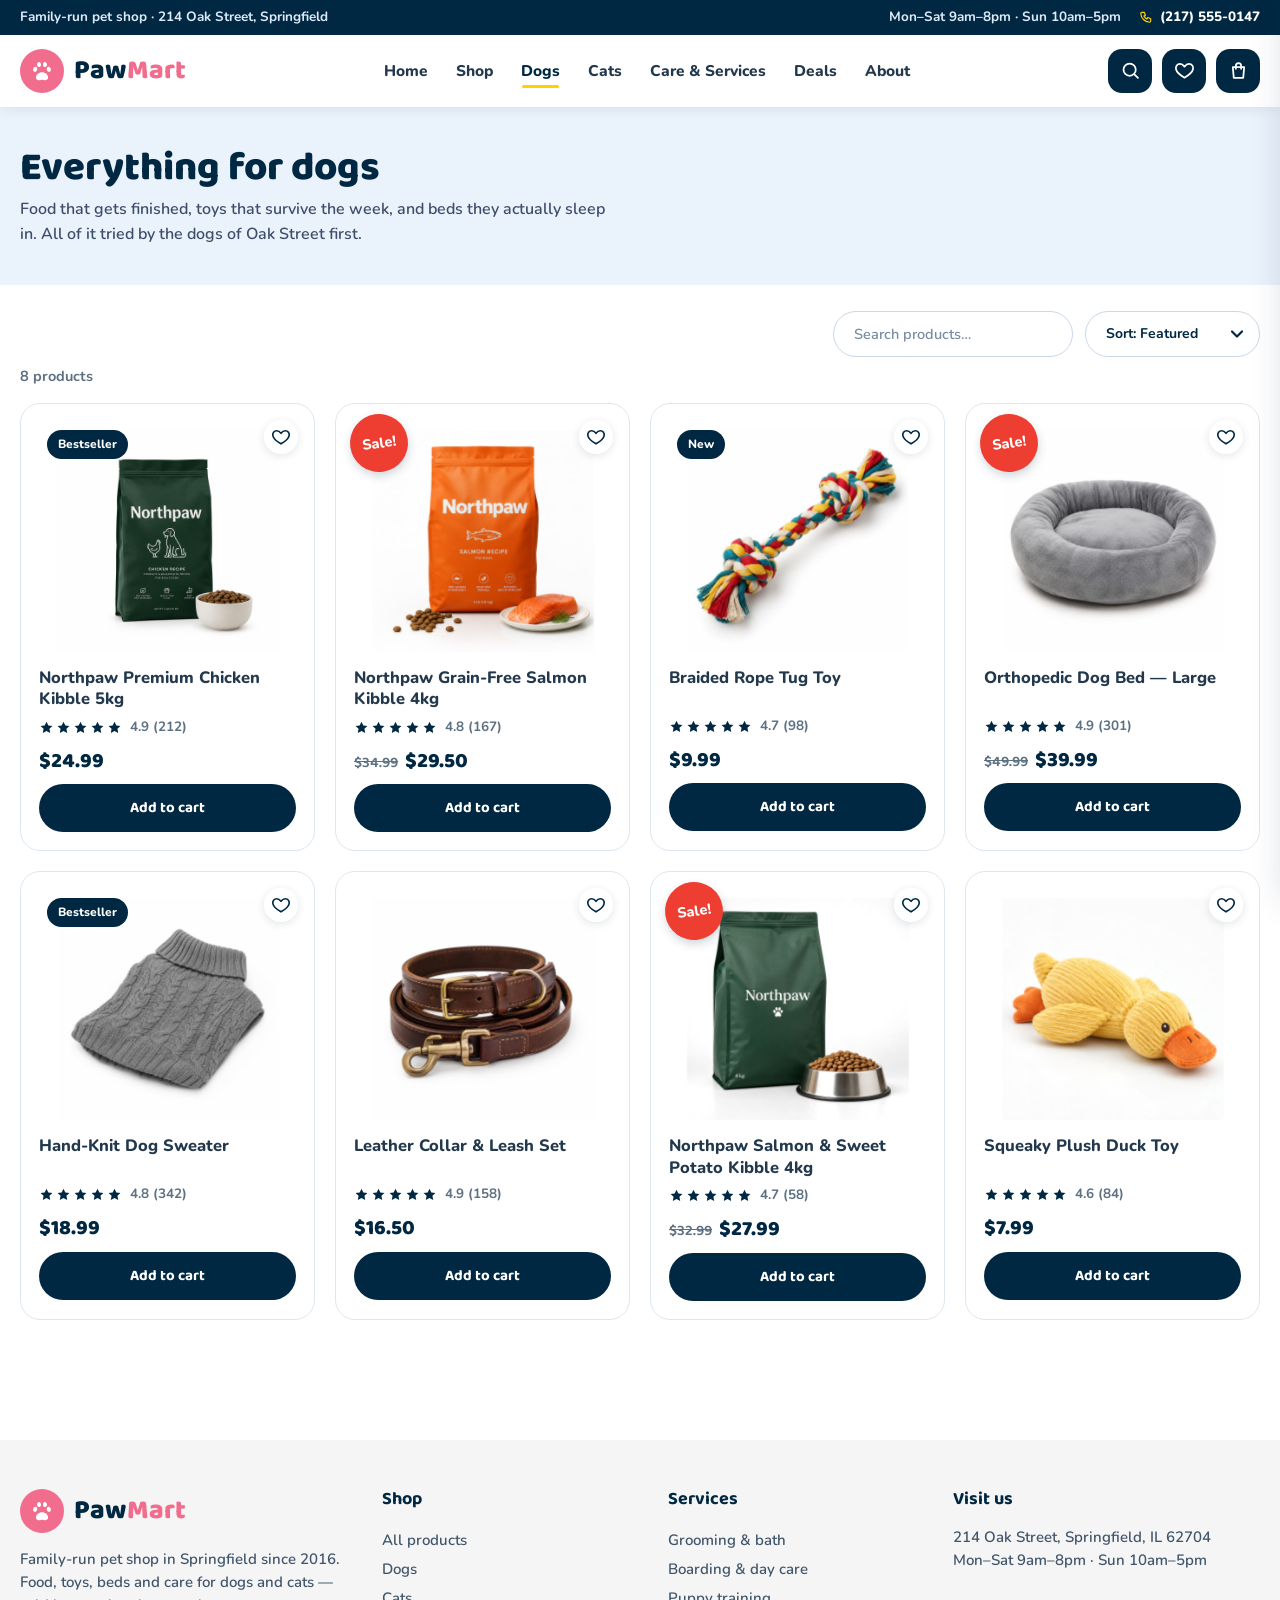
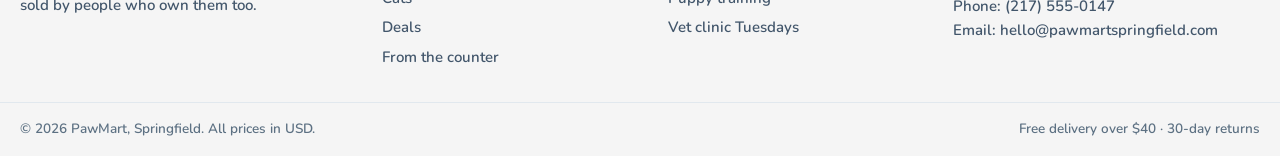
<file: dogs.html>
<!DOCTYPE html>
<html lang="en">
<head>
<meta charset="UTF-8">
<meta name="viewport" content="width=device-width, initial-scale=1">
<title>Dogs — PawMart</title>
<link rel="icon" type="image/svg+xml" href="images/favicon.svg">
<meta name="description" content="PawMart is Springfield's family pet shop: quality food, toys, beds and grooming for dogs and cats. Free delivery on orders over $40.">
<link rel="preconnect" href="https://fonts.googleapis.com">
<link rel="preconnect" href="https://fonts.gstatic.com" crossorigin>
<link href="https://fonts.googleapis.com/css2?family=Baloo+2:wght@600;700;800&family=Nunito:wght@400;600;700;800&display=swap" rel="stylesheet">
<link rel="stylesheet" href="style.css?v=50">
</head>
<body data-shopcat="dogs">
</div>
<header class="site">
  <div class="topbar"><div class="wrap topin"><span class="tb-left">Family-run pet shop · 214 Oak Street, Springfield</span><span class="tb-right"><span class="tb-hours">Mon–Sat 9am–8pm · Sun 10am–5pm</span><a class="tb-phone" href="tel:+12175550147" aria-label="Call PawMart on (217) 555-0147"><svg viewBox="0 0 24 24" aria-hidden="true"><path d="M5 4h4l2 5-2.5 1.5a12 12 0 0 0 5 5L15 13l5 2v4a2 2 0 0 1-2 2A16 16 0 0 1 3 6a2 2 0 0 1 2-2z"/></svg>(217) 555-0147</a></span></div></div>
  <div class="head wrap">
    <a class="logo" href="index.html"><span class="paw"><svg viewBox="0 0 24 24" fill="#fff" aria-hidden="true"><path d="M12 13.2c2.9 0 5.6 2.3 5.6 4.7 0 1.6-1.2 2.6-2.9 2.6-1 0-1.7-.4-2.7-.4s-1.7.4-2.7.4c-1.7 0-2.9-1-2.9-2.6 0-2.4 2.7-4.7 5.6-4.7zM6.2 8.1c1 .2 1.6 1.4 1.3 2.7-.3 1.3-1.3 2.2-2.3 2-1-.2-1.6-1.4-1.3-2.7.3-1.3 1.3-2.2 2.3-2zm11.6 0c1-.2 2 .7 2.3 2 .3 1.3-.3 2.5-1.3 2.7-1 .2-2-.7-2.3-2-.3-1.3.3-2.5 1.3-2.7zM9.4 3.6c1 .1 1.8 1.3 1.7 2.6-.1 1.3-1 2.3-2 2.2-1-.1-1.8-1.3-1.7-2.6.1-1.3 1-2.3 2-2.2zm5.2 0c1-.1 1.9.9 2 2.2.1 1.3-.7 2.5-1.7 2.6-1 .1-1.9-.9-2-2.2-.1-1.3.7-2.5 1.7-2.6z"/></svg></span><span class="lname">Paw<em>Mart</em></span></a>
    <nav class="mainnav" aria-label="Main"><a href="index.html">Home</a><a href="shop.html">Shop</a><a href="dogs.html" class="on">Dogs</a><a href="cats.html">Cats</a><a href="care.html">Care &amp; Services</a><a href="deals.html">Deals</a><a href="about.html">About</a></nav>
    <div class="headactions">
      <a class="iconbtn" href="shop.html#search" aria-label="Search products"><svg viewBox="0 0 24 24" aria-hidden="true"><circle cx="11" cy="11" r="7"/><path d="M20.5 20.5L16.7 16.7"/></svg></a>
      <a class="iconbtn hide-sm" href="shop.html?fav=1" aria-label="Your favourites"><svg viewBox="0 0 24 24" aria-hidden="true"><path d="M12 20.2S3.4 15.3 2.3 10.6C1.5 7.2 3.7 4.5 6.8 4.5c2 0 3.7 1.1 5.2 3.1 1.5-2 3.2-3.1 5.2-3.1 3.1 0 5.3 2.7 4.5 6.1C20.6 15.3 12 20.2 12 20.2z"/></svg></a>
      <button class="iconbtn" id="openCart" type="button" aria-label="Open cart"><svg viewBox="0 0 24 24" aria-hidden="true"><path d="M5.5 8h13l-1.1 12.5H6.6L5.5 8z"/><path d="M9 10V6.5a3 3 0 0 1 6 0V10"/></svg><span id="cartCount">0</span></button>
    </div>
  </div>
</header>

<main>
  <section class="pagehead"><div class="wrap"><h1>Everything for dogs</h1><p>Food that gets finished, toys that survive the week, and beds they actually sleep in. All of it tried by the dogs of Oak Street first.</p></div></section>
  <div class="wrap">
    <div class="toolbar">
      <button class="pill active" data-filter="all" type="button">All</button>
      <button class="pill" data-filter="dogs" type="button">Dogs</button>
      <button class="pill" data-filter="cats" type="button">Cats</button>
      <button class="pill" data-filter="care" type="button">Care &amp; Home</button>
      <span class="sp"></span>
      <input id="search" type="search" placeholder="Search products…" aria-label="Search products">
      <select id="sort" aria-label="Sort products"><option value="featured">Sort: Featured</option><option value="low">Price: low to high</option><option value="high">Price: high to low</option><option value="rating">Top rated</option></select>
    </div>
    <div id="resultCount"></div>
    <div class="grid" id="grid" style="padding-bottom:56px"></div>
  </div>
</main>

<footer class="site">
  <div class="foot wrap">
    <div>
      <a class="logo" href="index.html" style="margin-bottom:12px"><span class="paw"><svg viewBox="0 0 24 24" fill="#fff" aria-hidden="true"><path d="M12 13.2c2.9 0 5.6 2.3 5.6 4.7 0 1.6-1.2 2.6-2.9 2.6-1 0-1.7-.4-2.7-.4s-1.7.4-2.7.4c-1.7 0-2.9-1-2.9-2.6 0-2.4 2.7-4.7 5.6-4.7zM6.2 8.1c1 .2 1.6 1.4 1.3 2.7-.3 1.3-1.3 2.2-2.3 2-1-.2-1.6-1.4-1.3-2.7.3-1.3 1.3-2.2 2.3-2zm11.6 0c1-.2 2 .7 2.3 2 .3 1.3-.3 2.5-1.3 2.7-1 .2-2-.7-2.3-2-.3-1.3.3-2.5 1.3-2.7zM9.4 3.6c1 .1 1.8 1.3 1.7 2.6-.1 1.3-1 2.3-2 2.2-1-.1-1.8-1.3-1.7-2.6.1-1.3 1-2.3 2-2.2zm5.2 0c1-.1 1.9.9 2 2.2.1 1.3-.7 2.5-1.7 2.6-1 .1-1.9-.9-2-2.2-.1-1.3.7-2.5 1.7-2.6z"/></svg></span><span class="lname">Paw<em>Mart</em></span></a>
      <p>Family-run pet shop in Springfield since 2016. Food, toys, beds and care for dogs and cats — sold by people who own them too.</p>
    </div>
    <div><h4>Shop</h4><a href="shop.html">All products</a><a href="dogs.html">Dogs</a><a href="cats.html">Cats</a><a href="deals.html">Deals</a><a href="articles.html">From the counter</a></div>
    <div><h4>Services</h4><a href="care.html">Grooming &amp; bath</a><a href="care.html">Boarding &amp; day care</a><a href="care.html">Puppy training</a><a href="care.html">Vet clinic Tuesdays</a></div>
    <div><h4>Visit us</h4><p>214 Oak Street, Springfield, IL 62704<br>Mon–Sat 9am–8pm · Sun 10am–5pm<br><br>Phone: (217) 555-0147<br>Email: hello@pawmartspringfield.com</p></div>
  </div>
  <div class="footbot"><span>© 2026 PawMart, Springfield. All prices in USD.</span><span>Free delivery over $40 · 30-day returns</span></div>
</footer>

<div id="overlay"></div>
<aside id="drawer" aria-label="Shopping cart">
  <div class="dhead"><h3>Your cart</h3><button id="closeCart" type="button" aria-label="Close cart">✕</button></div>
  <div id="drawerItems"></div>
  <div class="dfoot">
    <div id="freeNote"></div><div class="freebar"><div id="freeFill"></div></div>
    <div class="trow"><span>Subtotal</span><span id="subTotal">$0.00</span></div>
    <div class="trow"><span>Delivery</span><span id="delTotal">—</span></div>
    <div class="trow total"><span>Total</span><span id="grandTotal">$0.00</span></div>
    <button class="btn solid" id="goCheckout" type="button">Go to checkout</button>
  </div>
</aside>

<div id="modal" role="dialog" aria-label="Checkout">
  <div class="mbox">
    <button class="mclose" id="closeModal" type="button" aria-label="Close checkout">✕</button>
    <div id="checkoutFormWrap">
      <h3>Checkout</h3><p class="sub">Pay on delivery — cash or card at your door.</p>
      <div id="sumBox"></div>
      <form id="coForm" novalidate>
        <div class="field" id="f-name"><label for="inName">Your name</label><input id="inName" type="text" placeholder="e.g. Alex Morgan" autocomplete="name"></div>
        <div class="field" id="f-phone"><label for="inPhone">Phone (we'll call to confirm)</label><input id="inPhone" type="tel" placeholder="e.g. 217 555 0123" autocomplete="tel"></div>
        <div class="field" id="f-addr"><label for="inAddr">Delivery address</label><textarea id="inAddr" rows="2" placeholder="Street, house number, area"></textarea></div>
        <label style="display:block;font-weight:800;font-size:14px;margin-bottom:6px;color:var(--navy)">Payment</label>
        <div class="payrow"><button type="button" class="payopt sel" data-pay="Cash on delivery">Cash on delivery</button><button type="button" class="payopt" data-pay="Card on delivery">Card on delivery</button></div>
        <button class="btn solid" type="submit" style="width:100%">Place order</button>
      </form>
    </div>
    <div id="successWrap" style="display:none">
      <div class="okic">✓</div>
      <h3>Order placed</h3>
      <div id="ordNo"></div>
      <p id="successDetail"></p>
      <button class="btn navyb" id="successClose" type="button">Keep shopping</button>
    </div>
  </div>
</div>
<div id="toast" role="status"></div>
<script src="shop.js?v=50"></script>
</body>
</html>
</file>
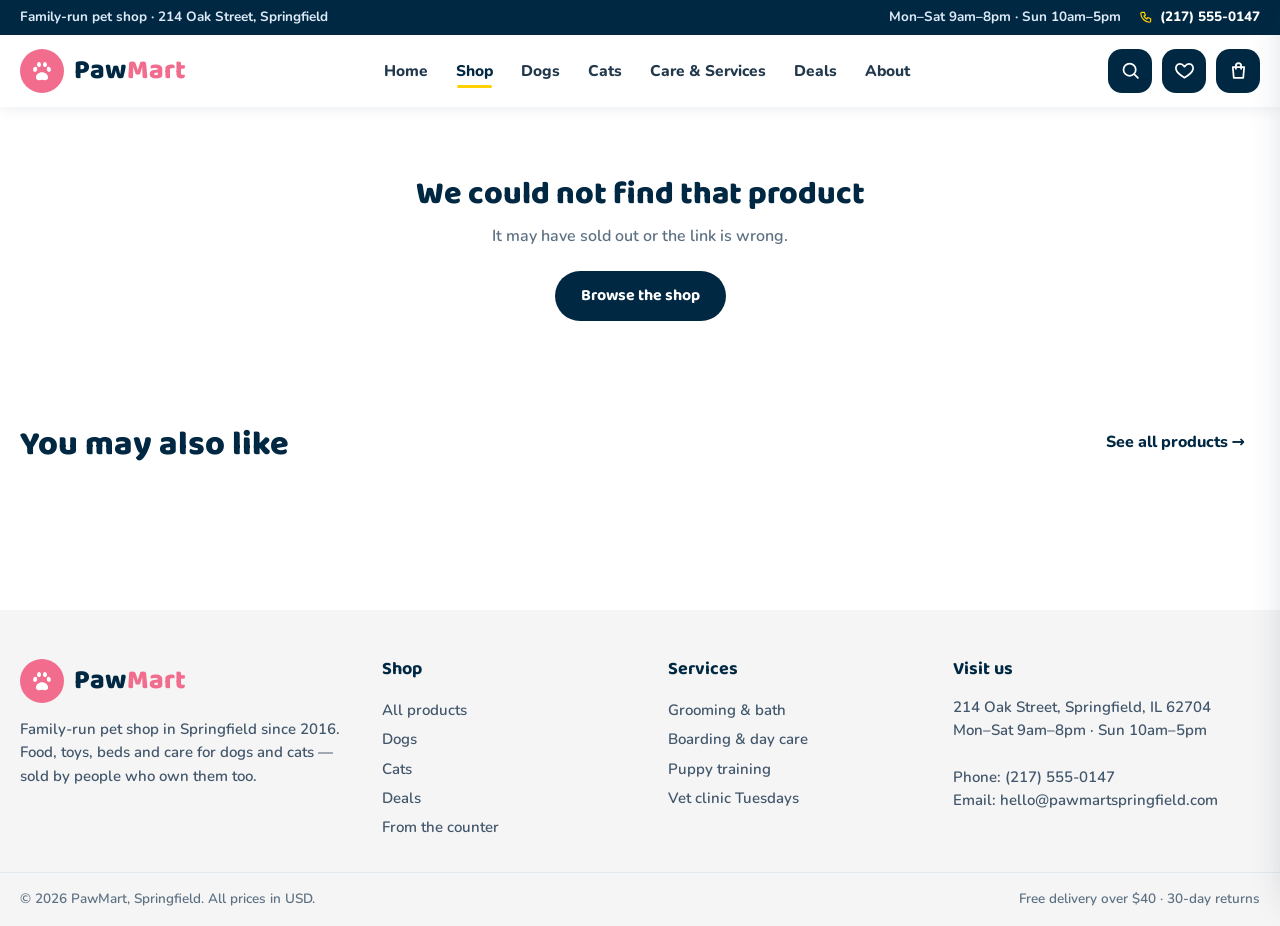
<file: product.html>
<!DOCTYPE html>
<html lang="en">
<head>
<meta charset="UTF-8">
<meta name="viewport" content="width=device-width, initial-scale=1">
<title>Product — PawMart</title>
<link rel="icon" type="image/svg+xml" href="images/favicon.svg">
<meta name="description" content="PawMart is Springfield's family pet shop: quality food, toys, beds and grooming for dogs and cats. Free delivery on orders over $40.">
<link rel="preconnect" href="https://fonts.googleapis.com">
<link rel="preconnect" href="https://fonts.gstatic.com" crossorigin>
<link href="https://fonts.googleapis.com/css2?family=Baloo+2:wght@600;700;800&family=Nunito:wght@400;600;700;800&display=swap" rel="stylesheet">
<link rel="stylesheet" href="style.css?v=50">
</head>
<body>
</div>
<header class="site">
  <div class="topbar"><div class="wrap topin"><span class="tb-left">Family-run pet shop · 214 Oak Street, Springfield</span><span class="tb-right"><span class="tb-hours">Mon–Sat 9am–8pm · Sun 10am–5pm</span><a class="tb-phone" href="tel:+12175550147" aria-label="Call PawMart on (217) 555-0147"><svg viewBox="0 0 24 24" aria-hidden="true"><path d="M5 4h4l2 5-2.5 1.5a12 12 0 0 0 5 5L15 13l5 2v4a2 2 0 0 1-2 2A16 16 0 0 1 3 6a2 2 0 0 1 2-2z"/></svg>(217) 555-0147</a></span></div></div>
  <div class="head wrap">
    <a class="logo" href="index.html"><span class="paw"><svg viewBox="0 0 24 24" fill="#fff" aria-hidden="true"><path d="M12 13.2c2.9 0 5.6 2.3 5.6 4.7 0 1.6-1.2 2.6-2.9 2.6-1 0-1.7-.4-2.7-.4s-1.7.4-2.7.4c-1.7 0-2.9-1-2.9-2.6 0-2.4 2.7-4.7 5.6-4.7zM6.2 8.1c1 .2 1.6 1.4 1.3 2.7-.3 1.3-1.3 2.2-2.3 2-1-.2-1.6-1.4-1.3-2.7.3-1.3 1.3-2.2 2.3-2zm11.6 0c1-.2 2 .7 2.3 2 .3 1.3-.3 2.5-1.3 2.7-1 .2-2-.7-2.3-2-.3-1.3.3-2.5 1.3-2.7zM9.4 3.6c1 .1 1.8 1.3 1.7 2.6-.1 1.3-1 2.3-2 2.2-1-.1-1.8-1.3-1.7-2.6.1-1.3 1-2.3 2-2.2zm5.2 0c1-.1 1.9.9 2 2.2.1 1.3-.7 2.5-1.7 2.6-1 .1-1.9-.9-2-2.2-.1-1.3.7-2.5 1.7-2.6z"/></svg></span><span class="lname">Paw<em>Mart</em></span></a>
    <nav class="mainnav" aria-label="Main"><a href="index.html">Home</a><a href="shop.html" class="on">Shop</a><a href="dogs.html">Dogs</a><a href="cats.html">Cats</a><a href="care.html">Care &amp; Services</a><a href="deals.html">Deals</a><a href="about.html">About</a></nav>
    <div class="headactions">
      <a class="iconbtn" href="shop.html#search" aria-label="Search products"><svg viewBox="0 0 24 24" aria-hidden="true"><circle cx="11" cy="11" r="7"/><path d="M20.5 20.5L16.7 16.7"/></svg></a>
      <a class="iconbtn hide-sm" href="shop.html?fav=1" aria-label="Your favourites"><svg viewBox="0 0 24 24" aria-hidden="true"><path d="M12 20.2S3.4 15.3 2.3 10.6C1.5 7.2 3.7 4.5 6.8 4.5c2 0 3.7 1.1 5.2 3.1 1.5-2 3.2-3.1 5.2-3.1 3.1 0 5.3 2.7 4.5 6.1C20.6 15.3 12 20.2 12 20.2z"/></svg></a>
      <button class="iconbtn" id="openCart" type="button" aria-label="Open cart"><svg viewBox="0 0 24 24" aria-hidden="true"><path d="M5.5 8h13l-1.1 12.5H6.6L5.5 8z"/><path d="M9 10V6.5a3 3 0 0 1 6 0V10"/></svg><span id="cartCount">0</span></button>
    </div>
  </div>
</header>

<main>
  <div class="wrap">
    <div id="productMain"></div>
    <section style="padding:30px 0 56px"><div class="sec-head"><div><h2>You may also like</h2></div><a class="more" href="shop.html">See all products →</a></div><div class="grid" id="relGrid"></div></section>
  </div>
</main>

<footer class="site">
  <div class="foot wrap">
    <div>
      <a class="logo" href="index.html" style="margin-bottom:12px"><span class="paw"><svg viewBox="0 0 24 24" fill="#fff" aria-hidden="true"><path d="M12 13.2c2.9 0 5.6 2.3 5.6 4.7 0 1.6-1.2 2.6-2.9 2.6-1 0-1.7-.4-2.7-.4s-1.7.4-2.7.4c-1.7 0-2.9-1-2.9-2.6 0-2.4 2.7-4.7 5.6-4.7zM6.2 8.1c1 .2 1.6 1.4 1.3 2.7-.3 1.3-1.3 2.2-2.3 2-1-.2-1.6-1.4-1.3-2.7.3-1.3 1.3-2.2 2.3-2zm11.6 0c1-.2 2 .7 2.3 2 .3 1.3-.3 2.5-1.3 2.7-1 .2-2-.7-2.3-2-.3-1.3.3-2.5 1.3-2.7zM9.4 3.6c1 .1 1.8 1.3 1.7 2.6-.1 1.3-1 2.3-2 2.2-1-.1-1.8-1.3-1.7-2.6.1-1.3 1-2.3 2-2.2zm5.2 0c1-.1 1.9.9 2 2.2.1 1.3-.7 2.5-1.7 2.6-1 .1-1.9-.9-2-2.2-.1-1.3.7-2.5 1.7-2.6z"/></svg></span><span class="lname">Paw<em>Mart</em></span></a>
      <p>Family-run pet shop in Springfield since 2016. Food, toys, beds and care for dogs and cats — sold by people who own them too.</p>
    </div>
    <div><h4>Shop</h4><a href="shop.html">All products</a><a href="dogs.html">Dogs</a><a href="cats.html">Cats</a><a href="deals.html">Deals</a><a href="articles.html">From the counter</a></div>
    <div><h4>Services</h4><a href="care.html">Grooming &amp; bath</a><a href="care.html">Boarding &amp; day care</a><a href="care.html">Puppy training</a><a href="care.html">Vet clinic Tuesdays</a></div>
    <div><h4>Visit us</h4><p>214 Oak Street, Springfield, IL 62704<br>Mon–Sat 9am–8pm · Sun 10am–5pm<br><br>Phone: (217) 555-0147<br>Email: hello@pawmartspringfield.com</p></div>
  </div>
  <div class="footbot"><span>© 2026 PawMart, Springfield. All prices in USD.</span><span>Free delivery over $40 · 30-day returns</span></div>
</footer>

<div id="overlay"></div>
<aside id="drawer" aria-label="Shopping cart">
  <div class="dhead"><h3>Your cart</h3><button id="closeCart" type="button" aria-label="Close cart">✕</button></div>
  <div id="drawerItems"></div>
  <div class="dfoot">
    <div id="freeNote"></div><div class="freebar"><div id="freeFill"></div></div>
    <div class="trow"><span>Subtotal</span><span id="subTotal">$0.00</span></div>
    <div class="trow"><span>Delivery</span><span id="delTotal">—</span></div>
    <div class="trow total"><span>Total</span><span id="grandTotal">$0.00</span></div>
    <button class="btn solid" id="goCheckout" type="button">Go to checkout</button>
  </div>
</aside>

<div id="modal" role="dialog" aria-label="Checkout">
  <div class="mbox">
    <button class="mclose" id="closeModal" type="button" aria-label="Close checkout">✕</button>
    <div id="checkoutFormWrap">
      <h3>Checkout</h3><p class="sub">Pay on delivery — cash or card at your door.</p>
      <div id="sumBox"></div>
      <form id="coForm" novalidate>
        <div class="field" id="f-name"><label for="inName">Your name</label><input id="inName" type="text" placeholder="e.g. Alex Morgan" autocomplete="name"></div>
        <div class="field" id="f-phone"><label for="inPhone">Phone (we'll call to confirm)</label><input id="inPhone" type="tel" placeholder="e.g. 217 555 0123" autocomplete="tel"></div>
        <div class="field" id="f-addr"><label for="inAddr">Delivery address</label><textarea id="inAddr" rows="2" placeholder="Street, house number, area"></textarea></div>
        <label style="display:block;font-weight:800;font-size:14px;margin-bottom:6px;color:var(--navy)">Payment</label>
        <div class="payrow"><button type="button" class="payopt sel" data-pay="Cash on delivery">Cash on delivery</button><button type="button" class="payopt" data-pay="Card on delivery">Card on delivery</button></div>
        <button class="btn solid" type="submit" style="width:100%">Place order</button>
      </form>
    </div>
    <div id="successWrap" style="display:none">
      <div class="okic">✓</div>
      <h3>Order placed</h3>
      <div id="ordNo"></div>
      <p id="successDetail"></p>
      <button class="btn navyb" id="successClose" type="button">Keep shopping</button>
    </div>
  </div>
</div>
<div id="toast" role="status"></div>
<script src="shop.js?v=50"></script>
</body>
</html>
</file>
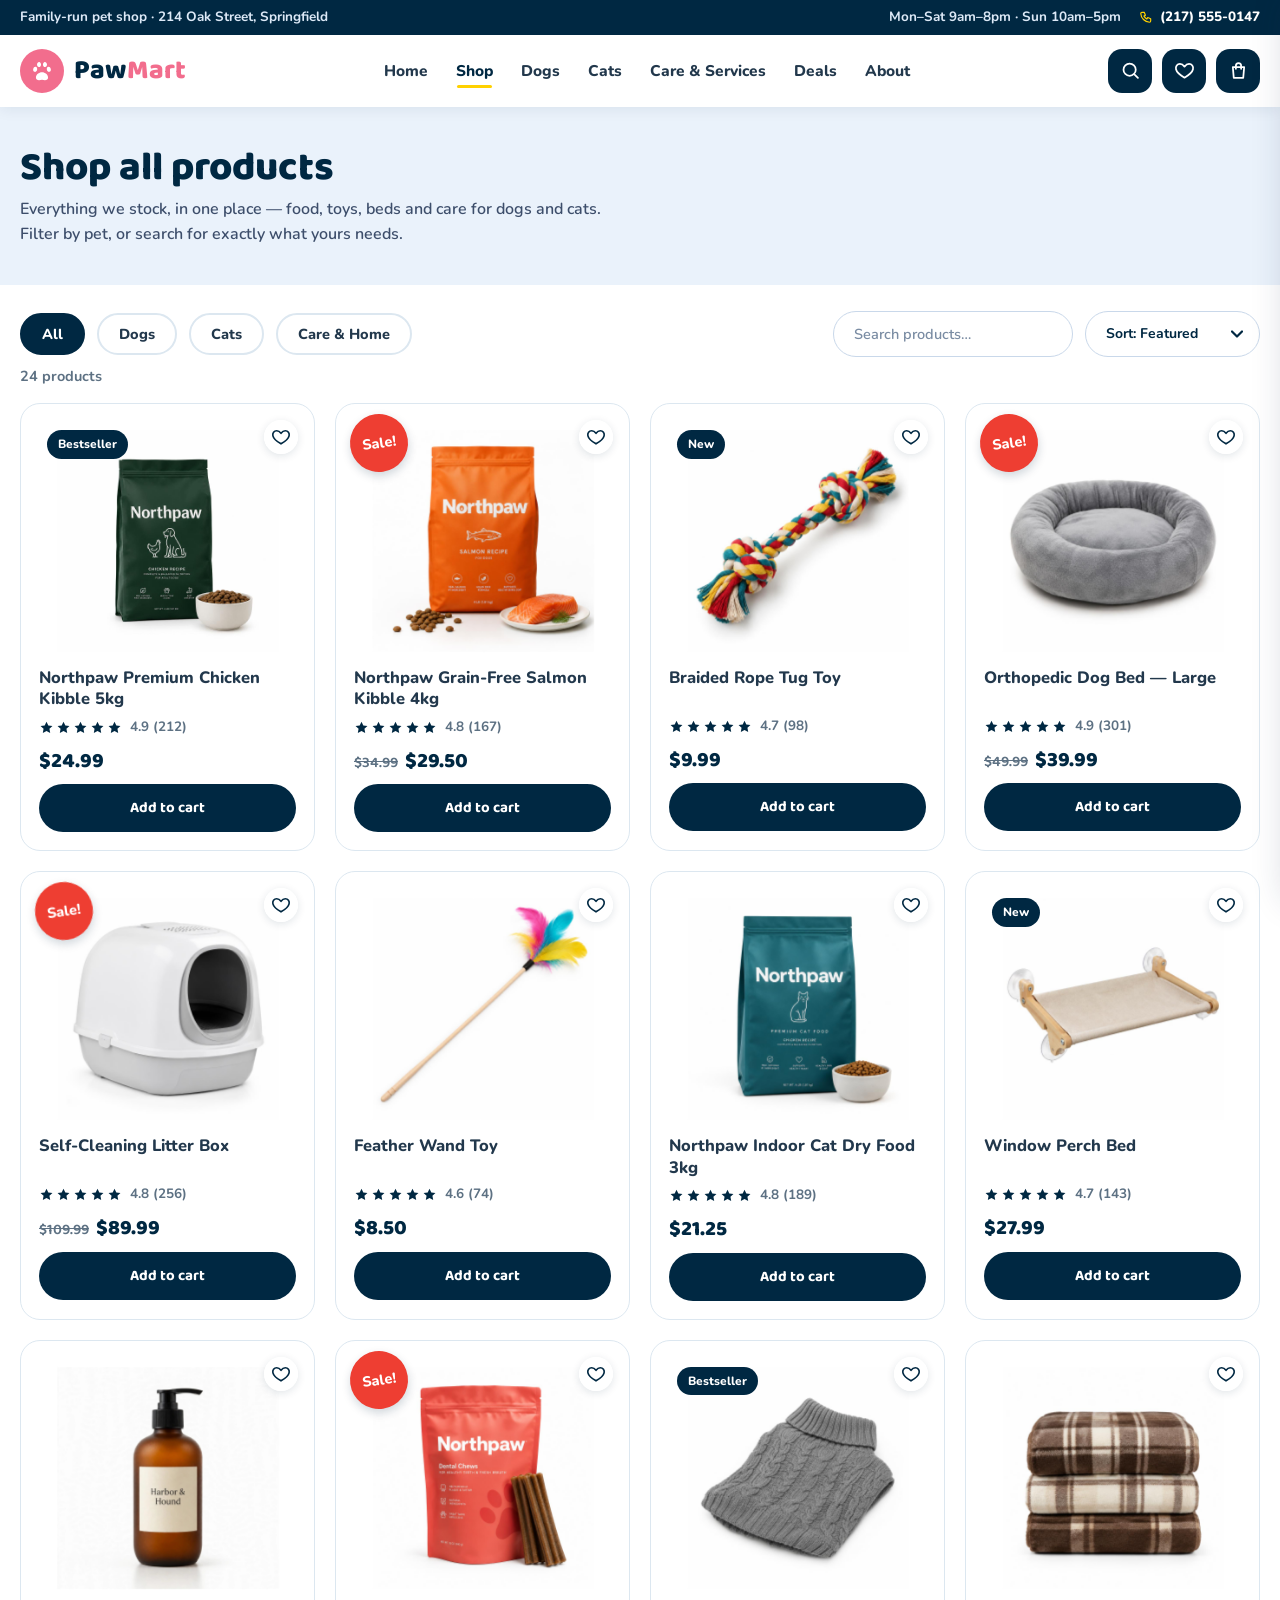
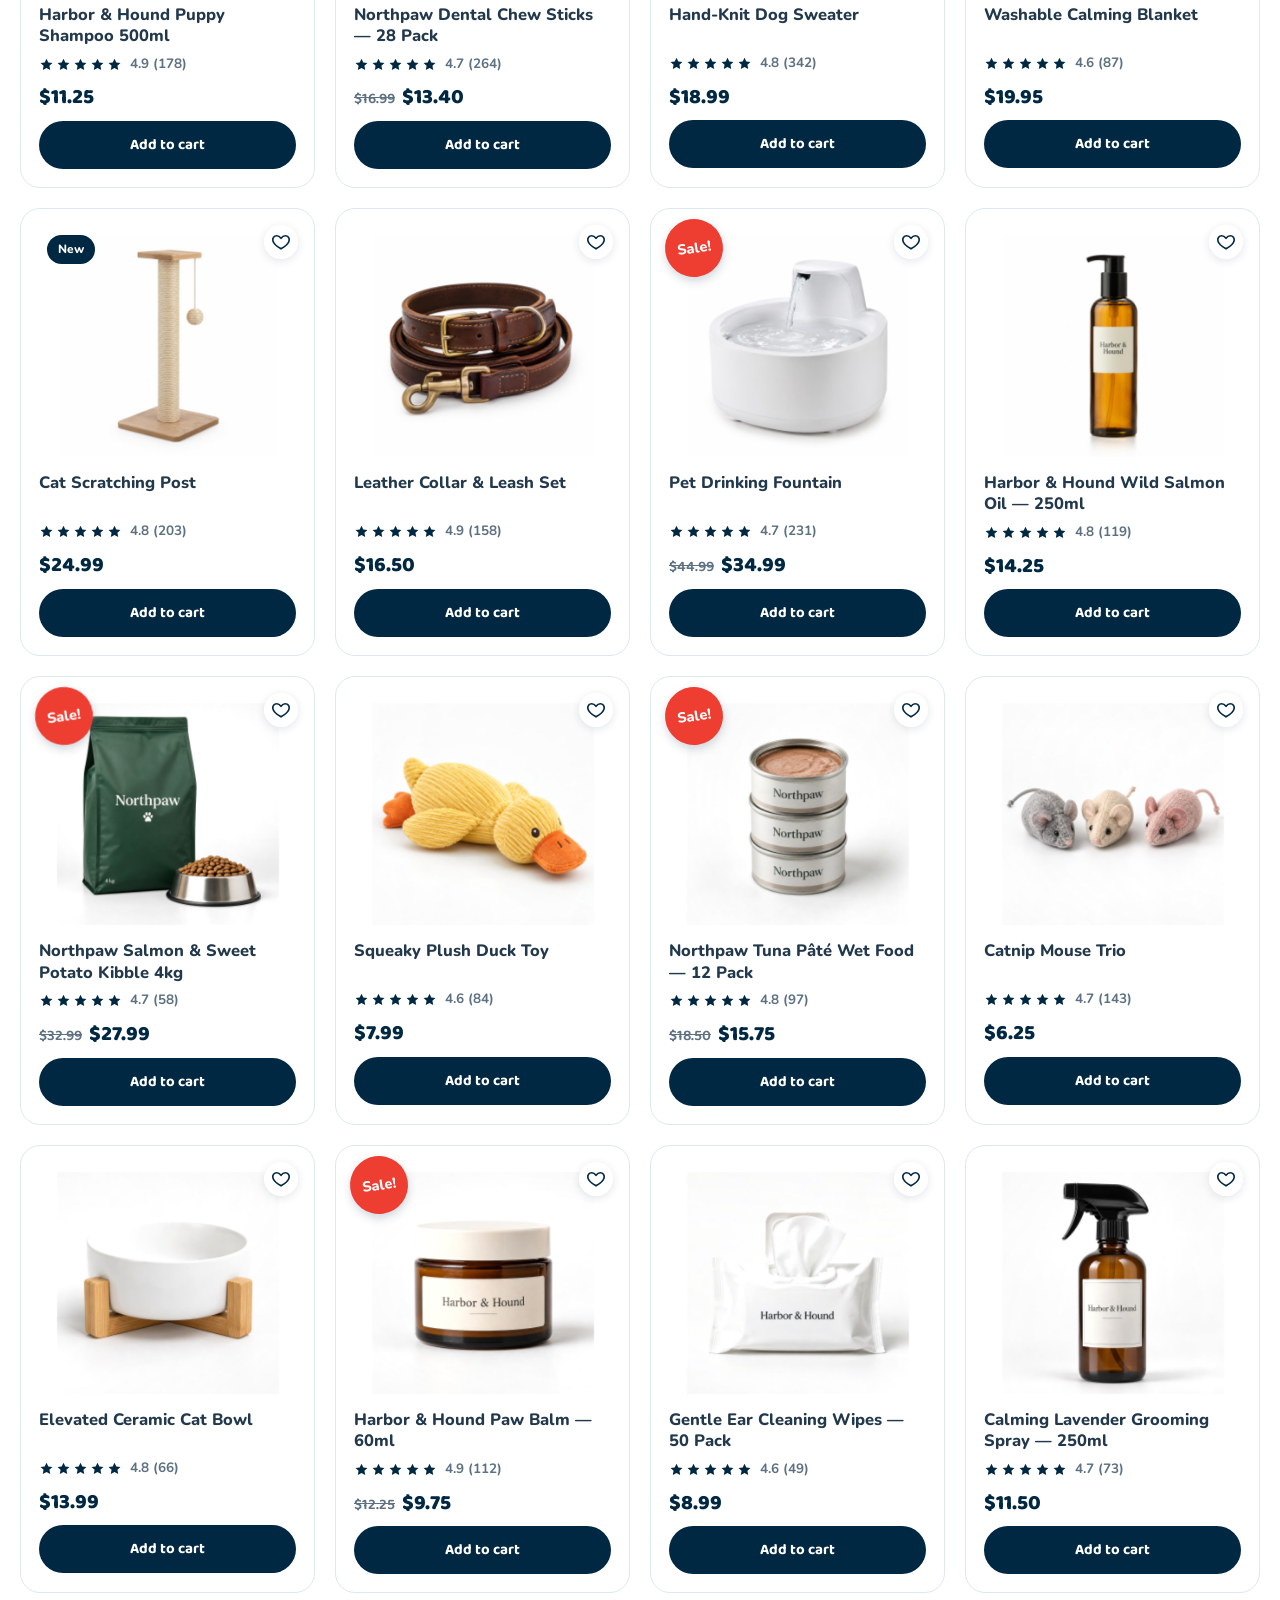
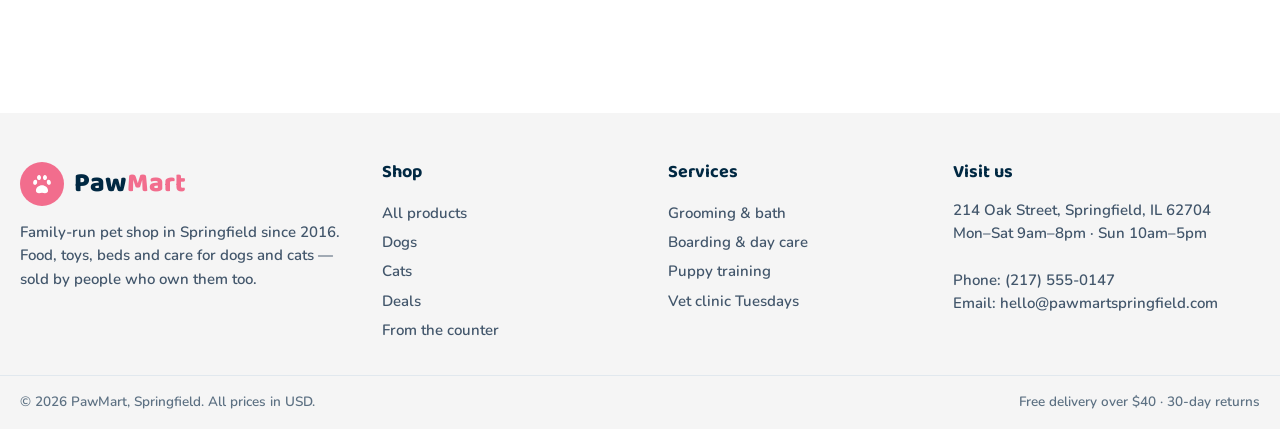
<file: shop.html>
<!DOCTYPE html>
<html lang="en">
<head>
<meta charset="UTF-8">
<meta name="viewport" content="width=device-width, initial-scale=1">
<title>Shop — PawMart</title>
<link rel="icon" type="image/svg+xml" href="images/favicon.svg">
<meta name="description" content="PawMart is Springfield's family pet shop: quality food, toys, beds and grooming for dogs and cats. Free delivery on orders over $40.">
<link rel="preconnect" href="https://fonts.googleapis.com">
<link rel="preconnect" href="https://fonts.gstatic.com" crossorigin>
<link href="https://fonts.googleapis.com/css2?family=Baloo+2:wght@600;700;800&family=Nunito:wght@400;600;700;800&display=swap" rel="stylesheet">
<link rel="stylesheet" href="style.css?v=50">
</head>
<body>
</div>
<header class="site">
  <div class="topbar"><div class="wrap topin"><span class="tb-left">Family-run pet shop · 214 Oak Street, Springfield</span><span class="tb-right"><span class="tb-hours">Mon–Sat 9am–8pm · Sun 10am–5pm</span><a class="tb-phone" href="tel:+12175550147" aria-label="Call PawMart on (217) 555-0147"><svg viewBox="0 0 24 24" aria-hidden="true"><path d="M5 4h4l2 5-2.5 1.5a12 12 0 0 0 5 5L15 13l5 2v4a2 2 0 0 1-2 2A16 16 0 0 1 3 6a2 2 0 0 1 2-2z"/></svg>(217) 555-0147</a></span></div></div>
  <div class="head wrap">
    <a class="logo" href="index.html"><span class="paw"><svg viewBox="0 0 24 24" fill="#fff" aria-hidden="true"><path d="M12 13.2c2.9 0 5.6 2.3 5.6 4.7 0 1.6-1.2 2.6-2.9 2.6-1 0-1.7-.4-2.7-.4s-1.7.4-2.7.4c-1.7 0-2.9-1-2.9-2.6 0-2.4 2.7-4.7 5.6-4.7zM6.2 8.1c1 .2 1.6 1.4 1.3 2.7-.3 1.3-1.3 2.2-2.3 2-1-.2-1.6-1.4-1.3-2.7.3-1.3 1.3-2.2 2.3-2zm11.6 0c1-.2 2 .7 2.3 2 .3 1.3-.3 2.5-1.3 2.7-1 .2-2-.7-2.3-2-.3-1.3.3-2.5 1.3-2.7zM9.4 3.6c1 .1 1.8 1.3 1.7 2.6-.1 1.3-1 2.3-2 2.2-1-.1-1.8-1.3-1.7-2.6.1-1.3 1-2.3 2-2.2zm5.2 0c1-.1 1.9.9 2 2.2.1 1.3-.7 2.5-1.7 2.6-1 .1-1.9-.9-2-2.2-.1-1.3.7-2.5 1.7-2.6z"/></svg></span><span class="lname">Paw<em>Mart</em></span></a>
    <nav class="mainnav" aria-label="Main"><a href="index.html">Home</a><a href="shop.html" class="on">Shop</a><a href="dogs.html">Dogs</a><a href="cats.html">Cats</a><a href="care.html">Care &amp; Services</a><a href="deals.html">Deals</a><a href="about.html">About</a></nav>
    <div class="headactions">
      <a class="iconbtn" href="shop.html#search" aria-label="Search products"><svg viewBox="0 0 24 24" aria-hidden="true"><circle cx="11" cy="11" r="7"/><path d="M20.5 20.5L16.7 16.7"/></svg></a>
      <a class="iconbtn hide-sm" href="shop.html?fav=1" aria-label="Your favourites"><svg viewBox="0 0 24 24" aria-hidden="true"><path d="M12 20.2S3.4 15.3 2.3 10.6C1.5 7.2 3.7 4.5 6.8 4.5c2 0 3.7 1.1 5.2 3.1 1.5-2 3.2-3.1 5.2-3.1 3.1 0 5.3 2.7 4.5 6.1C20.6 15.3 12 20.2 12 20.2z"/></svg></a>
      <button class="iconbtn" id="openCart" type="button" aria-label="Open cart"><svg viewBox="0 0 24 24" aria-hidden="true"><path d="M5.5 8h13l-1.1 12.5H6.6L5.5 8z"/><path d="M9 10V6.5a3 3 0 0 1 6 0V10"/></svg><span id="cartCount">0</span></button>
    </div>
  </div>
</header>

<main>
  <section class="pagehead"><div class="wrap"><h1>Shop all products</h1><p>Everything we stock, in one place — food, toys, beds and care for dogs and cats. Filter by pet, or search for exactly what yours needs.</p></div></section>
  <div class="wrap">
    <div class="toolbar">
      <button class="pill active" data-filter="all" type="button">All</button>
      <button class="pill" data-filter="dogs" type="button">Dogs</button>
      <button class="pill" data-filter="cats" type="button">Cats</button>
      <button class="pill" data-filter="care" type="button">Care &amp; Home</button>
      <span class="sp"></span>
      <input id="search" type="search" placeholder="Search products…" aria-label="Search products">
      <select id="sort" aria-label="Sort products"><option value="featured">Sort: Featured</option><option value="low">Price: low to high</option><option value="high">Price: high to low</option><option value="rating">Top rated</option></select>
    </div>
    <div id="resultCount"></div>
    <div class="grid" id="grid" style="padding-bottom:56px"></div>
  </div>
</main>

<footer class="site">
  <div class="foot wrap">
    <div>
      <a class="logo" href="index.html" style="margin-bottom:12px"><span class="paw"><svg viewBox="0 0 24 24" fill="#fff" aria-hidden="true"><path d="M12 13.2c2.9 0 5.6 2.3 5.6 4.7 0 1.6-1.2 2.6-2.9 2.6-1 0-1.7-.4-2.7-.4s-1.7.4-2.7.4c-1.7 0-2.9-1-2.9-2.6 0-2.4 2.7-4.7 5.6-4.7zM6.2 8.1c1 .2 1.6 1.4 1.3 2.7-.3 1.3-1.3 2.2-2.3 2-1-.2-1.6-1.4-1.3-2.7.3-1.3 1.3-2.2 2.3-2zm11.6 0c1-.2 2 .7 2.3 2 .3 1.3-.3 2.5-1.3 2.7-1 .2-2-.7-2.3-2-.3-1.3.3-2.5 1.3-2.7zM9.4 3.6c1 .1 1.8 1.3 1.7 2.6-.1 1.3-1 2.3-2 2.2-1-.1-1.8-1.3-1.7-2.6.1-1.3 1-2.3 2-2.2zm5.2 0c1-.1 1.9.9 2 2.2.1 1.3-.7 2.5-1.7 2.6-1 .1-1.9-.9-2-2.2-.1-1.3.7-2.5 1.7-2.6z"/></svg></span><span class="lname">Paw<em>Mart</em></span></a>
      <p>Family-run pet shop in Springfield since 2016. Food, toys, beds and care for dogs and cats — sold by people who own them too.</p>
    </div>
    <div><h4>Shop</h4><a href="shop.html">All products</a><a href="dogs.html">Dogs</a><a href="cats.html">Cats</a><a href="deals.html">Deals</a><a href="articles.html">From the counter</a></div>
    <div><h4>Services</h4><a href="care.html">Grooming &amp; bath</a><a href="care.html">Boarding &amp; day care</a><a href="care.html">Puppy training</a><a href="care.html">Vet clinic Tuesdays</a></div>
    <div><h4>Visit us</h4><p>214 Oak Street, Springfield, IL 62704<br>Mon–Sat 9am–8pm · Sun 10am–5pm<br><br>Phone: (217) 555-0147<br>Email: hello@pawmartspringfield.com</p></div>
  </div>
  <div class="footbot"><span>© 2026 PawMart, Springfield. All prices in USD.</span><span>Free delivery over $40 · 30-day returns</span></div>
</footer>

<div id="overlay"></div>
<aside id="drawer" aria-label="Shopping cart">
  <div class="dhead"><h3>Your cart</h3><button id="closeCart" type="button" aria-label="Close cart">✕</button></div>
  <div id="drawerItems"></div>
  <div class="dfoot">
    <div id="freeNote"></div><div class="freebar"><div id="freeFill"></div></div>
    <div class="trow"><span>Subtotal</span><span id="subTotal">$0.00</span></div>
    <div class="trow"><span>Delivery</span><span id="delTotal">—</span></div>
    <div class="trow total"><span>Total</span><span id="grandTotal">$0.00</span></div>
    <button class="btn solid" id="goCheckout" type="button">Go to checkout</button>
  </div>
</aside>

<div id="modal" role="dialog" aria-label="Checkout">
  <div class="mbox">
    <button class="mclose" id="closeModal" type="button" aria-label="Close checkout">✕</button>
    <div id="checkoutFormWrap">
      <h3>Checkout</h3><p class="sub">Pay on delivery — cash or card at your door.</p>
      <div id="sumBox"></div>
      <form id="coForm" novalidate>
        <div class="field" id="f-name"><label for="inName">Your name</label><input id="inName" type="text" placeholder="e.g. Alex Morgan" autocomplete="name"></div>
        <div class="field" id="f-phone"><label for="inPhone">Phone (we'll call to confirm)</label><input id="inPhone" type="tel" placeholder="e.g. 217 555 0123" autocomplete="tel"></div>
        <div class="field" id="f-addr"><label for="inAddr">Delivery address</label><textarea id="inAddr" rows="2" placeholder="Street, house number, area"></textarea></div>
        <label style="display:block;font-weight:800;font-size:14px;margin-bottom:6px;color:var(--navy)">Payment</label>
        <div class="payrow"><button type="button" class="payopt sel" data-pay="Cash on delivery">Cash on delivery</button><button type="button" class="payopt" data-pay="Card on delivery">Card on delivery</button></div>
        <button class="btn solid" type="submit" style="width:100%">Place order</button>
      </form>
    </div>
    <div id="successWrap" style="display:none">
      <div class="okic">✓</div>
      <h3>Order placed</h3>
      <div id="ordNo"></div>
      <p id="successDetail"></p>
      <button class="btn navyb" id="successClose" type="button">Keep shopping</button>
    </div>
  </div>
</div>
<div id="toast" role="status"></div>
<script src="shop.js?v=50"></script>
</body>
</html>
</file>
<file: style.css>
:root{
  --navy:#002842; --navy2:#001E33; --hero-blue:#B1CDEE; --sky:#EAF2FB; --sky2:#C9DCEF; --pale:#E4EDFA;
  --pink:#FBE7EE; --pink2:#F7CDDE; --yellow:#FFD100; --yellow-d:#D9930D;
  --coral:#F26D8D; --coral-d:#DB4E71; --gold:#F2A007; --ink:#22384C; --mut:#5D7183; --line:#DCE7F0; --cream:#FDF4E3;
  --r:20px; --shadow:0 10px 30px rgba(0,40,66,.10);
}
*{box-sizing:border-box;margin:0;padding:0}
html{scroll-behavior:smooth}
body{font-family:'Nunito',system-ui,sans-serif;color:var(--ink);background:#fff;line-height:1.55}
img{display:block;max-width:100%}
a{color:var(--navy)}
h1,h2,h3,.disp{font-family:'Baloo 2',cursive;font-weight:800;color:var(--navy);line-height:1.15}
.wrap{max-width:1280px;margin:0 auto;padding:0 20px}
.btn{display:inline-block;border:none;cursor:pointer;font-family:'Baloo 2',cursive;font-weight:700;font-size:16px;padding:13px 26px;border-radius:999px;text-decoration:none;transition:.15s}
.btn.solid{background:var(--navy);color:#fff}
.btn.solid:hover{background:var(--navy2)}
.btn.navyb{background:var(--navy);color:#fff}
.btn.navyb:hover{background:var(--navy2)}
.btn.ghost{background:#fff;color:var(--navy);border:2px solid var(--sky2)}
.btn.ghost:hover{border-color:var(--navy)}

/* header */
header.site{background:#fff;position:sticky;top:0;z-index:40;box-shadow:0 2px 14px rgba(0,40,66,.08)}
.head{display:grid;grid-template-columns:auto 1fr auto;align-items:center;gap:28px;padding:14px 20px}
.logo{display:flex;align-items:center;gap:10px;text-decoration:none}
.logo .paw{width:44px;height:44px;border-radius:50%;background:var(--coral);display:grid;place-items:center;flex:none}
.logo .paw svg{width:26px;height:26px}
.logo .lname{font-family:'Baloo 2',cursive;font-weight:800;font-size:27px;color:var(--navy);letter-spacing:.2px;white-space:nowrap}
.logo .lname em{font-style:normal;color:var(--coral)}
nav.mainnav{display:flex;gap:2px;justify-content:center;flex-wrap:nowrap;overflow-x:auto}
nav.mainnav a{text-decoration:none;font-weight:800;color:var(--ink);padding:10px 13px;font-size:15.5px;border-radius:999px;white-space:nowrap}
nav.mainnav a:hover{background:transparent;color:var(--navy)}
nav.mainnav a.on{background:transparent;color:var(--navy)}
.headactions{display:flex;gap:10px;align-items:center}
.iconbtn{position:relative;width:44px;height:44px;border-radius:14px;background:var(--navy);display:grid;place-items:center;border:none;cursor:pointer;flex:none;transition:.15s}
.iconbtn:hover{background:var(--navy2)}
.iconbtn svg{width:21px;height:21px;fill:none;stroke:#fff;stroke-width:2;stroke-linecap:round;stroke-linejoin:round}
#cartCount{position:absolute;top:-7px;right:-7px;background:var(--yellow);color:var(--navy);border-radius:999px;min-width:22px;height:22px;display:grid;place-items:center;font-size:12.5px;font-weight:800;padding:0 5px;font-family:'Nunito',sans-serif}

/* hero */
.hero{background:var(--hero-blue);overflow:hidden}
.hero .wrap{display:grid;grid-template-columns:1.02fr .98fr;gap:20px;align-items:stretch;padding-top:0}
.hero-copy{padding:64px 0 60px;display:flex;flex-direction:column;justify-content:center;align-items:flex-start}
.hero h1{font-size:63px;font-weight:800;margin-bottom:16px;letter-spacing:-.01em}
.hero p{font-size:18.5px;color:#274b63;max-width:44ch;margin-bottom:28px;font-weight:600}
.hero-img{display:flex;align-items:flex-end}
.hero-img img{width:100%;height:520px;object-fit:cover;object-position:50% 42%;border-radius:230px 230px 0 0;box-shadow:var(--shadow)}

/* sections */
section.blk{padding:72px 0}
section.blk.sky{background:var(--sky)}
section.blk.pink{background:var(--pink)}
.sec-head{display:flex;align-items:end;justify-content:space-between;gap:16px;margin-bottom:26px;flex-wrap:wrap}
.sec-head h2{font-size:34px;font-weight:800}
.sec-head p{color:var(--mut);font-weight:600;margin-top:4px}
.sec-head .more{font-weight:800;text-decoration:none;color:var(--navy);white-space:nowrap}
.sec-head .more:hover{text-decoration:underline}

/* tiles */
.tiles{display:grid;grid-template-columns:repeat(3,1fr);gap:20px}
.tile{position:relative;border-radius:var(--r);overflow:hidden;text-decoration:none;min-height:230px;display:flex;align-items:flex-end;box-shadow:var(--shadow)}
.tile img{position:absolute;inset:0;width:100%;height:100%;object-fit:cover}
.tile .tlab{position:relative;background:#fff;margin:14px;border-radius:14px;padding:12px 18px;width:calc(100% - 28px)}
.tile .tlab h3{font-size:22px}
.tile .tlab span{color:var(--coral-d);font-weight:800;font-size:14px}

/* product cards */
.grid{display:grid;grid-template-columns:repeat(4,1fr);gap:20px}
.pcard{background:#fff;border:1px solid var(--line);border-radius:var(--r);padding:18px;display:flex;flex-direction:column;gap:7px;transition:.15s}
.pcard:hover{box-shadow:var(--shadow);transform:translateY(-3px)}
.ptop{display:flex;justify-content:space-between;align-items:center}
.pcat{font-size:12px;font-weight:800;letter-spacing:.07em;text-transform:uppercase;color:var(--mut)}
.fav svg{width:20px;height:20px;fill:none;stroke:var(--navy);stroke-width:2;stroke-linecap:round;stroke-linejoin:round;display:block}
.pname{font-weight:800;font-size:16.5px;line-height:1.3;min-height:42px}
.pname a{color:var(--ink);text-decoration:none}
.pname a:hover{color:var(--navy)}
.stars{display:flex;align-items:center;gap:2px}
.stars span{margin-left:6px;font-size:13.5px;color:var(--mut);font-weight:700}
.price{font-family:'Baloo 2',cursive;font-weight:800;font-size:21px;color:var(--navy)}
.price s{color:var(--mut);font-size:15px;margin-right:7px;font-weight:600}
.pcard .ph{position:relative;display:block;background:#fff;border-radius:14px;margin-top:6px}
.pcard .ph img{width:100%;height:225px;object-fit:contain;padding:8px;mix-blend-mode:multiply}
.badge{position:absolute;top:8px;left:8px;background:var(--navy);color:#fff;font-size:12px;font-weight:800;padding:5px 11px;border-radius:999px;z-index:2}
.badge.sale{background:var(--coral)}
.addbtn{border:none;background:var(--navy);color:#fff;font-family:'Baloo 2',cursive;font-weight:700;font-size:15px;padding:12px 16px;border-radius:999px;cursor:pointer;white-space:nowrap;width:100%;margin-top:auto}
.addbtn:hover{background:var(--navy2)}
.addbtn.added{background:var(--yellow);color:var(--navy)}
.addbtn.bigadd{font-size:17px;padding:14px 30px;width:auto}

/* grooming banner */
.groom{background:var(--pale);border-radius:26px;overflow:hidden;display:grid;grid-template-columns:1fr 1fr;box-shadow:var(--shadow)}
.groom .gtx{padding:40px 42px;display:flex;flex-direction:column;justify-content:center;align-items:flex-start}
.groom .gtx h2{font-size:34px;font-weight:800;margin-bottom:10px}
.groom .gtx p{color:#3D4E6B;font-weight:600;margin-bottom:20px;max-width:44ch}
.groom .gtx .from{font-weight:800;color:var(--navy);margin-bottom:16px}
.groom img{width:100%;height:100%;min-height:300px;object-fit:cover;object-position:72% 12%}

/* services */
.services{display:grid;grid-template-columns:repeat(4,1fr);gap:20px}
.svc{background:#fff;border-radius:var(--r);padding:24px 22px;box-shadow:0 4px 16px rgba(32,54,92,.06)}
.svc .ic{width:52px;height:52px;border-radius:16px;background:var(--sky);display:grid;place-items:center;margin-bottom:14px}
.svc .ic svg{width:28px;height:28px}
.svc h3{font-size:20px;margin-bottom:6px}
.svc p{color:var(--mut);font-size:14.5px;font-weight:600;margin-bottom:12px}
.svc .from{font-weight:800;color:var(--navy)}
.svc a{font-weight:800;color:var(--coral-d);text-decoration:none;font-size:14.5px}
.svc a:hover{text-decoration:underline}

/* brands */
.brands{display:flex;gap:14px;flex-wrap:wrap;justify-content:center}
.brands span{font-family:'Baloo 2',cursive;font-weight:700;font-size:19px;color:var(--navy);background:#fff;border:1px solid var(--line);padding:12px 26px;border-radius:999px}

/* blog */
.blog{display:grid;grid-template-columns:repeat(3,1fr);gap:20px}
.bcard{background:#fff;border:1px solid var(--line);border-radius:var(--r);overflow:hidden;text-decoration:none;display:block}
.bcard img{width:100%;height:180px;object-fit:cover}
.bcard .bb{display:block;padding:18px 20px 20px}
.bcard .btag{font-size:12px;font-weight:800;letter-spacing:.07em;text-transform:uppercase;color:var(--coral-d)}
.bcard h3{font-size:20px;margin:6px 0 6px;color:var(--ink)}
.bcard p{color:var(--mut);font-size:14.5px;font-weight:600}

/* reviews */
.rev-summary{display:flex;gap:26px;align-items:center;background:#fff;border:1px solid var(--line);border-radius:var(--r);padding:24px 28px;margin-bottom:20px;flex-wrap:wrap}
.rev-summary .big{font-family:'Baloo 2',cursive;font-size:52px;font-weight:800;color:var(--navy);line-height:1}
.rev-grid{display:grid;grid-template-columns:repeat(3,1fr);gap:20px}
.rev{background:#fff;border:1px solid var(--line);border-radius:var(--r);padding:22px}
.rev .who{font-weight:800;color:var(--navy);margin-top:12px}
.rev .who small{display:block;color:var(--mut);font-weight:600}
.rev p{font-size:15px;color:#3D4E6B;margin-top:8px}

/* newsletter + footer */
.news{background:var(--navy);border-radius:26px;padding:38px 34px;display:grid;grid-template-columns:1.1fr .9fr;gap:26px;align-items:center}
.news h2{color:#fff;font-size:30px;margin-bottom:8px}
.news p{color:#C7D8EE;font-weight:600}
#newsForm{display:flex;gap:0}
#newsEmail{flex:1;border:none;border-radius:999px 0 0 999px;padding:14px 20px;font:inherit;outline:none}
#newsForm button{border:none;background:var(--yellow);color:var(--navy);font-family:'Baloo 2',cursive;font-weight:700;padding:0 24px;border-radius:0 999px 999px 0;cursor:pointer;font-size:15.5px}
#newsMsg{color:#FFD9E3;font-weight:700;margin-top:10px;display:none}
footer.site{background:var(--navy);color:#C7D8EE;margin-top:64px}
.foot{display:grid;grid-template-columns:1.3fr 1fr 1fr 1.2fr;gap:30px;padding:46px 20px 30px}
.foot h4{font-family:'Baloo 2',cursive;color:#fff;font-size:18px;margin-bottom:12px}
.foot a{color:#C7D8EE;text-decoration:none;font-weight:600;display:block;padding:3px 0;font-size:15px}
.foot a:hover{color:#fff}
.foot p{font-weight:600;font-size:15px}
.foot .logo .lname{color:#fff}
.footbot{border-top:1px solid #E1E8EE;padding:16px 20px;font-size:13.5px;font-weight:600;display:flex;justify-content:space-between;gap:12px;flex-wrap:wrap;max-width:1280px;margin:0 auto}

/* shop page */
.pagehead{background:var(--sky);padding:38px 0}
.pagehead h1{font-size:40px;font-weight:800}
.pagehead p{color:#3D4E6B;font-weight:600;margin-top:6px;max-width:60ch}
.toolbar{display:flex;gap:12px;align-items:center;flex-wrap:wrap;margin:26px 0 8px}
.pill{border:2px solid var(--line);background:#fff;border-radius:999px;padding:9px 20px;font-weight:800;cursor:pointer;font-family:inherit;font-size:14.5px;color:var(--ink)}
.pill:hover{border-color:var(--navy)}
.pill.active{background:var(--navy);color:#fff;border-color:var(--navy)}
.toolbar .sp{flex:1}
#search{border:2px solid var(--line);border-radius:999px;padding:10px 18px;font:inherit;font-size:14.5px;min-width:210px;outline:none;background:#F7FAFD}
#search:focus{border-color:var(--sky2);background:#fff}
#sort{flex:0 0 auto;width:auto;max-width:230px;height:44px;border:1.5px solid #C9D8EA;border-radius:14px;padding:0 30px 0 14px;font:inherit;font-weight:700;font-size:14px;color:var(--navy);background:#fff;outline:none;cursor:pointer}
#resultCount{color:var(--mut);font-weight:700;font-size:14.5px;margin:6px 0 16px}
.noresults{grid-column:1/-1;text-align:center;padding:50px 20px;color:var(--mut);font-weight:700;background:var(--sky);border-radius:var(--r)}

/* product page */
.crumbs{padding:20px 0 4px;font-weight:700;color:var(--mut);font-size:14.5px}
.crumbs a{color:var(--navy);text-decoration:none}
.pwrap{display:grid;grid-template-columns:1fr 1fr;gap:38px;padding:18px 0 10px}
.pimg{width:100%;height:480px;object-fit:contain;background:#F7FAFD;padding:18px;border-radius:26px;border:1px solid var(--line);mix-blend-mode:multiply}
.pinfo h1{font-size:36px;font-weight:800;margin:6px 0 8px}
.pprice{font-family:'Baloo 2',cursive;font-size:32px;font-weight:800;color:var(--navy)}
.pprice s{color:var(--mut);font-size:21px;margin-right:10px;font-weight:600}
.pdesc{color:#3D4E6B;font-size:16.5px;margin:14px 0 20px}
.specs{display:grid;grid-template-columns:1fr 1fr;gap:10px;margin-bottom:24px}
.specs div{background:var(--sky);border-radius:14px;padding:11px 15px}
.specs span{display:block;font-size:12px;font-weight:800;letter-spacing:.06em;text-transform:uppercase;color:var(--mut)}
.specs strong{color:var(--navy);font-size:15.5px}
.qtyrow{display:flex;gap:14px;align-items:center;flex-wrap:wrap}
.qty{display:inline-flex;align-items:center;border:2px solid var(--line);border-radius:999px;overflow:hidden}
.qty button{width:40px;height:46px;border:none;background:#F7FAFD;font-size:20px;cursor:pointer;font-weight:800;color:var(--navy)}
.qty input{width:48px;height:46px;border:none;text-align:center;font:inherit;font-weight:800;outline:none}
.pnotes{margin-top:22px;display:grid;gap:7px;color:var(--mut);font-weight:700;font-size:14.5px}
.notfound{text-align:center;padding:70px 20px}
.notfound p{color:var(--mut);font-weight:600;margin:10px 0 22px}

/* cart drawer + modal */
#overlay{position:fixed;inset:0;background:rgba(23,42,73,.45);opacity:0;pointer-events:none;transition:.2s;z-index:60}
#overlay.open{opacity:1;pointer-events:auto}
#drawer{position:fixed;top:0;right:-430px;width:410px;max-width:94vw;height:100dvh;background:#fff;z-index:61;transition:.25s;display:flex;flex-direction:column;box-shadow:-12px 0 34px rgba(23,42,73,.2)}
#drawer.open{right:0}
.dhead{display:flex;justify-content:space-between;align-items:center;padding:18px 22px;border-bottom:1px solid var(--line)}
.dhead h3{font-size:22px}
.dhead button{border:none;background:var(--sky);width:38px;height:38px;border-radius:50%;font-size:17px;cursor:pointer;color:var(--navy);font-weight:800}
#drawerItems{flex:1;overflow-y:auto;padding:16px 22px;display:flex;flex-direction:column;gap:14px}
.citem{display:grid;grid-template-columns:64px 1fr auto;gap:12px;align-items:start;background:#F7FAFD;border-radius:16px;padding:10px}
.citem img{width:64px;height:64px;object-fit:contain;background:#fff;border-radius:12px;mix-blend-mode:multiply}
.citem .nm{font-weight:800;font-size:14.5px;line-height:1.3}
.citem .pr{color:var(--navy);font-weight:800;font-size:14.5px;margin:2px 0 6px}
.citem .qty button{width:30px;height:32px;font-size:16px}
.citem .qty span{padding:0 8px;font-weight:800}
.citem .qty{border-width:1.5px}
.rm{border:none;background:none;color:var(--coral-d);font-weight:800;cursor:pointer;font-size:13px;font-family:inherit}
.emptycart{text-align:center;color:var(--mut);font-weight:700;padding:36px 10px}
.dfoot{border-top:1px solid var(--line);padding:16px 22px 20px}
.freebar{height:9px;background:var(--sky);border-radius:99px;overflow:hidden;margin:8px 0 14px}
#freeFill{height:100%;background:var(--yellow);width:0;transition:.3s}
#freeNote{font-size:13.5px;font-weight:800;color:var(--navy)}
.trow{display:flex;justify-content:space-between;font-weight:700;padding:3px 0;font-size:15px}
.trow.total{font-family:'Baloo 2',cursive;font-size:19px;color:var(--navy);border-top:1px dashed var(--line);margin-top:8px;padding-top:10px}
#goCheckout{width:100%;margin-top:14px}
#modal{position:fixed;inset:0;background:rgba(23,42,73,.5);display:none;place-items:center;z-index:70;padding:16px}
#modal.open{display:grid}
.mbox{background:#fff;border-radius:24px;max-width:560px;width:100%;max-height:92dvh;overflow-y:auto;padding:28px}
.mbox h3{font-size:26px;margin-bottom:4px}
.mbox .sub{color:var(--mut);font-weight:600;margin-bottom:18px}
.mclose{float:right;border:none;background:var(--sky);width:38px;height:38px;border-radius:50%;font-size:16px;cursor:pointer;color:var(--navy);font-weight:800}
.field{margin-bottom:14px}
.field label{display:block;font-weight:800;font-size:14px;margin-bottom:6px;color:var(--navy)}
.field input,.field textarea{width:100%;border:2px solid var(--line);border-radius:14px;padding:12px 15px;font:inherit;outline:none;background:#F7FAFD}
.field input:focus,.field textarea:focus{border-color:var(--sky2);background:#fff}
.field.invalid input,.field.invalid textarea{border-color:var(--coral-d);background:#FDF0F3}
.payrow{display:flex;gap:10px;margin:6px 0 16px;flex-wrap:wrap}
.payopt{border:2px solid var(--line);background:#fff;border-radius:999px;padding:10px 20px;font-weight:800;cursor:pointer;font-family:inherit;font-size:14.5px}
.payopt.sel{background:var(--navy);color:#fff;border-color:var(--navy)}
#sumBox{background:var(--sky);border-radius:16px;padding:16px 18px;margin-bottom:18px}
#successWrap{text-align:center;padding:14px 0 6px}
#successWrap .okic{width:76px;height:76px;border-radius:50%;background:var(--pink);display:grid;place-items:center;margin:0 auto 16px;font-size:34px}
#ordNo{font-family:'Baloo 2',cursive;font-weight:800;color:var(--coral-d);font-size:19px}
#successDetail{color:#3D4E6B;font-weight:600;margin:10px 0 20px}
#toast{position:fixed;bottom:24px;left:50%;transform:translate(-50%,80px);background:var(--navy);color:#fff;font-weight:800;padding:13px 26px;border-radius:999px;z-index:80;transition:.25s;box-shadow:var(--shadow)}
#toast.show{transform:translate(-50%,0)}

/* about / care */
.twocol{display:grid;grid-template-columns:1fr 1fr;gap:34px;align-items:center}
.twocol img{width:100%;height:380px;object-fit:cover;border-radius:26px}
.faq{display:grid;gap:12px}
.faq div{background:var(--sky);border-radius:16px;padding:18px 22px}
.faq h3{font-size:18px;margin-bottom:4px}
.faq p{color:#3D4E6B;font-weight:600;font-size:15px}
.hours{background:#fff;border:1px solid var(--line);border-radius:var(--r);padding:24px 26px}
.hours .trow{border-bottom:1px dashed var(--line);padding:8px 0}
.hours .trow:last-child{border-bottom:none}

@media(max-width:980px){
  .grid{grid-template-columns:repeat(3,1fr)}
  .services{grid-template-columns:repeat(2,1fr)}
  .hero h1{font-size:42px}
  .foot{grid-template-columns:1fr 1fr}
  .news{grid-template-columns:1fr}
  .headphone{display:none}
}
@media(max-width:680px){
  .hero .wrap{grid-template-columns:1fr;padding-top:32px;padding-bottom:32px}
  .hero-img img{height:300px}
  .hero h1{font-size:36px}
  .tiles,.blog,.rev-grid{grid-template-columns:1fr}
  .groom{grid-template-columns:1fr}
  .groom .gtx{padding:28px 24px}
  .groom img{min-height:230px}
  .grid{grid-template-columns:repeat(2,1fr)}
  .pcard .ph img{height:150px}
  .pwrap{grid-template-columns:1fr}
  .pimg{height:320px}
  .twocol{grid-template-columns:1fr}
  .searchbar{display:none}
  .sec-head h2{font-size:27px}
  section.blk{padding:40px 0}
  .foot{grid-template-columns:1fr}
  #newsForm{flex-direction:column;gap:10px}
  #newsEmail,#newsForm button{border-radius:999px;padding:14px 20px}
}

/* === restyle components (Pet Mania design system, our content) === */
.sec-head.center{justify-content:center;text-align:center}
.sec-head.center h2{font-size:38px}
.swoosh{display:block;margin:0 auto 2px}
.trendsec{position:relative;overflow:hidden}
.trendgrid{display:grid;grid-template-columns:repeat(3,1fr);gap:52px;max-width:1060px;margin:0 auto}
.trend{text-decoration:none;text-align:center;display:block}
.trend .blob{display:block;aspect-ratio:.94;overflow:hidden;box-shadow:var(--shadow);margin-bottom:18px}
.trend .blob img{width:100%;height:100%;object-fit:cover}
.trend .b1{border-radius:50%}
.trend .b2{border-radius:50%}
.trend .b3{border-radius:50%}
.trend small{display:block;color:var(--mut);font-weight:800;font-size:14px;letter-spacing:.05em;text-transform:uppercase}
.trend h3{font-size:27px;margin-top:2px}
.doodle{position:absolute;pointer-events:none;opacity:.85}
.doodle.pawd{left:26px;top:110px;transform:rotate(-18deg)}
.doodle.boned{right:30px;top:64px;transform:rotate(24deg)}
.petsec{background:var(--cream)}
.petgrid{display:grid;grid-template-columns:repeat(3,1fr);gap:38px 20px;max-width:900px;margin:0 auto}
.petitem{text-decoration:none;text-align:center;display:block}
.petitem img{width:158px;height:158px;object-fit:cover;margin:0 auto 10px}
.petitem span{font-weight:800;color:var(--navy);font-size:18px}
.services.photo-grid{grid-template-columns:repeat(2,1fr);gap:24px}
.svc.photo{padding:0;overflow:hidden}
.svc.photo img{width:100%;height:250px;object-fit:cover}
.svc.photo .svcbody{padding:20px 24px 24px}
.svc.photo h3{font-size:23px}
.aboutstrip{background:#F4F4F1}
.aboutstrip .inner{max-width:780px}
.aboutstrip h2{font-size:37px;margin:10px 0 12px}
.aboutstrip h2 .yw{color:var(--yellow-d)}
.aboutstrip p{color:#3D4E6B;font-weight:600;max-width:62ch;margin-bottom:14px}
.aboutstrip a{font-weight:800;color:var(--navy);text-decoration:none}
.aboutstrip a:hover{text-decoration:underline}
.blogsec{background:var(--pale)}
.blogsec .bcard{border:none;box-shadow:0 6px 20px rgba(0,40,66,.07)}
.blogsec .btag{color:var(--yellow-d)}
@media(max-width:1100px){ nav.mainnav a{padding:10px 9px;font-size:14.5px} .head{gap:16px} }
@media(max-width:980px){
  .head{grid-template-columns:auto 1fr}
  .headactions{justify-self:end}
  nav.mainnav{grid-column:1/-1;order:3;justify-content:flex-start;padding-bottom:4px}
  .hero h1{font-size:46px}
  .hero-img img{height:420px}
  .trendgrid{gap:30px}
  .doodle{display:none}
}
@media(max-width:680px){
  .hero .wrap{grid-template-columns:1fr}
  .hero-copy{padding:36px 0 8px}
  .hero h1{font-size:37px}
  .hero-img img{height:330px;border-radius:160px 160px 0 0}
  .trendgrid{grid-template-columns:1fr;max-width:340px}
  .petgrid{grid-template-columns:repeat(2,1fr)}
  .petitem img{width:120px;height:120px}
  .services.photo-grid{grid-template-columns:1fr}
  .hide-sm{display:none}
  .logo .lname{font-size:23px}
  .logo .paw{width:38px;height:38px}
  .pcard .ph img{height:160px}
}

/* === live-study corrections === */
.pcard{position:relative}
.fav{position:absolute;top:16px;right:16px;z-index:3}
.pcard .ph{margin-top:0}
.pcard .ph img{height:238px}
.badge.sale{top:-8px;left:-4px;width:58px;height:58px;border-radius:50%;background:#EE3E32;display:grid;place-items:center;font-size:14.5px;padding:0;transform:rotate(-8deg);box-shadow:0 4px 10px rgba(0,40,66,.18)}
.shipstrip{background:#F2F7FB;padding:13px 0}
.shipstrip .wrap{display:flex;gap:11px;align-items:center;font-weight:800;color:var(--navy);font-size:14.5px}
.shipstrip svg{flex:none}
.hrow{display:flex;align-items:center;gap:13px;justify-content:center}
.petsec{background:#FBFBFB}
.petgrid{grid-template-columns:repeat(6,1fr);gap:22px;max-width:1180px}
.petitem .ptile{display:block;background:#DDE9F7;border-radius:42px;padding:13px;margin-bottom:12px}
.petitem img{width:100%;height:auto;aspect-ratio:1;object-fit:cover;mix-blend-mode:multiply;border-radius:30px;margin:0}
.services.photo-grid{grid-template-columns:repeat(4,1fr);gap:22px}
.svc.photo img{height:auto;aspect-ratio:.82}
.svc.photo .svcbody{padding:15px 19px 19px}
.svc.photo h3{font-size:21.5px;margin:0}
.brands span{background:#F4F4F4;border:none;border-radius:16px;min-width:158px;padding:20px 22px;text-align:center;color:#7C93AC}
.blogsec .bcard{padding:16px}
.blogsec .bcard img{border-radius:14px;height:215px}
.blogsec .bcard .bb{padding:16px 6px 6px}
.blogsec .rmore{display:inline-block;margin-top:10px;font-weight:800;color:var(--navy);text-decoration:underline}
.news{background:var(--yellow)}
.news h2{color:var(--navy)}
.news p{color:#3D4E6B}
#newsForm button{background:var(--navy);color:#fff}
#newsMsg{color:var(--navy)}
footer.site{background:#F5F5F5;color:#42566B}
.foot h4{color:var(--navy)}
.foot a{color:#42566B}
.foot a:hover{color:var(--navy)}
.foot .logo .lname{color:var(--navy)}
.footbot{color:#5D7183}
@media(max-width:980px){
  .petgrid{grid-template-columns:repeat(3,1fr)}
  .services.photo-grid{grid-template-columns:repeat(2,1fr)}
}
@media(max-width:680px){
  .petgrid{grid-template-columns:repeat(2,1fr)}
  .services.photo-grid{grid-template-columns:1fr}
  .svc.photo img{aspect-ratio:1.4}
}
.foot .logo{display:flex}

/* hero cut-out (dog PNG over a CSS arch, like the reference construction) */
.hero-img.cutout{position:relative;display:block}
.hero-img.cutout .arch{position:absolute;bottom:0;left:50%;transform:translateX(-50%);width:94%;height:100%;background:var(--yellow);border-radius:999px 999px 0 0}
.hero-img.cutout img{position:relative;z-index:2;width:100%;height:480px;object-fit:contain;object-position:bottom center;border-radius:0;box-shadow:none}
@media(max-width:680px){ .hero-img.cutout img{height:350px} .hero-img.cutout .arch{width:88%} }

/* composed hero photo (generated already fitted inside its arch) */
.hero{background:#B5D2EE}
.hero-img.composed{display:flex}
.hero-img.composed img{flex:1 1 auto;width:100%;height:auto;min-height:480px;object-fit:cover;object-position:50% 100%;border-radius:0;box-shadow:none}
@media(max-width:680px){ .hero-img.composed img{height:300px} }

/* motion: scroll reveal + hover life (our answer to the reference's animations) */
.js .rv{opacity:0;transform:translateY(24px);transition:opacity .7s ease,transform .7s ease}
.js .rv.in{opacity:1;transform:none}
@media (prefers-reduced-motion: reduce){ .js .rv{opacity:1;transform:none;transition:none} }
.pcard{transition:transform .35s ease,box-shadow .35s ease}
.pcard:hover{transform:translateY(-5px);box-shadow:0 18px 36px rgba(0,40,66,.14)}
.pcard .ph img{transition:transform .5s ease}
.pcard:hover .ph img{transform:scale(1.05)}
.trend .blob img{transition:transform .6s ease}
.trend:hover .blob img{transform:scale(1.06)}
.petitem img{transition:transform .35s ease}
.petitem:hover img{transform:scale(1.04)}
.btn{transition:background .25s ease,transform .15s ease}
.btn:active{transform:scale(.97)}
.mainnav a{position:relative}
.mainnav a::after{content:"";position:absolute;left:14px;right:14px;bottom:5px;height:3px;border-radius:2px;background:var(--yellow);transform:scaleX(0);transition:transform .3s ease}
.mainnav a:hover::after{transform:scaleX(1)}

/* hero fits exactly one screen (header + hero + delivery strip = viewport height) */
.hero{min-height:calc(100vh - 159px);min-height:calc(100svh - 159px);display:flex;flex-direction:column;padding-top:26px}
.hero .wrap{flex:1 1 auto}
@media(max-width:680px){ .hero{padding-top:18px} .hero-img.composed img{min-height:260px} }

.mainnav a.on::after{transform:scaleX(1)}
/* reviews: more air */
.rev-grid{gap:26px}
.rev{padding:28px 26px}
.rev blockquote, .rev p{line-height:1.6}
/* care page services: more air */
.services{gap:26px}
.services .svc{padding:30px 28px}
.services .svc p{line-height:1.6}

/* care services: two wide calm columns instead of four cramped ones */
.services{grid-template-columns:repeat(2,1fr)}
@media(max-width:680px){ .services{grid-template-columns:1fr} }

/* toolbar pair: search + sort as one matched set of pills, custom chevron placed dead-centre */
#search{height:46px;border:1.5px solid #C9D8EA;border-radius:999px;background:#fff;padding:0 20px;font-weight:600;color:var(--navy);min-width:240px}
#search::placeholder{color:#7A8CA3}
#search:focus{border-color:#8FB4DC}
#sort{height:46px;border:1.5px solid #C9D8EA;border-radius:999px;background:#fff url("data:image/svg+xml;utf8,<svg xmlns='http://www.w3.org/2000/svg' width='12' height='8' viewBox='0 0 12 8'><path d='M1 1.5 6 6.5 11 1.5' fill='none' stroke='%23002842' stroke-width='2.2' stroke-linecap='round' stroke-linejoin='round'/></svg>") no-repeat right 16px center;padding:0 40px 0 20px;font-weight:700;color:var(--navy);appearance:none;-webkit-appearance:none;max-width:none}
#sort:focus{border-color:#8FB4DC}
/* hero photo: wider column + scaled up from its base so the dog stands taller */
@media(min-width:681px){ .hero .wrap{grid-template-columns:.95fr 1.05fr} }
.hero-img.composed{overflow:hidden}
.hero-img.composed img{transform:scale(1.15);transform-origin:50% 100%}

/* about strip: text + photo side by side (no more empty right half, no stray arrow) */
.aboutstrip .inner{display:grid;grid-template-columns:1.08fr .92fr;gap:52px;align-items:center}
.aboutstrip .about-photo{width:100%;height:300px;object-fit:cover;object-position:50% 42%;border-radius:24px;display:block}
@media(max-width:680px){ .aboutstrip .inner{grid-template-columns:1fr;gap:26px} .aboutstrip .about-photo{height:230px} }

/* blog: calmer cards — smaller titles, shorter lines, more air */
.blog{gap:28px}
.blogsec .bcard{padding:20px}
.blogsec .bcard img{height:200px}
.blogsec .bcard h3{font-size:19.5px;line-height:1.28}
.blogsec .bcard .bb p{font-size:15px;line-height:1.55}
.blogsec .btag{font-size:11.5px}
.blogsec .rmore{font-size:14.5px;font-weight:700;text-decoration:none;margin-top:12px}
.blogsec .rmore::after{content:" ›"}

/* about strip: photo taken back out — clean centred text column instead */
.aboutstrip .inner{display:block;max-width:780px;margin:0 auto;text-align:center}

/* about strip: side-by-side again, now with the purpose-made photo */
.aboutstrip .inner{display:grid;grid-template-columns:1.08fr .92fr;gap:52px;align-items:center;text-align:left;max-width:none}
.aboutstrip .about-photo{object-position:50% 30%}
@media(max-width:680px){ .aboutstrip .inner{grid-template-columns:1fr;text-align:center} }

/* QA pass: View All + Join free hovers, favourites, mobile polish */
.sec-head .more{padding:9px 15px;border-radius:999px;transition:background .2s ease}
.sec-head .more:hover{text-decoration:none;background:var(--yellow)}
#newsForm button{transition:background .2s ease,transform .12s ease}
#newsForm button:hover{background:var(--navy2)}
#newsForm button:active{transform:scale(.97)}
#newsForm button:focus-visible,#newsEmail:focus-visible{outline:3px solid var(--yellow);outline-offset:2px}
.mainnav{scrollbar-width:none}
.mainnav::-webkit-scrollbar{display:none}
.fav{background:rgba(255,255,255,.94);border:none;border-radius:999px;width:34px;height:34px;display:grid;place-items:center;cursor:pointer;box-shadow:0 2px 8px rgba(0,40,66,.12);transition:transform .15s ease}
.fav:hover{transform:scale(1.12)}
.fav.on svg{fill:var(--coral);stroke:var(--coral)}
@media(max-width:680px){ #search{flex:1 1 100%;width:100%} #sort{flex:1 1 100%;width:100%} }

/* add-to-cart clarity: richer toast with a View cart action + favourites page marker */
#toast{display:flex;align-items:center;gap:14px}
#toast .toastact{background:var(--yellow);color:var(--navy);border:none;border-radius:999px;padding:7px 14px;font:inherit;font-weight:800;font-size:13.5px;cursor:pointer;flex:none}
#toast .toastact:hover{background:#FFE14D}
.headactions a.iconbtn.fav-on{background:var(--coral)}

/* in-cart stepper on product cards: persistent state, no accidental duplicates */
.addslot{display:block}
.incart{display:flex;align-items:center;justify-content:space-between;gap:6px;background:var(--navy);border-radius:999px;padding:5px;min-height:48px}
.incart span{color:#fff;font-weight:800;font-size:14.5px}
.incart button{width:36px;height:36px;flex:none;border:none;border-radius:999px;background:#fff;color:var(--navy);font-size:19px;font-weight:800;cursor:pointer;display:grid;place-items:center;line-height:1}
.incart button:hover{background:var(--yellow)}

/* cart line removal: slide, fade and collapse instead of vanishing */
.citem.leaving{opacity:0;transform:translateX(30px);height:0!important;margin:0!important;padding-top:0!important;padding-bottom:0!important;border-color:transparent;overflow:hidden;transition:opacity .26s ease,transform .26s ease,height .26s ease,margin .26s ease,padding .26s ease}

/* home rhythm: separate the grooming banner and Springfield strip, alternate the layout */
section.blk.aboutstrip{padding:56px 0}
.aboutstrip .inner{gap:44px}
.aboutstrip .about-photo{order:-1;height:280px}
@media(max-width:680px){ section.blk.aboutstrip{padding:40px 0} .aboutstrip .about-photo{order:0;height:230px} }

/* blog cards: hover life — lift, deeper shadow, photo zoom, Read More nudges */
.blogsec .bcard{transition:transform .28s ease,box-shadow .28s ease}
.blogsec .bcard:hover,.blogsec .bcard:focus-visible{transform:translateY(-6px);box-shadow:0 18px 38px rgba(0,40,66,.14)}
.blogsec .bcard img{transition:transform .5s ease}
.blogsec .bcard:hover img,.blogsec .bcard:focus-visible img{transform:scale(1.05)}
.blogsec .rmore{transition:color .2s ease,transform .2s ease}
.blogsec .bcard:hover .rmore{color:var(--yellow-d);transform:translateX(3px)}
@media (prefers-reduced-motion: reduce){ .blogsec .bcard,.blogsec .bcard img,.blogsec .rmore{transition:none} .blogsec .bcard:hover,.blogsec .bcard:hover img{transform:none} }

/* toast: the taller v39 pill outgrew the old 80px hide offset and peeked at the bottom — hide by its own height, fully invisible and click-through */
#toast{transform:translate(-50%,calc(100% + 48px));opacity:0;visibility:hidden;pointer-events:none;transition:transform .28s ease,opacity .28s ease,visibility 0s linear .28s}
#toast.show{transform:translate(-50%,0);opacity:1;visibility:visible;pointer-events:auto;transition:transform .28s ease,opacity .28s ease}

/* top bar: address, hours and a tap-to-call phone on every page (checklist bone) */
.topbar{background:var(--navy);color:#DCE9F7;font-size:13.5px;font-weight:700}
.topin{display:flex;justify-content:space-between;align-items:center;gap:14px;padding-top:7px;padding-bottom:7px}
.tb-right{display:inline-flex;align-items:center;gap:18px}
.tb-phone{color:#fff;text-decoration:none;font-weight:800;display:inline-flex;align-items:center;gap:7px;white-space:nowrap}
.tb-phone svg{width:14px;height:14px;fill:none;stroke:var(--yellow);stroke-width:2;stroke-linejoin:round}
.tb-phone:hover{color:var(--yellow)}
@media(max-width:680px){ .tb-left{display:none} .topin{justify-content:center} }

/* top bar neatness: one line at every width — trim content before it can wrap */
.tb-left,.tb-hours{white-space:nowrap}
@media(max-width:900px){ .tb-left{display:none} }
@media(max-width:680px){ .tb-hours{display:none} }

/* booking panel (Care page) */
.bookpanel{background:var(--navy);border-radius:26px;padding:42px;display:grid;grid-template-columns:1fr 1.08fr;gap:42px;box-shadow:var(--shadow)}
.booktx h2{color:#fff;font-size:32px;margin-bottom:12px}
.booktx p{color:#C9D9EE;font-weight:600;max-width:42ch}
.booklist{list-style:none;margin:22px 0;padding:0}
.booklist li{display:flex;justify-content:space-between;gap:14px;color:#fff;font-weight:700;padding:10px 0;border-bottom:1px dashed rgba(255,255,255,.25)}
.booklist li span:last-child{color:var(--yellow);white-space:nowrap}
.bookcall{margin-top:18px}
.bookcall a{color:var(--yellow);font-weight:800;text-decoration:none}
.bookcall a:hover{text-decoration:underline}
.bookcard{background:#fff;border-radius:20px;padding:26px}
.field select{width:100%;border:2px solid var(--line);border-radius:14px;padding:12px 15px;font:inherit;outline:none;background:#F7FAFD;color:var(--ink)}
.field select:focus{border-color:var(--sky2);background:#fff}
.field.invalid select{border-color:#E0655F;background:#FDF3F3}
.bkrow{display:grid;grid-template-columns:1fr 1fr;gap:14px}
.bookcard .field{margin-bottom:14px}
.bookbtn{width:100%;margin-top:2px}
.bookfine{font-size:13.5px;color:var(--mut);font-weight:600;margin-top:12px;text-align:center}
.bookref{font-family:'Baloo 2',cursive;font-weight:700;color:var(--navy);font-size:19px;margin-bottom:10px}
.bookref strong{font-size:30px;color:var(--yellow-d)}
#bookDone p{color:#3D4E6B;font-weight:600;margin-bottom:18px}
@media(max-width:860px){ .bookpanel{grid-template-columns:1fr;padding:28px 22px;gap:26px} }
@media(max-width:520px){ .bkrow{grid-template-columns:1fr} }

/* article pages (From the counter) */
.article{max-width:780px;margin:0 auto}
.art-tag{display:inline-block;color:var(--yellow-d);font-weight:800;font-size:13px;letter-spacing:.12em;text-transform:uppercase}
.article h1{font-size:40px;line-height:1.15;margin:10px 0 12px}
.article .stand{font-size:18px;color:#3D4E6B;font-weight:600;margin-bottom:22px}
.art-hero{width:100%;height:360px;object-fit:cover;border-radius:20px;display:block;margin-bottom:26px}
.article p{color:#3D4E6B;font-weight:600;margin-bottom:16px;font-size:16.5px;line-height:1.65}
.article h2{font-size:25px;margin:28px 0 10px}
.article ul{color:#3D4E6B;font-weight:600;margin:0 0 16px 20px;line-height:1.65}
.art-tip{background:var(--sky);border-radius:16px;padding:18px 20px;margin:24px 0}
.art-tip p{margin:0}
.art-tip strong{color:var(--navy)}
.art-cta{background:var(--navy);border-radius:18px;padding:24px 26px;margin:30px 0 6px;display:flex;justify-content:space-between;align-items:center;gap:18px;flex-wrap:wrap}
.art-cta h3{color:#fff;font-size:21px}
.art-cta p{color:#C9D9EE;margin:4px 0 0;font-size:15px}
.art-cta .btn{flex:none}
.keepread{margin-top:38px}
.keepread h2{font-size:25px;margin-bottom:16px}
@media(max-width:640px){ .art-hero{height:230px} .article h1{font-size:31px} }

.booksteps{margin-top:26px;display:grid;gap:14px}
.booksteps div{display:flex;gap:12px;align-items:flex-start}
.booksteps strong{flex:none;width:27px;height:27px;border-radius:50%;background:var(--yellow);color:var(--navy);display:grid;place-items:center;font-family:'Baloo 2',cursive;font-size:15px}
.booksteps p{margin:0;font-size:15px}
.bookhours{margin-top:24px}
.bookhours div{display:flex;justify-content:space-between;gap:14px;color:#fff;font-weight:700;padding:8px 0;border-bottom:1px dashed rgba(255,255,255,.25)}
.bookhours div span:last-child{color:var(--yellow);white-space:nowrap}
.bookaddr{margin-top:16px;font-size:14.5px}

.allrow{text-align:center;margin-top:24px}
.allrow a{font-weight:800;color:var(--navy);text-decoration:none;border-bottom:3px solid var(--yellow);padding-bottom:2px}
.allrow a:hover{color:var(--yellow-d)}
.art-note{text-align:center;color:var(--mut);font-weight:600;margin-top:28px}
.art-note a{color:var(--navy);font-weight:800}
</file>
